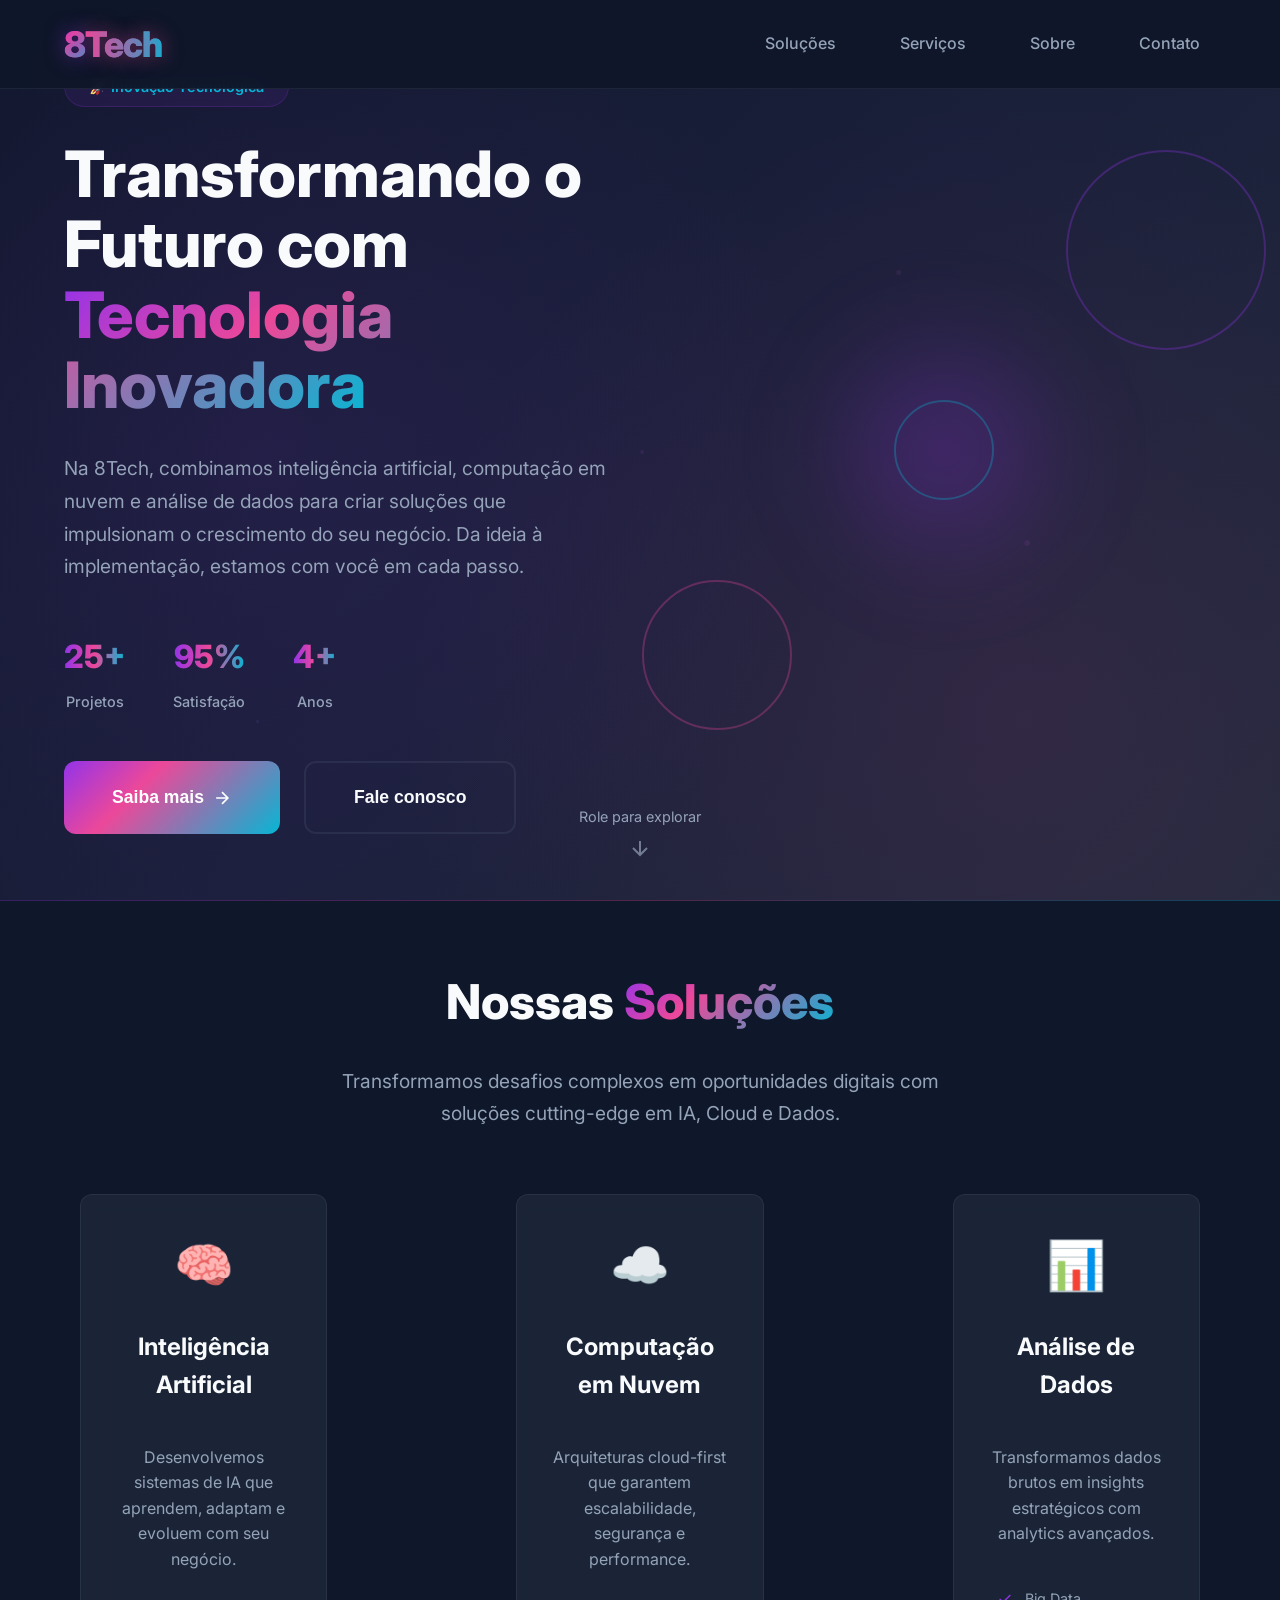
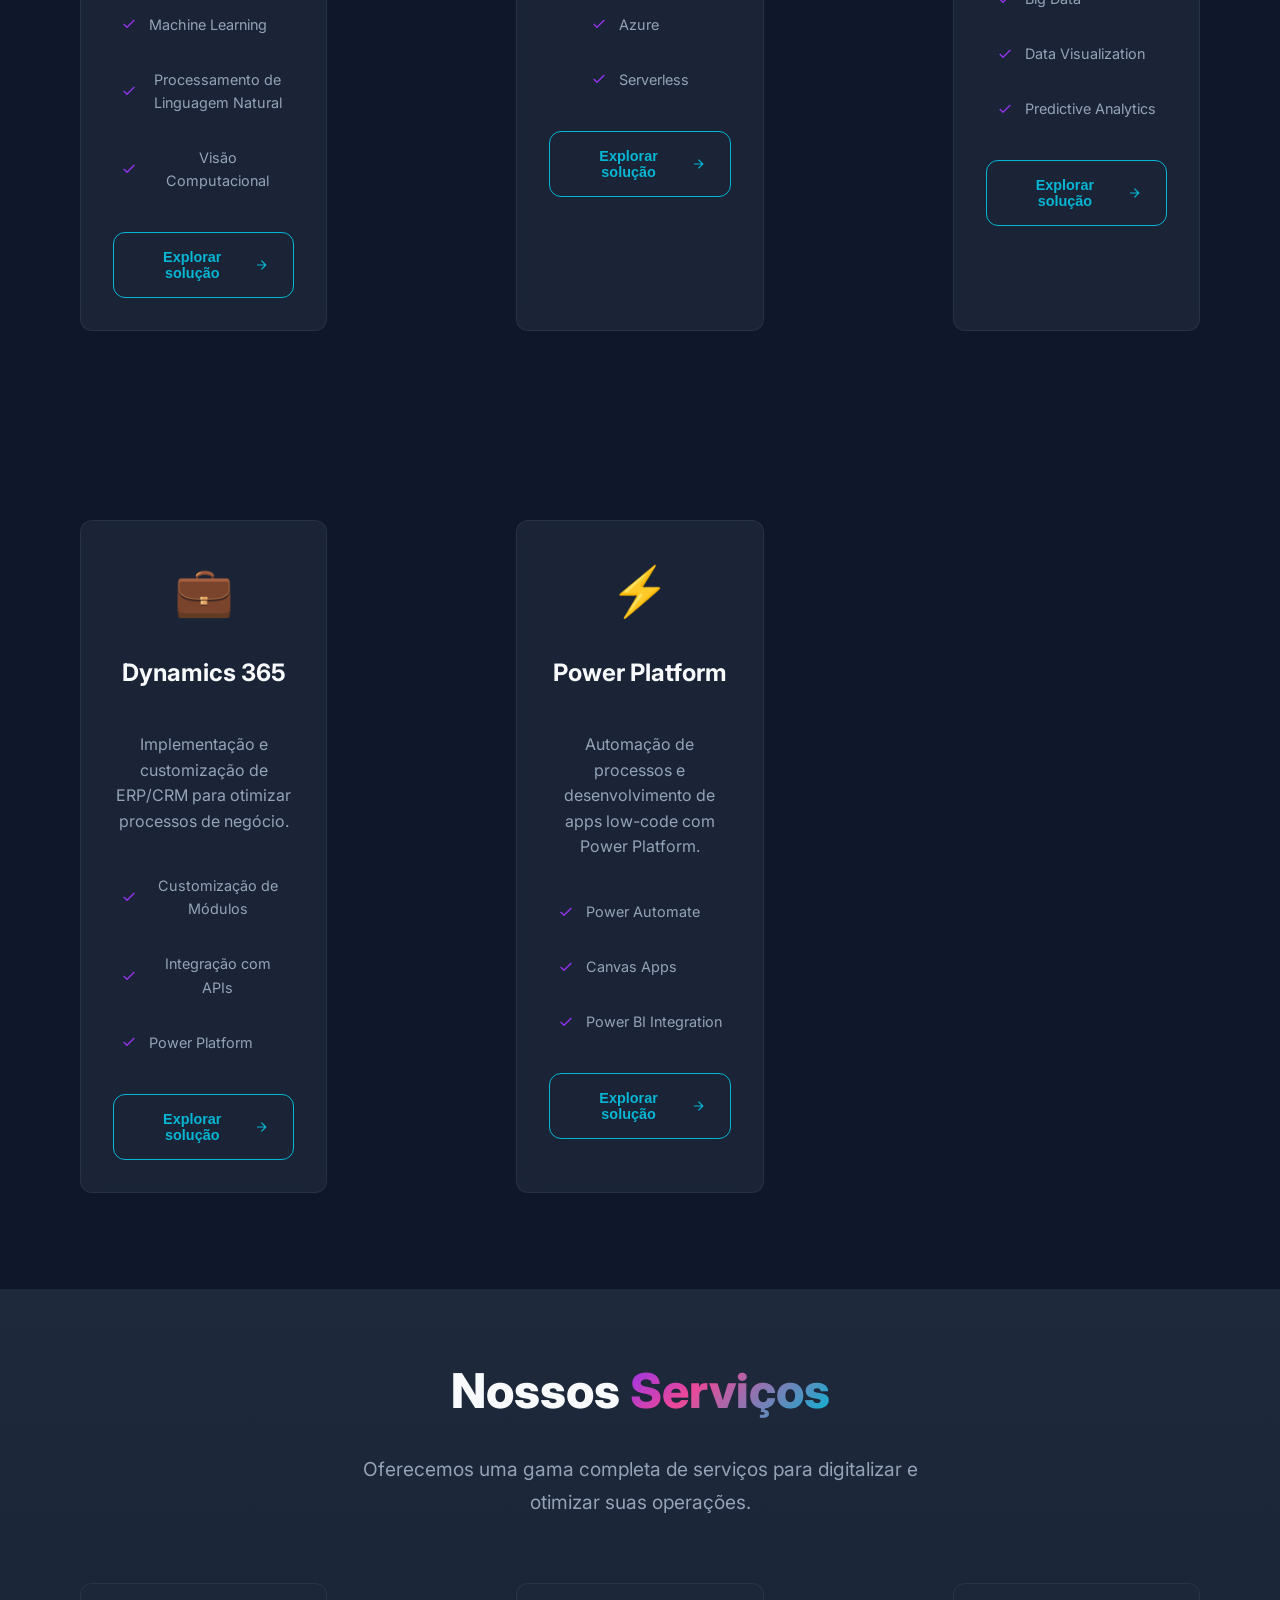
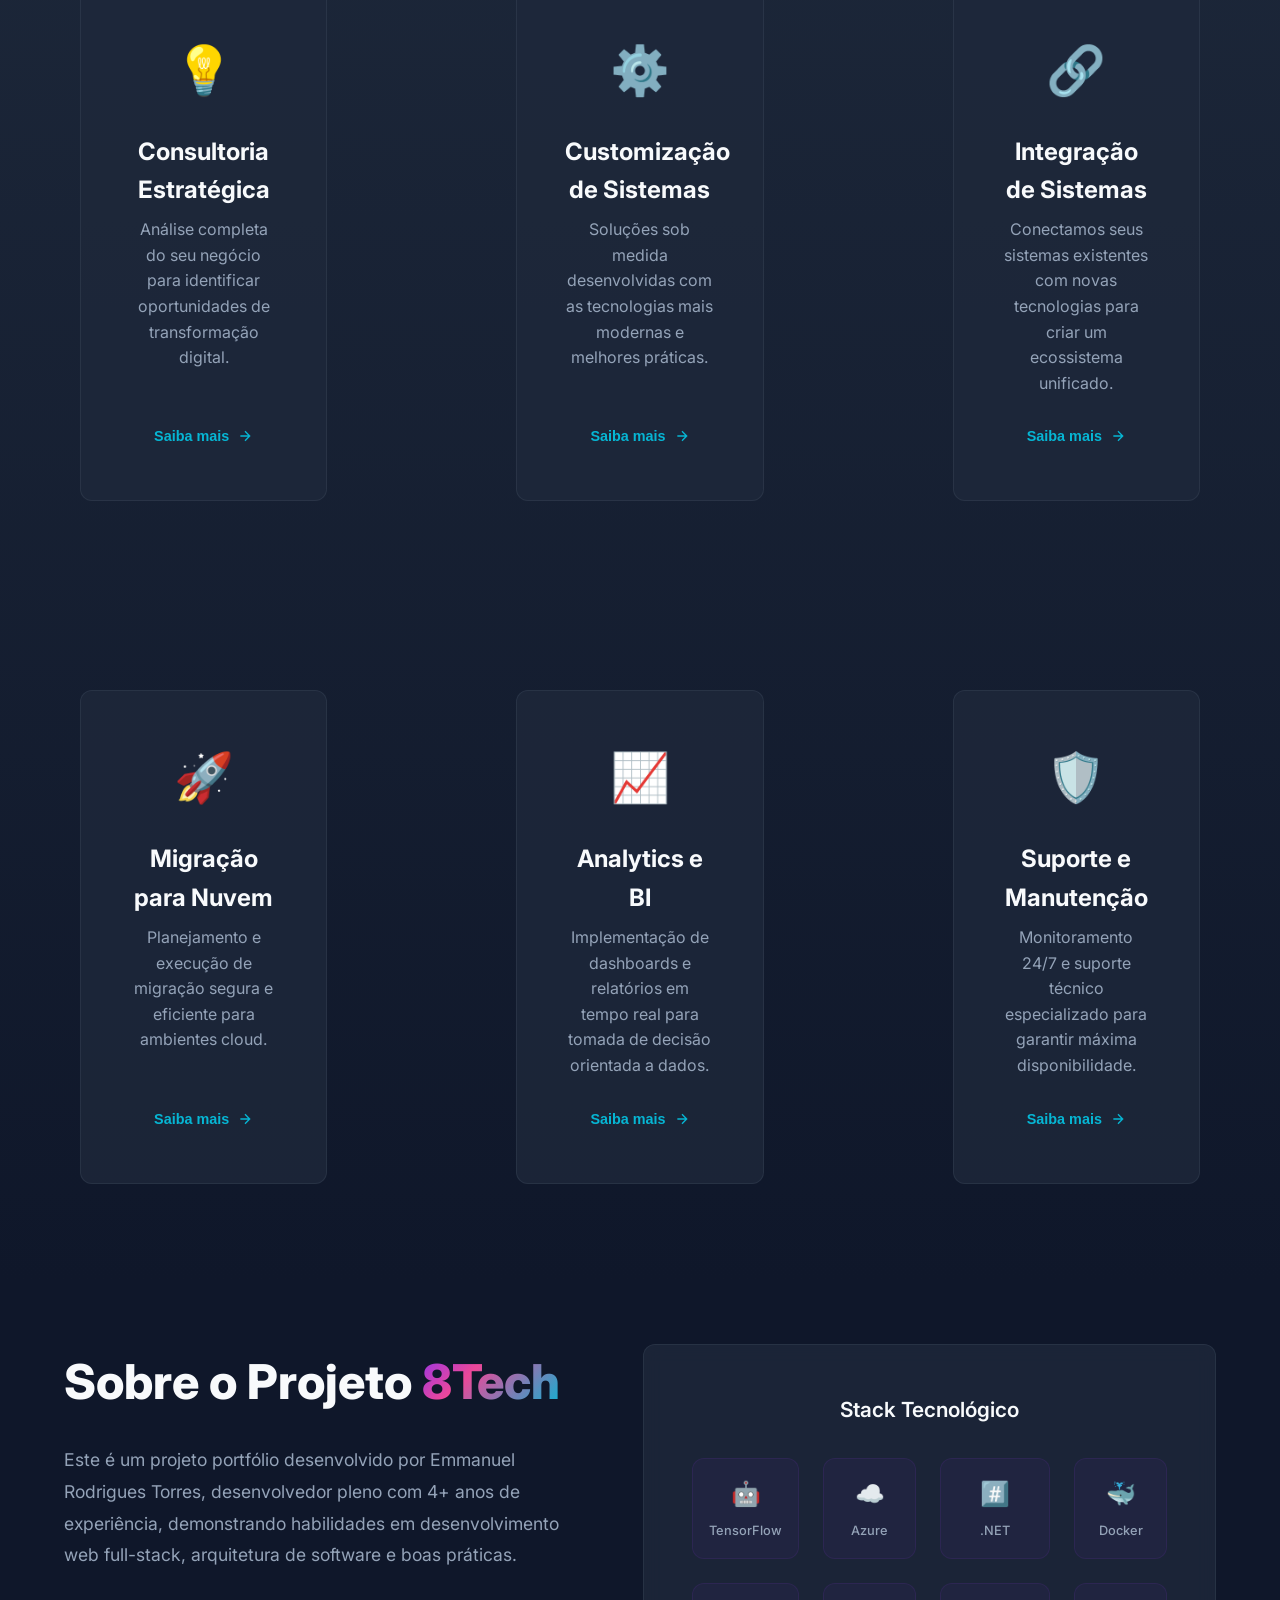
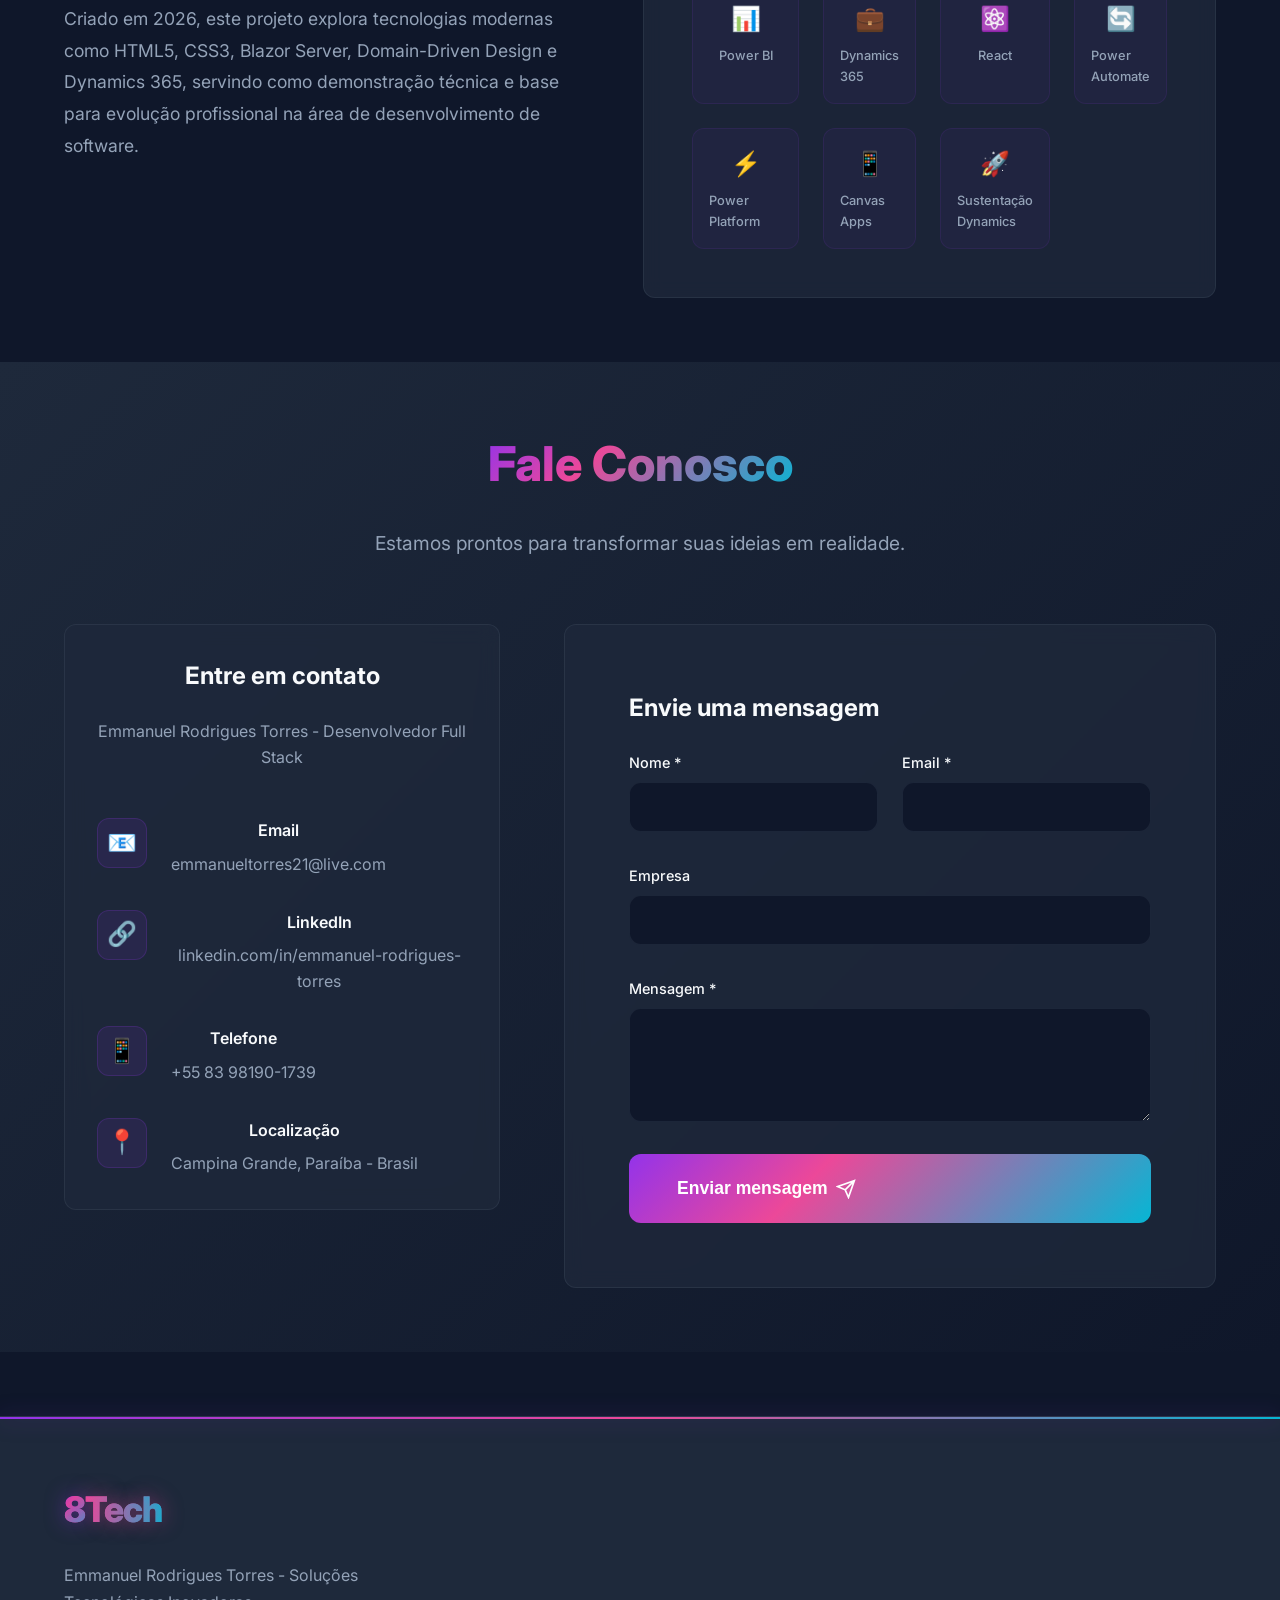
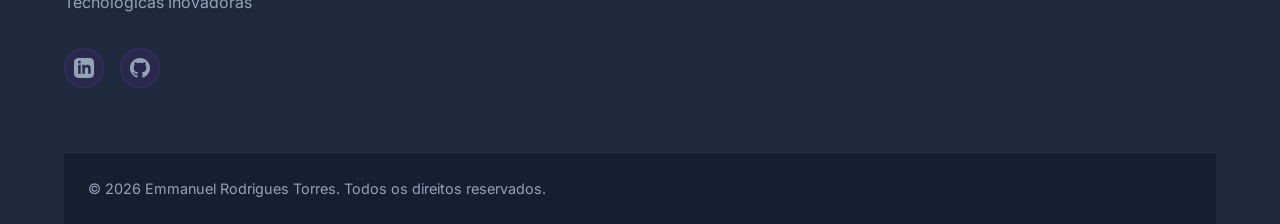
<file: index.html>
<!DOCTYPE html>
<html lang="pt-BR">
<head>
    <meta charset="utf-8" />
    <meta name="viewport" content="width=device-width, initial-scale=1.0" />
    <title>8Tech - Soluções Tecnológicas Inovadoras</title>
    
    <!-- Google Fonts - Inter -->
    <link rel="preconnect" href="https://fonts.googleapis.com">
    <link rel="preconnect" href="https://fonts.gstatic.com" crossorigin>
    <link href="https://fonts.googleapis.com/css2?family=Inter:wght@300;400;500;600;700;800&display=swap" rel="stylesheet">
    
    <!-- CSS Files -->
    <link rel="stylesheet" href="css/8tech-official.css?v=20260306-1720">
    <link rel="stylesheet" href="css/logo-integration.css?v=20260306-1720">
    <link rel="stylesheet" href="css/logo-official.css?v=20260306-1720">
    <link rel="stylesheet" href="css/cards-vertical.css?v=20260306-1720">
    
    <style>
        /* 8Tech - Cores Oficiais baseadas na logo */
        :root {
            /* Gradiente oficial da logo 8Tech - roxo, rosa e azul neon */
            --primary-gradient: linear-gradient(135deg, #9333EA 0%, #EC4899 35%, #06B6D4 100%);
            --primary-color: #9333EA;
            --secondary-color: #EC4899;
            --accent-color: #06B6D4;
            --neon-purple: #9333EA;
            --neon-pink: #EC4899;
            --neon-cyan: #06B6D4;
            
            /* Cores de fundo mantendo o dark theme */
            --dark-bg: #0F172A;
            --dark-surface: #1E293B;
            --light-text: #F8FAFC;
            --muted-text: #94A3B8;
            --card-bg: rgba(30, 41, 59, 0.8);
            --card-border: rgba(148, 163, 184, 0.1);
            
            /* Gradientes adicionais baseados na logo */
            --logo-gradient: linear-gradient(90deg, #9333EA 0%, #EC4899 50%, #06B6D4 100%);
            --neon-glow: 0 0 20px rgba(236, 72, 153, 0.5);
            --neon-glow-hover: 0 0 30px rgba(147, 51, 234, 0.8);
            
            /* Sombras com efeito neon */
            --shadow-neon-purple: 0 0 20px rgba(147, 51, 234, 0.6);
            --shadow-neon-pink: 0 0 20px rgba(236, 72, 153, 0.6);
            --shadow-neon-cyan: 0 0 20px rgba(6, 182, 212, 0.6);
            --shadow-neon-combo: 0 0 30px rgba(147, 51, 234, 0.4), 0 0 60px rgba(236, 72, 153, 0.3);
            
            /* Tipografia moderna */
            --font-family: 'Inter', -apple-system, BlinkMacSystemFont, 'Segoe UI', sans-serif;
            
            /* Espaçamentos */
            --spacing-xs: 0.5rem;
            --spacing-sm: 1rem;
            --spacing-md: 1.5rem;
            --spacing-lg: 2rem;
            --spacing-xl: 3rem;
            --spacing-2xl: 4rem;
            
            /* Sombras */
            --shadow-sm: 0 1px 2px 0 rgb(0 0 0 / 0.05);
            --shadow-md: 0 4px 6px -1px rgb(0 0 0 / 0.1);
            --shadow-lg: 0 10px 15px -3px rgb(0 0 0 / 0.1);
            --shadow-xl: 0 20px 25px -5px rgb(0 0 0 / 0.1);
            
            /* Bordas e transições */
            --border-radius: 0.75rem;
            --transition-fast: 150ms cubic-bezier(0.4, 0, 0.2, 1);
            --transition-normal: 300ms cubic-bezier(0.4, 0, 0.2, 1);
            --transition-slow: 500ms cubic-bezier(0.4, 0, 0.2, 1);
        }

        * {
            margin: 0;
            padding: 0;
            box-sizing: border-box;
        }

        html {
            scroll-behavior: smooth;
        }

        body {
            font-family: var(--font-family);
            background-color: var(--dark-bg);
            color: var(--light-text);
            line-height: 1.6;
            overflow-x: hidden;
        }

        .container {
            max-width: 1200px;
            margin: 0 auto;
            padding: 0 var(--spacing-md);
        }

        .gradient-text {
            background: var(--primary-gradient);
            -webkit-background-clip: text;
            -webkit-text-fill-color: transparent;
            background-clip: text;
        }

        .gradient-bg {
            background: var(--primary-gradient);
        }

        .card-hover {
            transition: all var(--transition-normal);
            cursor: pointer;
        }

        .card-hover:hover {
            transform: translateY(-4px);
            box-shadow: var(--shadow-xl), var(--shadow-neon-combo);
        }

        .btn-primary {
            background: var(--primary-gradient);
            color: white;
            border: none;
            padding: var(--spacing-sm) var(--spacing-lg);
            border-radius: var(--border-radius);
            font-weight: 600;
            font-size: 1rem;
            cursor: pointer;
            transition: all var(--transition-normal);
            position: relative;
            overflow: hidden;
            display: inline-flex;
            align-items: center;
            gap: var(--spacing-xs);
        }

        .btn-primary::before {
            content: '';
            position: absolute;
            top: 0;
            left: -100%;
            width: 100%;
            height: 100%;
            background: linear-gradient(90deg, transparent, rgba(255,255,255,0.2), transparent);
            transition: left var(--transition-slow);
        }

        .btn-primary:hover::before {
            left: 100%;
        }

        .btn-primary:hover {
            transform: translateY(-2px);
            box-shadow: var(--shadow-lg), var(--shadow-neon);
        }

        .btn-large {
            padding: var(--spacing-md) var(--spacing-xl);
            font-size: 1.1rem;
        }

        .btn-secondary {
            background: transparent;
            color: var(--light-text);
            border: 2px solid var(--card-border);
            padding: var(--spacing-md) var(--spacing-xl);
            border-radius: var(--border-radius);
            font-weight: 600;
            font-size: 1.1rem;
            cursor: pointer;
            transition: all var(--transition-normal);
            display: inline-flex;
            align-items: center;
            gap: var(--spacing-xs);
        }

        .btn-secondary:hover {
            background: var(--card-bg);
            border-color: var(--primary-color);
            transform: translateY(-2px);
        }

        .section-padding {
            padding: var(--spacing-2xl) 0;
        }

        /* Header */
        .header-fixed {
            position: fixed;
            top: 0;
            left: 0;
            right: 0;
            z-index: 1000;
            background: rgba(15, 23, 42, 0.95);
            backdrop-filter: blur(10px);
            border-bottom: 1px solid var(--card-border);
            transition: all var(--transition-normal);
        }

        .navbar {
            padding: var(--spacing-sm) 0;
        }

        .navbar .container {
            display: flex;
            justify-content: space-between;
            align-items: center;
        }

        .nav-brand .logo-link {
            text-decoration: none;
        }

        .logo-container {
            display: flex;
            align-items: center;
            gap: var(--spacing-sm);
        }

        .logo-image {
            height: 45px;
            width: auto;
            filter: drop-shadow(var(--shadow-neon-combo));
            transition: all var(--transition-normal);
            animation: logoNeonPulse 3s ease-in-out infinite;
        }

        .logo-image:hover {
            transform: scale(1.05);
            filter: drop-shadow(var(--shadow-neon-hover));
        }

        .logo-text-fallback {
            font-size: 2.2rem;
            font-weight: 800;
            letter-spacing: -0.02em;
            display: flex;
            align-items: center;
        }

        .logo-8 {
            background: var(--primary-gradient);
            -webkit-background-clip: text;
            -webkit-text-fill-color: transparent;
            background-clip: text;
            text-shadow: 0 0 20px rgba(147, 51, 234, 0.5);
        }

        .logo-tech {
            background: linear-gradient(90deg, #EC4899 0%, #06B6D4 100%);
            -webkit-background-clip: text;
            -webkit-text-fill-color: transparent;
            background-clip: text;
            text-shadow: 0 0 20px rgba(236, 72, 153, 0.5);
        }

        .nav-menu {
            display: flex;
            align-items: center;
        }

        .nav-list {
            display: flex;
            list-style: none;
            gap: var(--spacing-lg);
            margin: 0;
            padding: 0;
        }

        .nav-link {
            color: var(--muted-text);
            text-decoration: none;
            font-weight: 500;
            padding: var(--spacing-xs) var(--spacing-sm);
            border-radius: var(--border-radius);
            transition: all var(--transition-fast);
            position: relative;
        }

        .nav-link::before {
            content: '';
            position: absolute;
            bottom: -2px;
            left: 50%;
            width: 0;
            height: 2px;
            background: var(--logo-gradient);
            transform: translateX(-50%);
            transition: width var(--transition-normal);
        }

        .nav-link:hover {
            color: var(--light-text);
            text-shadow: 0 0 10px rgba(236, 72, 153, 0.5);
        }

        .nav-link:hover::before {
            width: 80%;
            box-shadow: 0 0 10px rgba(147, 51, 234, 0.5);
        }

        .mobile-menu-toggle {
            display: none;
            flex-direction: column;
            gap: 4px;
            background: none;
            border: none;
            cursor: pointer;
            padding: var(--spacing-xs);
        }

        .hamburger-line {
            width: 24px;
            height: 2px;
            background: var(--light-text);
            transition: all var(--transition-normal);
            box-shadow: 0 0 5px rgba(236, 72, 153, 0.5);
        }

        /* Hero Section */
        .hero {
            min-height: 100vh;
            background: linear-gradient(135deg, var(--dark-bg) 0%, #1a1f3a 50%, var(--dark-surface) 100%);
            display: flex;
            align-items: center;
            position: relative;
            overflow: hidden;
        }

        .hero::before {
            content: '';
            position: absolute;
            top: 0;
            left: 0;
            right: 0;
            bottom: 0;
            background: radial-gradient(circle at 20% 50%, rgba(147, 51, 234, 0.1) 0%, transparent 50%),
                        radial-gradient(circle at 80% 80%, rgba(236, 72, 153, 0.1) 0%, transparent 50%);
            pointer-events: none;
        }

        .hero-particles {
            position: absolute;
            top: 0;
            left: 0;
            width: 100%;
            height: 100%;
            pointer-events: none;
        }

        .particle {
            position: absolute;
            background: var(--logo-gradient);
            border-radius: 50%;
            opacity: 0.1;
            animation: float-particle 20s infinite linear;
        }

        .particle-1 {
            width: 4px;
            height: 4px;
            top: 20%;
            left: 10%;
            animation-delay: 0s;
        }

        .particle-2 {
            width: 6px;
            height: 6px;
            top: 60%;
            left: 80%;
            animation-delay: 3s;
        }

        .particle-3 {
            width: 3px;
            height: 3px;
            top: 80%;
            left: 20%;
            animation-delay: 6s;
        }

        .particle-4 {
            width: 5px;
            height: 5px;
            top: 30%;
            left: 70%;
            animation-delay: 9s;
        }

        .particle-5 {
            width: 4px;
            height: 4px;
            top: 50%;
            left: 50%;
            animation-delay: 12s;
        }

        .hero-badge {
            display: inline-flex;
            align-items: center;
            background: rgba(147, 51, 234, 0.1);
            border: 1px solid rgba(147, 51, 234, 0.2);
            border-radius: 50px;
            padding: var(--spacing-xs) var(--spacing-md);
            margin-bottom: var(--spacing-lg);
            backdrop-filter: blur(10px);
            animation: badge-glow 2s ease-in-out infinite;
        }

        .badge-text {
            font-size: 0.9rem;
            font-weight: 600;
            color: var(--accent-color);
        }

        .hero-stats {
            display: flex;
            gap: var(--spacing-xl);
            margin: var(--spacing-lg) 0 var(--spacing-xl) 0;
        }

        .hero-stats .stat-item {
            text-align: center;
        }

        .hero-stats .stat-number {
            font-size: 2rem;
            font-weight: 800;
            background: var(--logo-gradient);
            -webkit-background-clip: text;
            -webkit-text-fill-color: transparent;
            background-clip: text;
            margin-bottom: var(--spacing-xs);
        }

        .hero-stats .stat-label {
            color: var(--muted-text);
            font-size: 0.9rem;
            font-weight: 500;
        }

        .tech-circles {
            position: absolute;
            top: 0;
            left: 0;
            width: 100%;
            height: 100%;
            pointer-events: none;
        }

        .tech-circle {
            position: absolute;
            border: 2px solid;
            border-radius: 50%;
            opacity: 0.3;
        }

        .circle-1 {
            width: 200px;
            height: 200px;
            top: -50px;
            right: -50px;
            border-color: var(--neon-purple);
            animation: rotate-circle 20s linear infinite;
        }

        .circle-2 {
            width: 150px;
            height: 150px;
            bottom: -30px;
            left: -30px;
            border-color: var(--neon-pink);
            animation: rotate-circle 15s linear infinite reverse;
        }

        .circle-3 {
            width: 100px;
            height: 100px;
            top: 50%;
            left: 50%;
            transform: translate(-50%, -50%);
            border-color: var(--neon-cyan);
            animation: rotate-circle 10s linear infinite;
        }

        .scroll-indicator {
            position: absolute;
            bottom: var(--spacing-lg);
            left: 50%;
            transform: translateX(-50%);
            text-align: center;
            color: var(--muted-text);
            animation: float 2s ease-in-out infinite;
        }

        .scroll-text {
            font-size: 0.9rem;
            margin-bottom: var(--spacing-xs);
        }

        .scroll-arrow {
            opacity: 0.7;
        }

        .hero-content {
            display: grid;
            grid-template-columns: 1fr 1fr;
            gap: var(--spacing-2xl);
            align-items: center;
            position: relative;
            z-index: 1;
        }

        .hero-text {
            max-width: 600px;
        }

        .hero-title {
            font-size: clamp(2.5rem, 5vw, 4rem);
            font-weight: 800;
            line-height: 1.1;
            margin-bottom: var(--spacing-lg);
            color: var(--light-text);
        }

        .hero-description {
            font-size: 1.2rem;
            color: var(--muted-text);
            line-height: 1.7;
            margin-bottom: var(--spacing-xl);
        }

        .hero-actions {
            display: flex;
            gap: var(--spacing-md);
            flex-wrap: wrap;
        }

        .hero-visual {
            position: relative;
            height: 500px;
            display: flex;
            align-items: center;
            justify-content: center;
        }

        .floating-cards {
            position: relative;
            width: 100%;
            height: 100%;
        }

        .card-float {
            position: absolute;
            background: var(--card-bg);
            border: 1px solid var(--card-border);
            border-radius: var(--border-radius);
            padding: var(--spacing-lg);
            display: flex;
            flex-direction: column;
            align-items: center;
            gap: var(--spacing-sm);
            backdrop-filter: blur(10px);
            transition: all var(--transition-normal);
        }

        .card-float:hover {
            transform: translateY(-8px) scale(1.05);
            box-shadow: var(--shadow-xl), var(--shadow-neon-combo);
        }

        .card-1 {
            top: 20%;
            left: 10%;
        }

        .card-2 {
            top: 50%;
            right: 20%;
        }

        .card-3 {
            bottom: 20%;
            left: 30%;
        }

        .card-icon {
            font-size: 2.5rem;
            margin-bottom: var(--spacing-xs);
        }

        .card-title {
            font-weight: 600;
            color: var(--light-text);
            margin-bottom: var(--spacing-xs);
        }

        .card-subtitle {
            font-size: 0.8rem;
            color: var(--muted-text);
            font-weight: 500;
        }

        .glow-orb {
            position: absolute;
            top: 50%;
            left: 50%;
            transform: translate(-50%, -50%);
            width: 300px;
            height: 300px;
            background: radial-gradient(circle, rgba(147, 51, 234, 0.3) 0%, transparent 70%);
            border-radius: 50%;
            filter: blur(40px);
        }

        /* Solutions Section */
        .solutions-section {
            background: var(--dark-bg);
            position: relative;
        }

        .solutions-section::before {
            content: '';
            position: absolute;
            top: 0;
            left: 0;
            right: 0;
            height: 1px;
            background: var(--logo-gradient);
            opacity: 0.3;
        }

        .section-header {
            text-align: center;
            margin-bottom: var(--spacing-2xl);
        }

        .section-title {
            font-size: clamp(2rem, 4vw, 3rem);
            font-weight: 800;
            margin-bottom: var(--spacing-md);
            color: var(--light-text);
        }

        .section-description {
            font-size: 1.2rem;
            color: var(--muted-text);
            max-width: 600px;
            margin: 0 auto;
            line-height: 1.7;
        }

        .solutions-grid {
            display: grid;
            grid-template-columns: repeat(auto-fit, minmax(350px, 1fr));
            gap: var(--spacing-xl);
            margin-bottom: var(--spacing-2xl);
        }

        .solution-card {
            background: var(--card-bg);
            border: 1px solid var(--card-border);
            border-radius: var(--border-radius);
            padding: var(--spacing-xl);
            backdrop-filter: blur(10px);
            position: relative;
            overflow: hidden;
        }

        .solution-card::before {
            content: '';
            position: absolute;
            top: 0;
            left: 0;
            right: 0;
            height: 3px;
            background: var(--logo-gradient);
            opacity: 0;
            transition: opacity var(--transition-normal);
        }

        .solution-card:hover::before {
            opacity: 1;
        }

        .card-header {
            text-align: center;
            margin-bottom: var(--spacing-lg);
        }

        .card-icon-large {
            font-size: 3rem;
            margin-bottom: var(--spacing-md);
            display: inline-block;
            animation: float 3s ease-in-out infinite;
        }

        .card-title {
            font-size: 1.5rem;
            font-weight: 700;
            color: var(--light-text);
            margin: 0;
        }

        .card-content {
            margin-bottom: var(--spacing-lg);
        }

        .card-description {
            color: var(--muted-text);
            line-height: 1.6;
            margin-bottom: var(--spacing-lg);
            text-align: center;
        }

        .card-features {
            display: flex;
            flex-direction: column;
            gap: var(--spacing-sm);
        }

        .feature-item {
            display: flex;
            align-items: center;
            gap: var(--spacing-xs);
            color: var(--muted-text);
            font-size: 0.9rem;
        }

        .feature-item svg {
            color: var(--accent-color);
            flex-shrink: 0;
        }

        .card-footer {
            text-align: center;
        }

        .card-action {
            background: transparent;
            color: var(--accent-color);
            border: 1px solid var(--accent-color);
            padding: var(--spacing-sm) var(--spacing-md);
            border-radius: var(--border-radius);
            font-weight: 600;
            cursor: pointer;
            transition: all var(--transition-normal);
            display: inline-flex;
            align-items: center;
            gap: var(--spacing-xs);
            font-size: 0.9rem;
        }

        .card-action:hover {
            background: var(--accent-color);
            color: white;
            transform: translateY(-2px);
            box-shadow: 0 4px 12px rgba(6, 182, 212, 0.3);
        }

        /* Services Section */
        .services-section {
            background: linear-gradient(180deg, var(--dark-surface) 0%, var(--dark-bg) 100%);
        }

        .services-grid {
            display: grid;
            grid-template-columns: repeat(auto-fit, minmax(300px, 1fr));
            gap: var(--spacing-lg);
            margin-bottom: var(--spacing-2xl);
        }

        .services-metrics {
            background: var(--card-bg);
            border: 1px solid var(--card-border);
            border-radius: var(--border-radius);
            padding: var(--spacing-2xl);
            backdrop-filter: blur(10px);
        }

        .metrics-grid {
            display: grid;
            grid-template-columns: repeat(auto-fit, minmax(200px, 1fr));
            gap: var(--spacing-xl);
            text-align: center;
        }

        .metric-item {
            display: flex;
            flex-direction: column;
            align-items: center;
            gap: var(--spacing-xs);
        }

        .metric-number {
            font-size: 2.5rem;
            font-weight: 800;
            background: var(--logo-gradient);
            -webkit-background-clip: text;
            -webkit-text-fill-color: transparent;
            background-clip: text;
        }

        .metric-label {
            color: var(--muted-text);
            font-size: 1rem;
            font-weight: 500;
        }

        .service-item {
            background: var(--card-bg);
            border: 1px solid var(--card-border);
            border-radius: var(--border-radius);
            padding: var(--spacing-xl);
            text-align: center;
            transition: all var(--transition-normal);
            position: relative;
            overflow: hidden;
        }

        .service-item::before {
            content: '';
            position: absolute;
            top: -50%;
            left: -50%;
            width: 200%;
            height: 200%;
            background: radial-gradient(circle, rgba(147, 51, 234, 0.1) 0%, transparent 70%);
            opacity: 0;
            transition: opacity var(--transition-normal);
            pointer-events: none;
        }

        .service-item:hover::before {
            opacity: 1;
        }

        .service-icon {
            font-size: 3rem;
            margin-bottom: var(--spacing-md);
            display: inline-block;
            transition: transform var(--transition-normal);
        }

        .service-item:hover .service-icon {
            transform: scale(1.1);
        }

        .service-title {
            font-size: 1.3rem;
            font-weight: 700;
            color: var(--light-text);
            margin: 0 0 var(--spacing-md) 0;
        }

        .service-description {
            color: var(--muted-text);
            line-height: 1.6;
            margin-bottom: var(--spacing-lg);
            flex-grow: 1;
        }

        .learn-more-btn {
            background: transparent;
            color: var(--accent-color);
            border: none;
            padding: var(--spacing-xs) var(--spacing-sm);
            font-weight: 600;
            cursor: pointer;
            transition: all var(--transition-fast);
            display: inline-flex;
            align-items: center;
            gap: var(--spacing-xs);
            font-size: 0.9rem;
        }

        .learn-more-btn:hover {
            gap: var(--spacing-sm);
            color: var(--light-text);
        }

        /* About Section */
        .about-section {
            background: var(--dark-bg);
            position: relative;
        }

        .about-content {
            display: grid;
            grid-template-columns: 1fr 1fr;
            gap: var(--spacing-2xl);
            align-items: start;
        }

        .about-text {
            max-width: 600px;
        }

        .about-description {
            color: var(--muted-text);
            line-height: 1.8;
            margin-bottom: var(--spacing-lg);
            font-size: 1.1rem;
        }

        .tech-stack {
            background: var(--card-bg);
            border: 1px solid var(--card-border);
            border-radius: var(--border-radius);
            padding: var(--spacing-xl);
            backdrop-filter: blur(10px);
        }

        .stack-title {
            color: var(--light-text);
            font-size: 1.3rem;
            font-weight: 600;
            margin: 0 0 var(--spacing-lg) 0;
            text-align: center;
        }

        .tech-grid {
            display: grid;
            grid-template-columns: repeat(4, 1fr);
            gap: var(--spacing-md);
        }

        .tech-item {
            display: flex;
            flex-direction: column;
            align-items: center;
            gap: var(--spacing-xs);
            padding: var(--spacing-sm);
            background: rgba(147, 51, 234, 0.05);
            border: 1px solid rgba(147, 51, 234, 0.1);
            border-radius: var(--border-radius);
            transition: all var(--transition-normal);
        }

        .tech-item:hover {
            transform: translateY(-4px);
            background: rgba(147, 51, 234, 0.1);
            border-color: var(--primary-color);
        }

        .tech-logo {
            font-size: 1.5rem;
        }

        .tech-item span {
            color: var(--muted-text);
            font-size: 0.8rem;
            font-weight: 500;
        }

        /* Contact Section */
        .contact-section {
            background: linear-gradient(135deg, var(--dark-surface) 0%, var(--dark-bg) 100%);
        }

        .contact-content {
            display: grid;
            grid-template-columns: 1fr 1fr;
            gap: var(--spacing-2xl);
        }

        .contact-card, .form-card {
            background: var(--card-bg);
            border: 1px solid var(--card-border);
            border-radius: var(--border-radius);
            padding: var(--spacing-2xl);
            backdrop-filter: blur(10px);
            height: fit-content;
        }

        .contact-title, .form-title {
            font-size: 1.5rem;
            font-weight: 700;
            color: var(--light-text);
            margin: 0 0 var(--spacing-md) 0;
        }

        .contact-description {
            color: var(--muted-text);
            line-height: 1.6;
            margin-bottom: var(--spacing-xl);
        }

        .contact-items {
            display: flex;
            flex-direction: column;
            gap: var(--spacing-lg);
        }

        .contact-item {
            display: flex;
            gap: var(--spacing-md);
            align-items: start;
        }

        .contact-icon {
            font-size: 1.5rem;
            width: 50px;
            height: 50px;
            display: flex;
            align-items: center;
            justify-content: center;
            background: rgba(147, 51, 234, 0.1);
            border: 1px solid rgba(147, 51, 234, 0.2);
            border-radius: var(--border-radius);
            flex-shrink: 0;
        }

        .contact-details h4 {
            color: var(--light-text);
            font-size: 1rem;
            font-weight: 600;
            margin: 0 0 var(--spacing-xs) 0;
        }

        .contact-details a,
        .contact-details p {
            color: var(--muted-text);
            text-decoration: none;
            transition: color var(--transition-fast);
        }

        .contact-details a:hover {
            color: var(--accent-color);
        }

        .contact-form {
            display: flex;
            flex-direction: column;
            gap: var(--spacing-lg);
        }

        .form-row {
            display: grid;
            grid-template-columns: 1fr 1fr;
            gap: var(--spacing-md);
        }

        .form-group {
            display: flex;
            flex-direction: column;
            gap: var(--spacing-xs);
        }

        .form-group label {
            color: var(--light-text);
            font-weight: 500;
            font-size: 0.9rem;
        }

        .form-input {
            background: var(--dark-bg);
            border: 1px solid var(--card-border);
            border-radius: var(--border-radius);
            padding: var(--spacing-sm);
            color: var(--light-text);
            font-family: var(--font-family);
            transition: all var(--transition-fast);
        }

        .form-input:focus {
            outline: none;
            border-color: var(--primary-color);
            box-shadow: 0 0 0 3px rgba(147, 51, 234, 0.1);
        }

        /* Footer */
        .footer {
            background: var(--dark-surface);
            border-top: 1px solid var(--card-border);
            margin-top: var(--spacing-2xl);
            position: relative;
        }

        .footer::before {
            content: '';
            position: absolute;
            top: 0;
            left: 0;
            right: 0;
            height: 2px;
            background: var(--logo-gradient);
            box-shadow: 0 0 20px rgba(147, 51, 234, 0.5);
        }

        .footer-content {
            display: grid;
            grid-template-columns: 1fr 2fr;
            gap: var(--spacing-2xl);
            padding: var(--spacing-2xl) 0;
        }

        .footer-brand .logo-container {
            margin-bottom: var(--spacing-md);
        }

        .footer-brand .logo-image {
            height: 40px;
            filter: drop-shadow(0 0 15px rgba(147, 51, 234, 0.4));
        }

        .footer-description {
            color: var(--muted-text);
            max-width: 400px;
            margin-bottom: var(--spacing-lg);
            line-height: 1.7;
        }

        .social-links {
            display: flex;
            gap: var(--spacing-sm);
        }

        .social-link {
            display: flex;
            align-items: center;
            justify-content: center;
            width: 40px;
            height: 40px;
            background: rgba(147, 51, 234, 0.1);
            border: 1px solid rgba(147, 51, 234, 0.2);
            border-radius: 50%;
            color: var(--muted-text);
            text-decoration: none;
            transition: all var(--transition-normal);
        }

        .social-link:hover {
            background: var(--logo-gradient);
            border-color: transparent;
            color: white;
            transform: translateY(-2px);
            box-shadow: var(--shadow-neon-combo);
        }

        .footer-bottom {
            background: rgba(15, 23, 42, 0.5);
            border-top: 1px solid var(--card-border);
        }

        .footer-bottom-content {
            display: flex;
            justify-content: space-between;
            align-items: center;
            padding: var(--spacing-md) 0;
        }

        .copyright {
            color: var(--muted-text);
            font-size: 0.9rem;
        }

        /* Animações */
        @keyframes float {
            0%, 100% { transform: translateY(0px); }
            50% { transform: translateY(-10px); }
        }

        @keyframes float-particle {
            0% {
                transform: translateY(0px) translateX(0px);
                opacity: 0;
            }
            10% {
                opacity: 0.1;
            }
            90% {
                opacity: 0.1;
            }
            100% {
                transform: translateY(-100vh) translateX(100px);
                opacity: 0;
            }
        }

        @keyframes rotate-circle {
            from { transform: rotate(0deg); }
            to { transform: rotate(360deg); }
        }

        @keyframes badge-glow {
            0%, 100% {
                box-shadow: 0 0 10px rgba(147, 51, 234, 0.3);
            }
            50% {
                box-shadow: 0 0 20px rgba(236, 72, 153, 0.5);
            }
        }

        @keyframes pulse-glow {
            0%, 100% { box-shadow: 0 0 20px rgba(107, 70, 193, 0.5); }
            50% { box-shadow: 0 0 40px rgba(107, 70, 193, 0.8); }
        }

        @keyframes logoNeonPulse {
            0%, 100% {
                filter: drop-shadow(0 0 20px rgba(147, 51, 234, 0.6));
            }
            50% {
                filter: drop-shadow(0 0 30px rgba(236, 72, 153, 0.8));
            }
        }

        @keyframes logoNeonGlow {
            0%, 100% {
                filter: drop-shadow(0 0 25px rgba(147, 51, 234, 0.8));
            }
            50% {
                filter: drop-shadow(0 0 40px rgba(6, 182, 212, 1));
            }
        }

        @keyframes fadeInUp {
            from {
                opacity: 0;
                transform: translateY(30px);
            }
            to {
                opacity: 1;
                transform: translateY(0);
            }
        }

        .animate-float {
            animation: float 3s ease-in-out infinite;
        }

        .animate-pulse-glow {
            animation: pulse-glow 2s ease-in-out infinite;
        }

        .animate-fadeInUp {
            animation: fadeInUp 0.8s ease-out;
        }

        /* Mobile Responsivo */
        @media (max-width: 768px) {
            .container {
                padding: 0 var(--spacing-sm);
            }

            .mobile-menu-toggle {
                display: flex;
            }

            .nav-menu {
                position: fixed;
                top: 70px;
                left: 0;
                right: 0;
                background: var(--dark-surface);
                backdrop-filter: blur(10px);
                border-bottom: 1px solid var(--card-border);
                transform: translateY(-100%);
                opacity: 0;
                visibility: hidden;
                transition: all var(--transition-normal);
            }

            .nav-menu.active {
                transform: translateY(0);
                opacity: 1;
                visibility: visible;
            }

            .nav-list {
                flex-direction: column;
                padding: var(--spacing-lg);
                gap: var(--spacing-md);
            }

            .nav-link {
                display: block;
                text-align: center;
                padding: var(--spacing-sm);
            }

            .logo-image {
                height: 35px;
            }

            .hero-content {
                grid-template-columns: 1fr;
                gap: var(--spacing-xl);
                text-align: center;
            }

            .hero-text {
                max-width: 100%;
            }

            .hero-actions {
                justify-content: center;
            }

            .hero-visual {
                height: 400px;
            }

            .card-float {
                padding: var(--spacing-md);
            }

            .card-1 {
                top: 10%;
                left: 20%;
            }

            .card-2 {
                top: 40%;
                right: 10%;
            }

            .card-3 {
                bottom: 10%;
                left: 40%;
            }

            .glow-orb {
                width: 200px;
                height: 200px;
            }

            .solutions-grid {
                grid-template-columns: 1fr;
                gap: var(--spacing-lg);
            }

            .services-grid {
                grid-template-columns: 1fr;
                gap: var(--spacing-md);
            }

            .about-content {
                grid-template-columns: 1fr;
                gap: var(--spacing-xl);
            }

            .about-text {
                max-width: 100%;
            }

            .tech-grid {
                grid-template-columns: repeat(2, 1fr);
            }

            .contact-content {
                grid-template-columns: 1fr;
                gap: var(--spacing-xl);
            }

            .form-row {
                grid-template-columns: 1fr;
            }

            .contact-card, .form-card {
                padding: var(--spacing-xl);
            }

            .footer-content {
                grid-template-columns: 1fr;
                gap: var(--spacing-xl);
            }

            .footer-bottom-content {
                flex-direction: column;
                gap: var(--spacing-sm);
                text-align: center;
            }
        }
    </style>
</head>
<body>
    <!-- Header -->
    <header class="header-fixed">
        <nav class="navbar">
            <div class="container">
                <div class="nav-brand">
                    <a href="/" class="logo-link">
                        <div class="logo-container">
                            <!-- Placeholder para logo oficial -->
                            <div class="logo-text-fallback">
                                <span class="logo-8">8</span><span class="logo-tech">Tech</span>
                            </div>
                        </div>
                    </a>
                </div>
                
                <div class="nav-menu">
                    <ul class="nav-list">
                        <li class="nav-item">
                            <a href="#solucoes" class="nav-link">Soluções</a>
                        </li>
                        <li class="nav-item">
                            <a href="#servicos" class="nav-link">Serviços</a>
                        </li>
                        <li class="nav-item">
                            <a href="#sobre" class="nav-link">Sobre</a>
                        </li>
                        <li class="nav-item">
                            <a href="#contato" class="nav-link">Contato</a>
                        </li>
                    </ul>
                </div>
                
                <button class="mobile-menu-toggle" onclick="toggleMobileMenu()">
                    <span class="hamburger-line"></span>
                    <span class="hamburger-line"></span>
                    <span class="hamburger-line"></span>
                </button>
            </div>
        </nav>
    </header>

    <main>
        <!-- Hero Section -->
        <section class="hero" id="home">
            <div class="hero-particles">
                <div class="particle particle-1"></div>
                <div class="particle particle-2"></div>
                <div class="particle particle-3"></div>
                <div class="particle particle-4"></div>
                <div class="particle particle-5"></div>
            </div>
            
            <div class="container">
                <div class="hero-content">
                    <div class="hero-text">
                        <div class="hero-badge">
                            <span class="badge-text">🚀 Inovação Tecnológica</span>
                        </div>
                        <h1 class="hero-title">
                            Transformando o Futuro com
                            <span class="gradient-text">Tecnologia Inovadora</span>
                        </h1>
                        <p class="hero-description">
                            Na 8Tech, combinamos inteligência artificial, computação em nuvem e análise de dados 
                            para criar soluções que impulsionam o crescimento do seu negócio. 
                            Da ideia à implementação, estamos com você em cada passo.
                        </p>
                        <div class="hero-stats">
                            <div class="stat-item">
                                <div class="stat-number">25+</div>
                                <div class="stat-label">Projetos</div>
                            </div>
                            <div class="stat-item">
                                <div class="stat-number">95%</div>
                                <div class="stat-label">Satisfação</div>
                            </div>
                            <div class="stat-item">
                                <div class="stat-number">4+</div>
                                <div class="stat-label">Anos</div>
                            </div>
                        </div>
                        <div class="hero-actions">
                            <button class="btn-primary btn-large" onclick="scrollToSection('solucoes')">
                                Saiba mais
                                <svg width="20" height="20" viewBox="0 0 24 24" fill="none" stroke="currentColor" stroke-width="2">
                                    <path d="M5 12h14M12 5l7 7-7 7"/>
                                </svg>
                            </button>
                            <button class="btn-secondary btn-large" onclick="scrollToSection('contato')">
                                Fale conosco
                            </button>
                        </div>
                    </div>
                    
                    <div class="hero-visual">
                        <div class="floating-cards">
                            <!-- Cards flutuantes removidos -->
                        </div>
                        <div class="glow-orb animate-pulse-glow"></div>
                        <div class="tech-circles">
                            <div class="tech-circle circle-1"></div>
                            <div class="tech-circle circle-2"></div>
                            <div class="tech-circle circle-3"></div>
                        </div>
                    </div>
                </div>
            </div>
            
            <div class="scroll-indicator">
                <div class="scroll-text">Role para explorar</div>
                <div class="scroll-arrow">
                    <svg width="24" height="24" viewBox="0 0 24 24" fill="none" stroke="currentColor" stroke-width="2">
                        <path d="M12 5v14M19 12l-7 7-7-7"/>
                    </svg>
                </div>
            </div>
        </section>

        <!-- Solutions Section -->
        <section class="solutions-section section-padding" id="solucoes">
            <div class="container">
                <div class="section-header">
                    <h2 class="section-title">
                        Nossas <span class="gradient-text">Soluções</span>
                    </h2>
                    <p class="section-description">
                        Transformamos desafios complexos em oportunidades digitais com soluções 
                        cutting-edge em IA, Cloud e Dados.
                    </p>
                </div>

                <div class="solutions-grid">
                    <div class="solution-card card-hover">
                        <div class="card-header">
                            <div class="card-icon-large">🧠</div>
                            <h3 class="card-title">Inteligência Artificial</h3>
                        </div>
                        <div class="card-content">
                            <p class="card-description">
                                Desenvolvemos sistemas de IA que aprendem, adaptam e evoluem com seu negócio.
                            </p>
                            <div class="card-features">
                                <div class="feature-item">
                                    <svg width="16" height="16" viewBox="0 0 24 24" fill="none" stroke="currentColor" stroke-width="2">
                                        <path d="M20 6L9 17l-5-5"/>
                                    </svg>
                                    <span>Machine Learning</span>
                                </div>
                                <div class="feature-item">
                                    <svg width="16" height="16" viewBox="0 0 24 24" fill="none" stroke="currentColor" stroke-width="2">
                                        <path d="M20 6L9 17l-5-5"/>
                                    </svg>
                                    <span>Processamento de Linguagem Natural</span>
                                </div>
                                <div class="feature-item">
                                    <svg width="16" height="16" viewBox="0 0 24 24" fill="none" stroke="currentColor" stroke-width="2">
                                        <path d="M20 6L9 17l-5-5"/>
                                    </svg>
                                    <span>Visão Computacional</span>
                                </div>
                            </div>
                        </div>
                        <div class="card-footer">
                            <button class="card-action" onclick="scrollToSection('contato')">
                                Explorar solução
                                <svg width="16" height="16" viewBox="0 0 24 24" fill="none" stroke="currentColor" stroke-width="2">
                                    <path d="M5 12h14M12 5l7 7-7 7"/>
                                </svg>
                            </button>
                        </div>
                    </div>
                    
                    <div class="solution-card card-hover">
                        <div class="card-header">
                            <div class="card-icon-large">☁️</div>
                            <h3 class="card-title">Computação em Nuvem</h3>
                        </div>
                        <div class="card-content">
                            <p class="card-description">
                                Arquiteturas cloud-first que garantem escalabilidade, segurança e performance.
                            </p>
                            <div class="card-features">
                                <div class="feature-item">
                                    <svg width="16" height="16" viewBox="0 0 24 24" fill="none" stroke="currentColor" stroke-width="2">
                                        <path d="M20 6L9 17l-5-5"/>
                                    </svg>
                                    <span>Azure</span>
                                </div>
                                <div class="feature-item">
                                    <svg width="16" height="16" viewBox="0 0 24 24" fill="none" stroke="currentColor" stroke-width="2">
                                        <path d="M20 6L9 17l-5-5"/>
                                    </svg>
                                    <span>Serverless</span>
                                </div>
                            </div>
                        </div>
                        <div class="card-footer">
                            <button class="card-action" onclick="scrollToSection('contato')">
                                Explorar solução
                                <svg width="16" height="16" viewBox="0 0 24 24" fill="none" stroke="currentColor" stroke-width="2">
                                    <path d="M5 12h14M12 5l7 7-7 7"/>
                                </svg>
                            </button>
                        </div>
                    </div>
                    
                    <div class="solution-card card-hover">
                        <div class="card-header">
                            <div class="card-icon-large">📊</div>
                            <h3 class="card-title">Análise de Dados</h3>
                        </div>
                        <div class="card-content">
                            <p class="card-description">
                                Transformamos dados brutos em insights estratégicos com analytics avançados.
                            </p>
                            <div class="card-features">
                                <div class="feature-item">
                                    <svg width="16" height="16" viewBox="0 0 24 24" fill="none" stroke="currentColor" stroke-width="2">
                                        <path d="M20 6L9 17l-5-5"/>
                                    </svg>
                                    <span>Big Data</span>
                                </div>
                                <div class="feature-item">
                                    <svg width="16" height="16" viewBox="0 0 24 24" fill="none" stroke="currentColor" stroke-width="2">
                                        <path d="M20 6L9 17l-5-5"/>
                                    </svg>
                                    <span>Data Visualization</span>
                                </div>
                                <div class="feature-item">
                                    <svg width="16" height="16" viewBox="0 0 24 24" fill="none" stroke="currentColor" stroke-width="2">
                                        <path d="M20 6L9 17l-5-5"/>
                                    </svg>
                                    <span>Predictive Analytics</span>
                                </div>
                            </div>
                        </div>
                        <div class="card-footer">
                            <button class="card-action" onclick="scrollToSection('contato')">
                                Explorar solução
                                <svg width="16" height="16" viewBox="0 0 24 24" fill="none" stroke="currentColor" stroke-width="2">
                                    <path d="M5 12h14M12 5l7 7-7 7"/>
                                </svg>
                            </button>
                        </div>
                    </div>
                    
                    <div class="solution-card card-hover">
                        <div class="card-header">
                            <div class="card-icon-large">💼</div>
                            <h3 class="card-title">Dynamics 365</h3>
                        </div>
                        <div class="card-content">
                            <p class="card-description">
                                Implementação e customização de ERP/CRM para otimizar processos de negócio.
                            </p>
                            <div class="card-features">
                                <div class="feature-item">
                                    <svg width="16" height="16" viewBox="0 0 24 24" fill="none" stroke="currentColor" stroke-width="2">
                                        <path d="M20 6L9 17l-5-5"/>
                                    </svg>
                                    <span>Customização de Módulos</span>
                                </div>
                                <div class="feature-item">
                                    <svg width="16" height="16" viewBox="0 0 24 24" fill="none" stroke="currentColor" stroke-width="2">
                                        <path d="M20 6L9 17l-5-5"/>
                                    </svg>
                                    <span>Integração com APIs</span>
                                </div>
                                <div class="feature-item">
                                    <svg width="16" height="16" viewBox="0 0 24 24" fill="none" stroke="currentColor" stroke-width="2">
                                        <path d="M20 6L9 17l-5-5"/>
                                    </svg>
                                    <span>Power Platform</span>
                                </div>
                            </div>
                        </div>
                        <div class="card-footer">
                            <button class="card-action" onclick="scrollToSection('contato')">
                                Explorar solução
                                <svg width="16" height="16" viewBox="0 0 24 24" fill="none" stroke="currentColor" stroke-width="2">
                                    <path d="M5 12h14M12 5l7 7-7 7"/>
                                </svg>
                            </button>
                        </div>
                    </div>
                    
                    <div class="solution-card card-hover">
                        <div class="card-header">
                            <div class="card-icon-large">⚡</div>
                            <h3 class="card-title">Power Platform</h3>
                        </div>
                        <div class="card-content">
                            <p class="card-description">
                                Automação de processos e desenvolvimento de apps low-code com Power Platform.
                            </p>
                            <div class="card-features">
                                <div class="feature-item">
                                    <svg width="16" height="16" viewBox="0 0 24 24" fill="none" stroke="currentColor" stroke-width="2">
                                        <path d="M20 6L9 17l-5-5"/>
                                    </svg>
                                    <span>Power Automate</span>
                                </div>
                                <div class="feature-item">
                                    <svg width="16" height="16" viewBox="0 0 24 24" fill="none" stroke="currentColor" stroke-width="2">
                                        <path d="M20 6L9 17l-5-5"/>
                                    </svg>
                                    <span>Canvas Apps</span>
                                </div>
                                <div class="feature-item">
                                    <svg width="16" height="16" viewBox="0 0 24 24" fill="none" stroke="currentColor" stroke-width="2">
                                        <path d="M20 6L9 17l-5-5"/>
                                    </svg>
                                    <span>Power BI Integration</span>
                                </div>
                            </div>
                        </div>
                        <div class="card-footer">
                            <button class="card-action" onclick="scrollToSection('contato')">
                                Explorar solução
                                <svg width="16" height="16" viewBox="0 0 24 24" fill="none" stroke="currentColor" stroke-width="2">
                                    <path d="M5 12h14M12 5l7 7-7 7"/>
                                </svg>
                            </button>
                        </div>
                    </div>
                </div>
            </div>
        </section>

        <!-- Services Section -->
        <section class="services-section section-padding" id="servicos">
            <div class="container">
                <div class="section-header">
                    <h2 class="section-title">
                        Nossos <span class="gradient-text">Serviços</span>
                    </h2>
                    <p class="section-description">
                        Oferecemos uma gama completa de serviços para digitalizar e otimizar suas operações.
                    </p>
                </div>

                <div class="services-grid">
                    <div class="service-item card-hover">
                        <div class="service-icon">💡</div>
                        <h3 class="service-title">Consultoria Estratégica</h3>
                        <p class="service-description">
                            Análise completa do seu negócio para identificar oportunidades de transformação digital.
                        </p>
                        <button class="learn-more-btn" onclick="scrollToSection('contato')">
                            Saiba mais
                            <svg width="16" height="16" viewBox="0 0 24 24" fill="none" stroke="currentColor" stroke-width="2">
                                <path d="M5 12h14M12 5l7 7-7 7"/>
                            </svg>
                        </button>
                    </div>
                    
                    <div class="service-item card-hover">
                        <div class="service-icon">⚙️</div>
                        <h3 class="service-title">Customização de Sistemas</h3>
                        <p class="service-description">
                            Soluções sob medida desenvolvidas com as tecnologias mais modernas e melhores práticas.
                        </p>
                        <button class="learn-more-btn" onclick="scrollToSection('contato')">
                            Saiba mais
                            <svg width="16" height="16" viewBox="0 0 24 24" fill="none" stroke="currentColor" stroke-width="2">
                                <path d="M5 12h14M12 5l7 7-7 7"/>
                            </svg>
                        </button>
                    </div>
                    
                    <div class="service-item card-hover">
                        <div class="service-icon">🔗</div>
                        <h3 class="service-title">Integração de Sistemas</h3>
                        <p class="service-description">
                            Conectamos seus sistemas existentes com novas tecnologias para criar um ecossistema unificado.
                        </p>
                        <button class="learn-more-btn" onclick="scrollToSection('contato')">
                            Saiba mais
                            <svg width="16" height="16" viewBox="0 0 24 24" fill="none" stroke="currentColor" stroke-width="2">
                                <path d="M5 12h14M12 5l7 7-7 7"/>
                            </svg>
                        </button>
                    </div>
                    
                    <div class="service-item card-hover">
                        <div class="service-icon">🚀</div>
                        <h3 class="service-title">Migração para Nuvem</h3>
                        <p class="service-description">
                            Planejamento e execução de migração segura e eficiente para ambientes cloud.
                        </p>
                        <button class="learn-more-btn" onclick="scrollToSection('contato')">
                            Saiba mais
                            <svg width="16" height="16" viewBox="0 0 24 24" fill="none" stroke="currentColor" stroke-width="2">
                                <path d="M5 12h14M12 5l7 7-7 7"/>
                            </svg>
                        </button>
                    </div>
                    
                    <div class="service-item card-hover">
                        <div class="service-icon">📈</div>
                        <h3 class="service-title">Analytics e BI</h3>
                        <p class="service-description">
                            Implementação de dashboards e relatórios em tempo real para tomada de decisão orientada a dados.
                        </p>
                        <button class="learn-more-btn" onclick="scrollToSection('contato')">
                            Saiba mais
                            <svg width="16" height="16" viewBox="0 0 24 24" fill="none" stroke="currentColor" stroke-width="2">
                                <path d="M5 12h14M12 5l7 7-7 7"/>
                            </svg>
                        </button>
                    </div>
                    
                    <div class="service-item card-hover">
                        <div class="service-icon">🛡️</div>
                        <h3 class="service-title">Suporte e Manutenção</h3>
                        <p class="service-description">
                            Monitoramento 24/7 e suporte técnico especializado para garantir máxima disponibilidade.
                        </p>
                        <button class="learn-more-btn" onclick="scrollToSection('contato')">
                            Saiba mais
                            <svg width="16" height="16" viewBox="0 0 24 24" fill="none" stroke="currentColor" stroke-width="2">
                                <path d="M5 12h14M12 5l7 7-7 7"/>
                            </svg>
                        </button>
                    </div>
                </div>

                </div>
        </section>

        <!-- About Section -->
        <section class="about-section section-padding" id="sobre">
            <div class="container">
                <div class="about-content">
                    <div class="about-text">
                        <h2 class="section-title">
                            Sobre o Projeto <span class="gradient-text">8Tech</span>
                        </h2>
                        <p class="about-description">
                            Este é um projeto portfólio desenvolvido por Emmanuel Rodrigues Torres, 
                            desenvolvedor pleno com 4+ anos de experiência, demonstrando habilidades 
                            em desenvolvimento web full-stack, arquitetura de software e boas práticas.
                        </p>
                        <p class="about-description">
                            Criado em 2026, este projeto explora tecnologias modernas como HTML5, CSS3, 
                            Blazor Server, Domain-Driven Design e Dynamics 365, servindo como demonstração técnica 
                            e base para evolução profissional na área de desenvolvimento de software.
                        </p>
                    </div>
                    
                    <div class="about-visual">
                        <div class="tech-stack">
                            <h3 class="stack-title">Stack Tecnológico</h3>
                            <div class="tech-grid">
                                <div class="tech-item">
                                    <div class="tech-logo">🤖</div>
                                    <span>TensorFlow</span>
                                </div>
                                <div class="tech-item">
                                    <div class="tech-logo">☁️</div>
                                    <span>Azure</span>
                                </div>
                                <div class="tech-item">
                                    <div class="tech-logo">#️⃣</div>
                                    <span>.NET</span>
                                </div>
                                <div class="tech-item">
                                    <div class="tech-logo">🐳</div>
                                    <span>Docker</span>
                                </div>
                                <div class="tech-item">
                                    <div class="tech-logo">📊</div>
                                    <span>Power BI</span>
                                </div>
                                <div class="tech-item">
                                    <div class="tech-logo">💼</div>
                                    <span>Dynamics 365</span>
                                </div>
                                <div class="tech-item">
                                    <div class="tech-logo">⚛️</div>
                                    <span>React</span>
                                </div>
                                <div class="tech-item">
                                    <div class="tech-logo">🔄</div>
                                    <span>Power Automate</span>
                                </div>
                                <div class="tech-item">
                                    <div class="tech-logo">⚡</div>
                                    <span>Power Platform</span>
                                </div>
                                <div class="tech-item">
                                    <div class="tech-logo">📱</div>
                                    <span>Canvas Apps</span>
                                </div>
                                <div class="tech-item">
                                    <div class="tech-logo">🚀</div>
                                    <span>Sustentação Dynamics</span>
                                </div>
                            </div>
                        </div>
                    </div>
                </div>
            </div>
        </section>

        <!-- Contact Section -->
        <section class="contact-section section-padding" id="contato">
            <div class="container">
                <div class="section-header">
                    <h2 class="section-title">
                        <span class="gradient-text">Fale Conosco</span>
                    </h2>
                    <p class="section-description">
                        Estamos prontos para transformar suas ideias em realidade.
                    </p>
                </div>

                <div class="contact-content">
                    <div class="contact-info">
                        <div class="contact-card">
                            <h3 class="contact-title">Entre em contato</h3>
                            <p class="contact-description">
                                Emmanuel Rodrigues Torres - Desenvolvedor Full Stack
                            </p>
                            
                            <div class="contact-items">
                                <div class="contact-item">
                                    <div class="contact-icon">📧</div>
                                    <div class="contact-details">
                                        <h4>Email</h4>
                                        <a href="mailto:emmanueltorres21@live.com">emmanueltorres21@live.com</a>
                                    </div>
                                </div>
                                
                                <div class="contact-item">
                                    <div class="contact-icon">🔗</div>
                                    <div class="contact-details">
                                        <h4>LinkedIn</h4>
                                        <a href="https://www.linkedin.com/in/emmanuel-rodrigues-torres/" target="_blank">linkedin.com/in/emmanuel-rodrigues-torres</a>
                                    </div>
                                </div>
                                
                                <div class="contact-item">
                                    <div class="contact-icon">📱</div>
                                    <div class="contact-details">
                                        <h4>Telefone</h4>
                                        <a href="tel:+5583981901739">+55 83 98190-1739</a>
                                    </div>
                                </div>
                                
                                <div class="contact-item">
                                    <div class="contact-icon">📍</div>
                                    <div class="contact-details">
                                        <h4>Localização</h4>
                                        <p>Campina Grande, Paraíba - Brasil</p>
                                    </div>
                                </div>
                            </div>
                        </div>
                    </div>

                    <div class="contact-form">
                        <div class="form-card">
                            <h3 class="form-title">Envie uma mensagem</h3>
                            
                            <form class="contact-form" onsubmit="handleSubmit(event)">
                                <div class="form-row">
                                    <div class="form-group">
                                        <label for="name">Nome *</label>
                                        <input type="text" id="name" class="form-input" required />
                                    </div>
                                    
                                    <div class="form-group">
                                        <label for="email">Email *</label>
                                        <input type="email" id="email" class="form-input" required />
                                    </div>
                                </div>
                                
                                <div class="form-group">
                                    <label for="company">Empresa</label>
                                    <input type="text" id="company" class="form-input" />
                                </div>
                                
                                <div class="form-group">
                                    <label for="message">Mensagem *</label>
                                    <textarea id="message" class="form-input" rows="5" required></textarea>
                                </div>
                                
                                <button type="submit" class="btn-primary btn-large">
                                    Enviar mensagem
                                    <svg width="20" height="20" viewBox="0 0 24 24" fill="none" stroke="currentColor" stroke-width="2">
                                        <path d="M22 2L11 13M22 2l-7 20-4-9-9-4 20-7z"/>
                                    </svg>
                                </button>
                            </form>
                        </div>
                    </div>
                </div>
            </div>
        </section>
    </main>

    <!-- Footer -->
    <footer class="footer">
        <div class="container">
            <div class="footer-content">
                <div class="footer-brand">
                    <div class="logo-container">
                        <div class="logo-text-fallback">
                            <span class="logo-8">8</span><span class="logo-tech">Tech</span>
                        </div>
                    </div>
                    <p class="footer-description">
                        Emmanuel Rodrigues Torres - Soluções Tecnológicas Inovadoras
                    </p>
                    <div class="social-links">
                        <a href="https://linkedin.com/in/emmanueltorres" class="social-link" aria-label="LinkedIn">
                            <svg width="20" height="20" viewBox="0 0 24 24" fill="currentColor">
                                <path d="M19 0h-14c-2.761 0-5 2.239-5 5v14c0 2.761 2.239 5 5 5h14c2.762 0 5-2.239 5-5v-14c0-2.761-2.238-5-5-5zm-11 19h-3v-11h3v11zm-1.5-12.268c-.966 0-1.75-.79-1.75-1.764s.784-1.764 1.75-1.764 1.75.79 1.75 1.764-.783 1.764-1.75 1.764zm13.5 12.268h-3v-5.604c0-3.368-4-3.113-4 0v5.604h-3v-11h3v1.765c1.396-2.586 7-2.777 7 2.476v6.759z"/>
                            </svg>
                        </a>
                        <a href="https://github.com/emmanueltorresbackend" class="social-link" aria-label="GitHub">
                            <svg width="20" height="20" viewBox="0 0 24 24" fill="currentColor">
                                <path d="M12 0c-6.626 0-12 5.373-12 12 0 5.302 3.438 9.8 8.207 11.387.599.111.793-.261.793-.577v-2.234c-3.338.726-4.033-1.416-4.033-1.416-.546-1.387-1.333-1.756-1.333-1.756-1.089-.745.083-.729.083-.729 1.205.084 1.839 1.237 1.839 1.237 1.07 1.834 2.807 1.304 3.492.997.107-.775.418-1.305.762-1.604-2.665-.305-5.467-1.334-5.467-5.931 0-1.311.469-2.381 1.236-3.221-.124-.303-.535-1.524.117-3.176 0 0 1.008-.322 3.301 1.23.957-.266 1.983-.399 3.003-.404 1.02.005 2.047.138 3.006.404 2.291-1.552 3.297-1.23 3.297-1.23.653 1.653.242 2.874.118 3.176.77.84 1.235 1.911 1.235 3.221 0 4.609-2.807 5.624-5.479 5.921.43.372.823 1.102.823 2.222v3.293c0 .319.192.694.801.576 4.765-1.589 8.199-6.086 8.199-11.386 0-6.627-5.373-12-12-12z"/>
                            </svg>
                        </a>
                    </div>
                </div>
            </div>
            
            <div class="footer-bottom">
                <div class="container">
                    <div class="footer-bottom-content">
                        <p class="copyright">
                            © 2026 Emmanuel Rodrigues Torres. Todos os direitos reservados.
                        </p>
                    </div>
                </div>
            </div>
        </div>
    </footer>

    <script>
        // Smooth scroll
        function scrollToSection(sectionId) {
            const element = document.querySelector(`#${sectionId}`);
            if (element) {
                element.scrollIntoView({ behavior: 'smooth', block: 'start' });
            }
        }

        // Mobile menu toggle
        function toggleMobileMenu() {
            const nav = document.querySelector('.nav-menu');
            nav.classList.toggle('active');
        }

        // Form submit
        function handleSubmit(event) {
            event.preventDefault();
            alert('Mensagem enviada com sucesso! Entraremos em contato em breve.');
            event.target.reset();
        }

        // Scroll animations
        const observerOptions = {
            threshold: 0.1,
            rootMargin: '0px 0px -50px 0px'
        };

        const observer = new IntersectionObserver((entries) => {
            entries.forEach(entry => {
                if (entry.isIntersecting) {
                    entry.target.classList.add('animate-fadeInUp');
                }
            });
        }, observerOptions);

        document.addEventListener('DOMContentLoaded', () => {
            const animateElements = document.querySelectorAll('.card-hover, .section-header');
            animateElements.forEach(el => observer.observe(el));
        });

        // Header scroll effect
        let lastScrollTop = 0;
        window.addEventListener('scroll', () => {
            const header = document.querySelector('.header-fixed');
            const scrollTop = window.pageYOffset || document.documentElement.scrollTop;
            
            if (scrollTop > lastScrollTop && scrollTop > 100) {
                header.style.transform = 'translateY(-100%)';
            } else {
                header.style.transform = 'translateY(0)';
            }
            
            lastScrollTop = scrollTop <= 0 ? 0 : scrollTop;
        });
    </script>
</body>
</html>
</file>
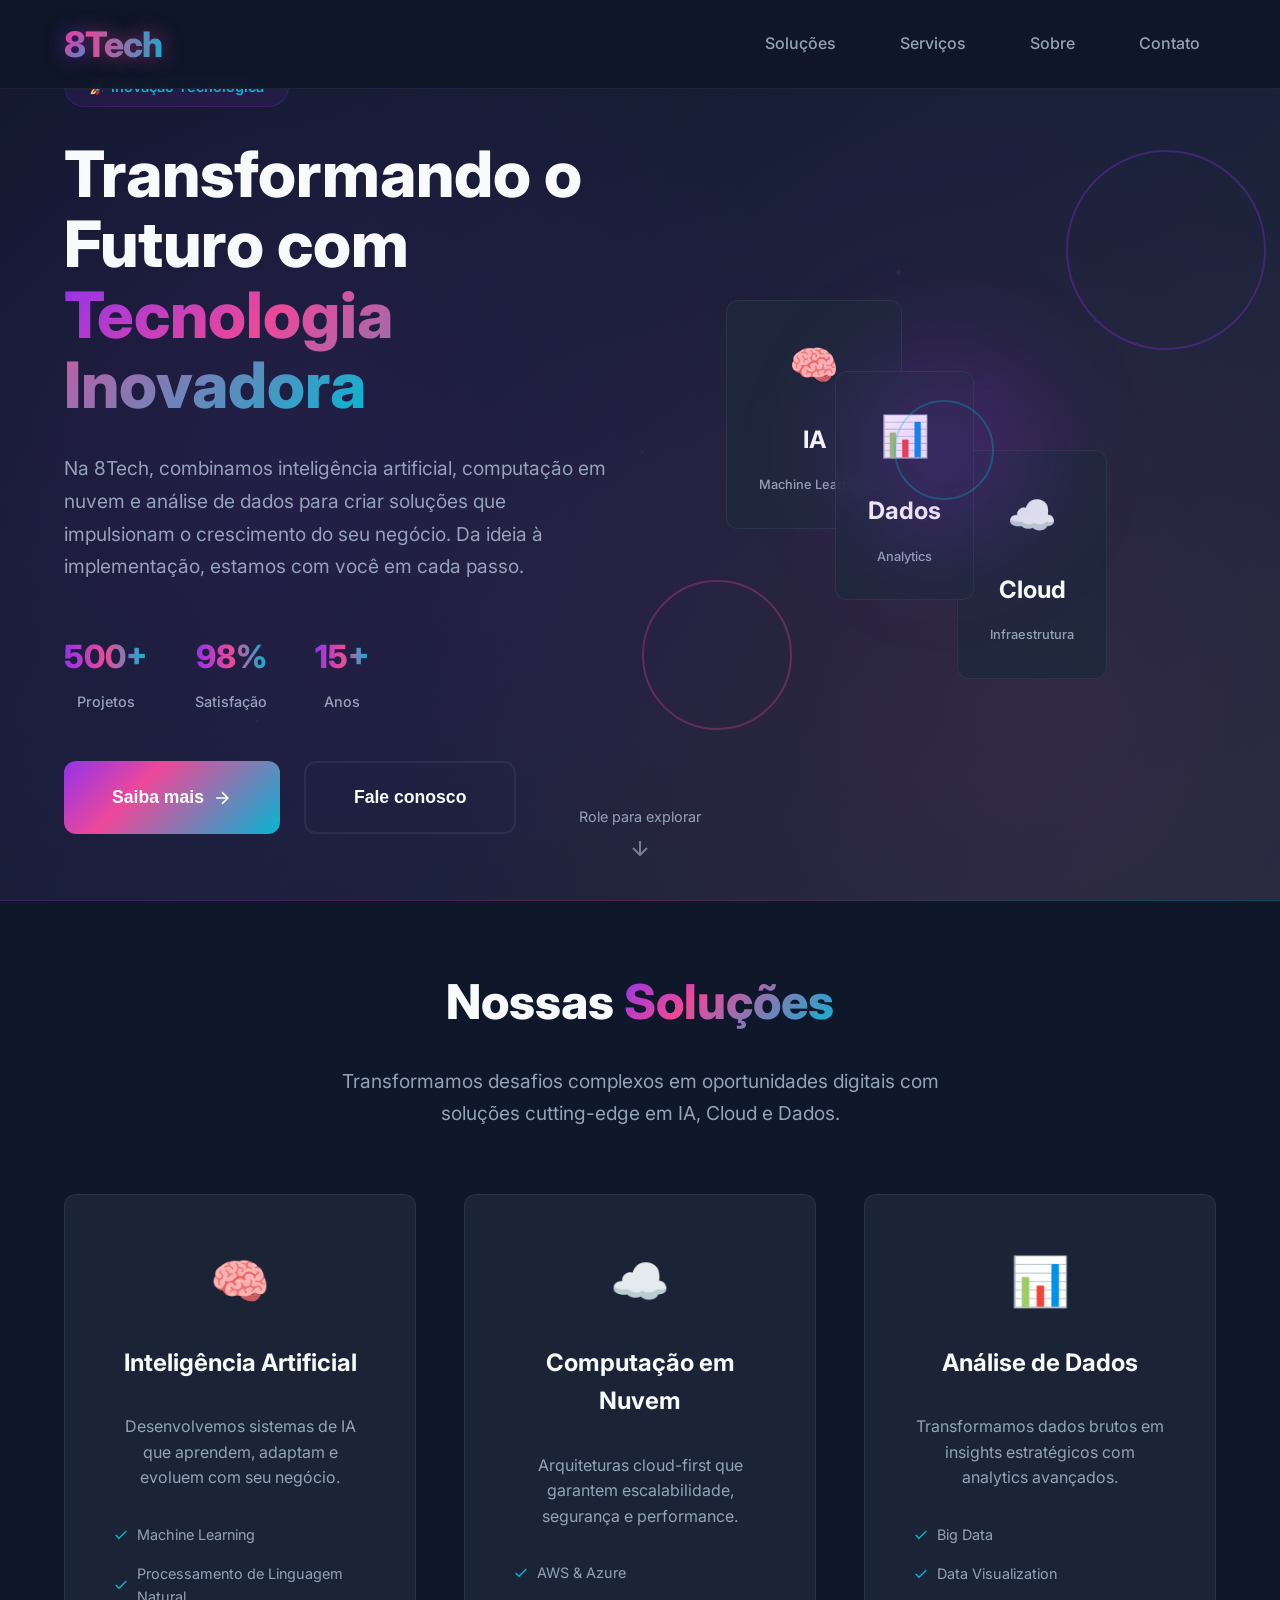
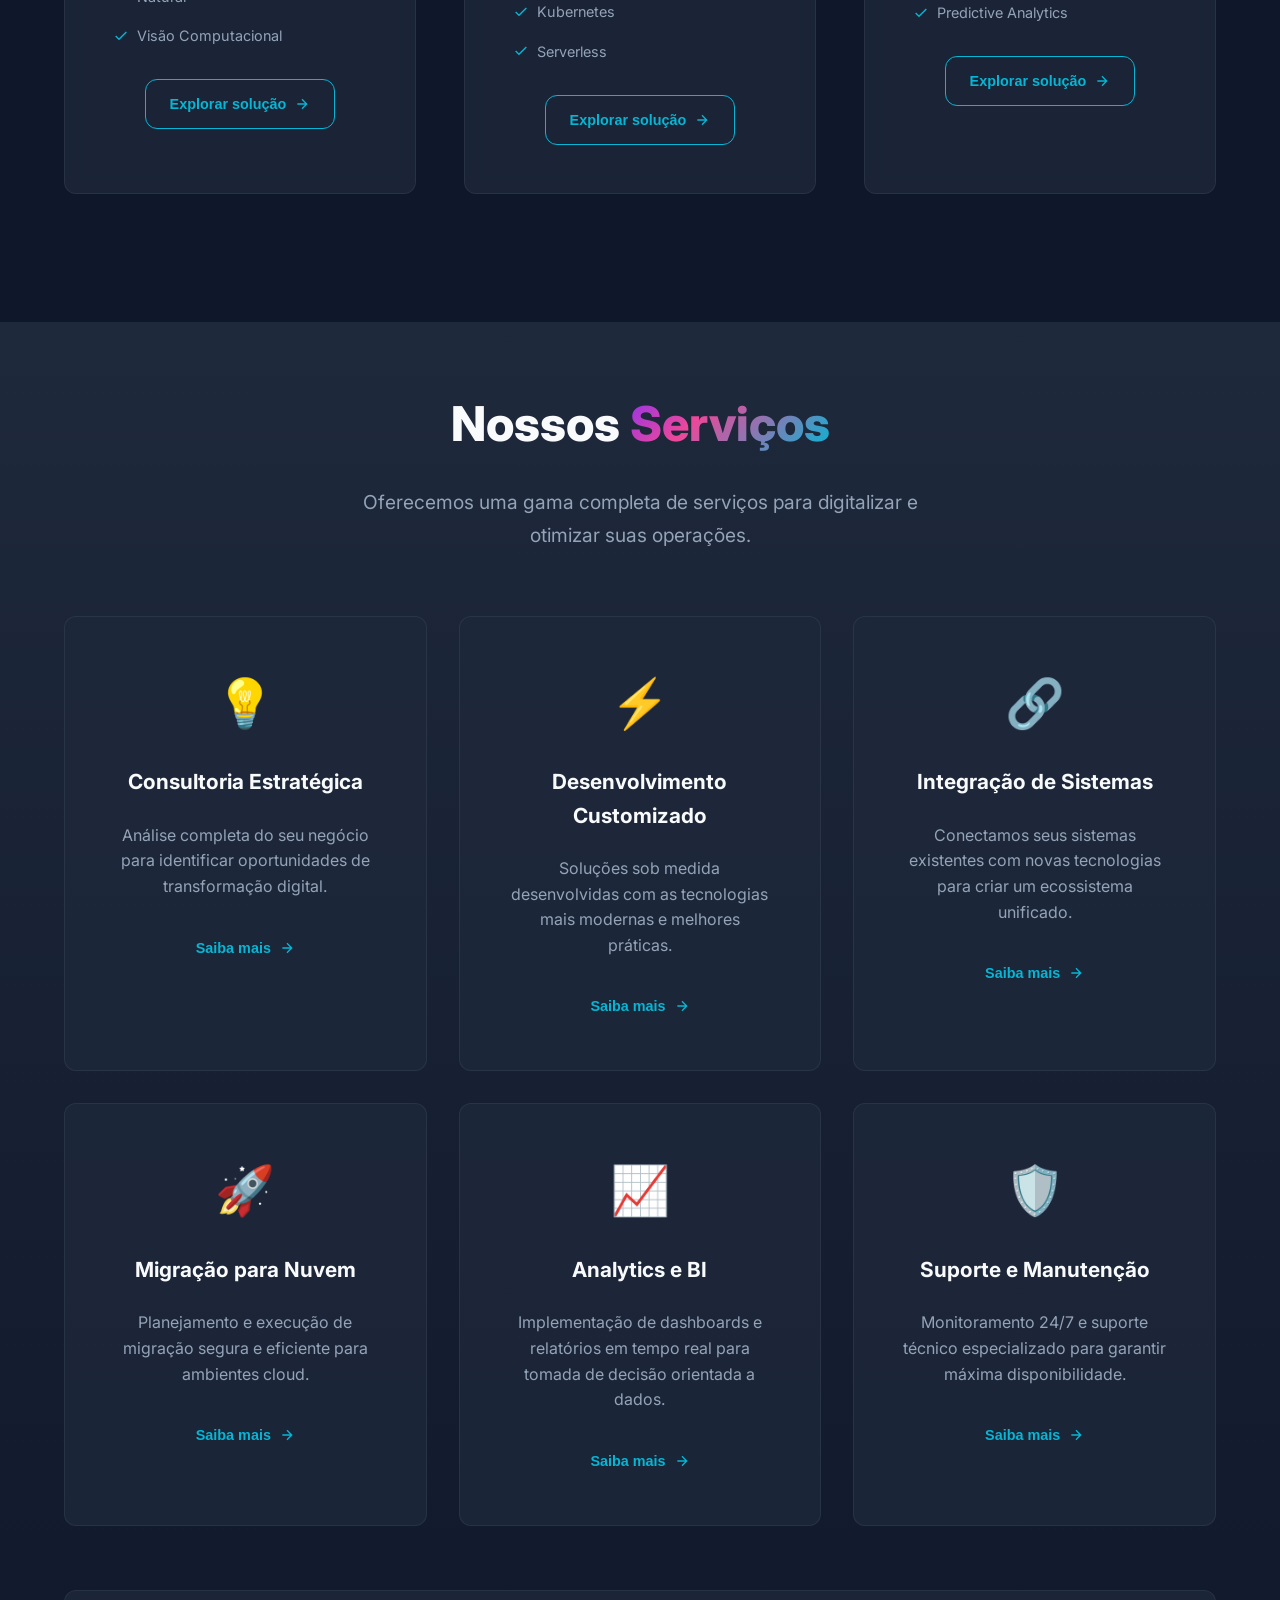
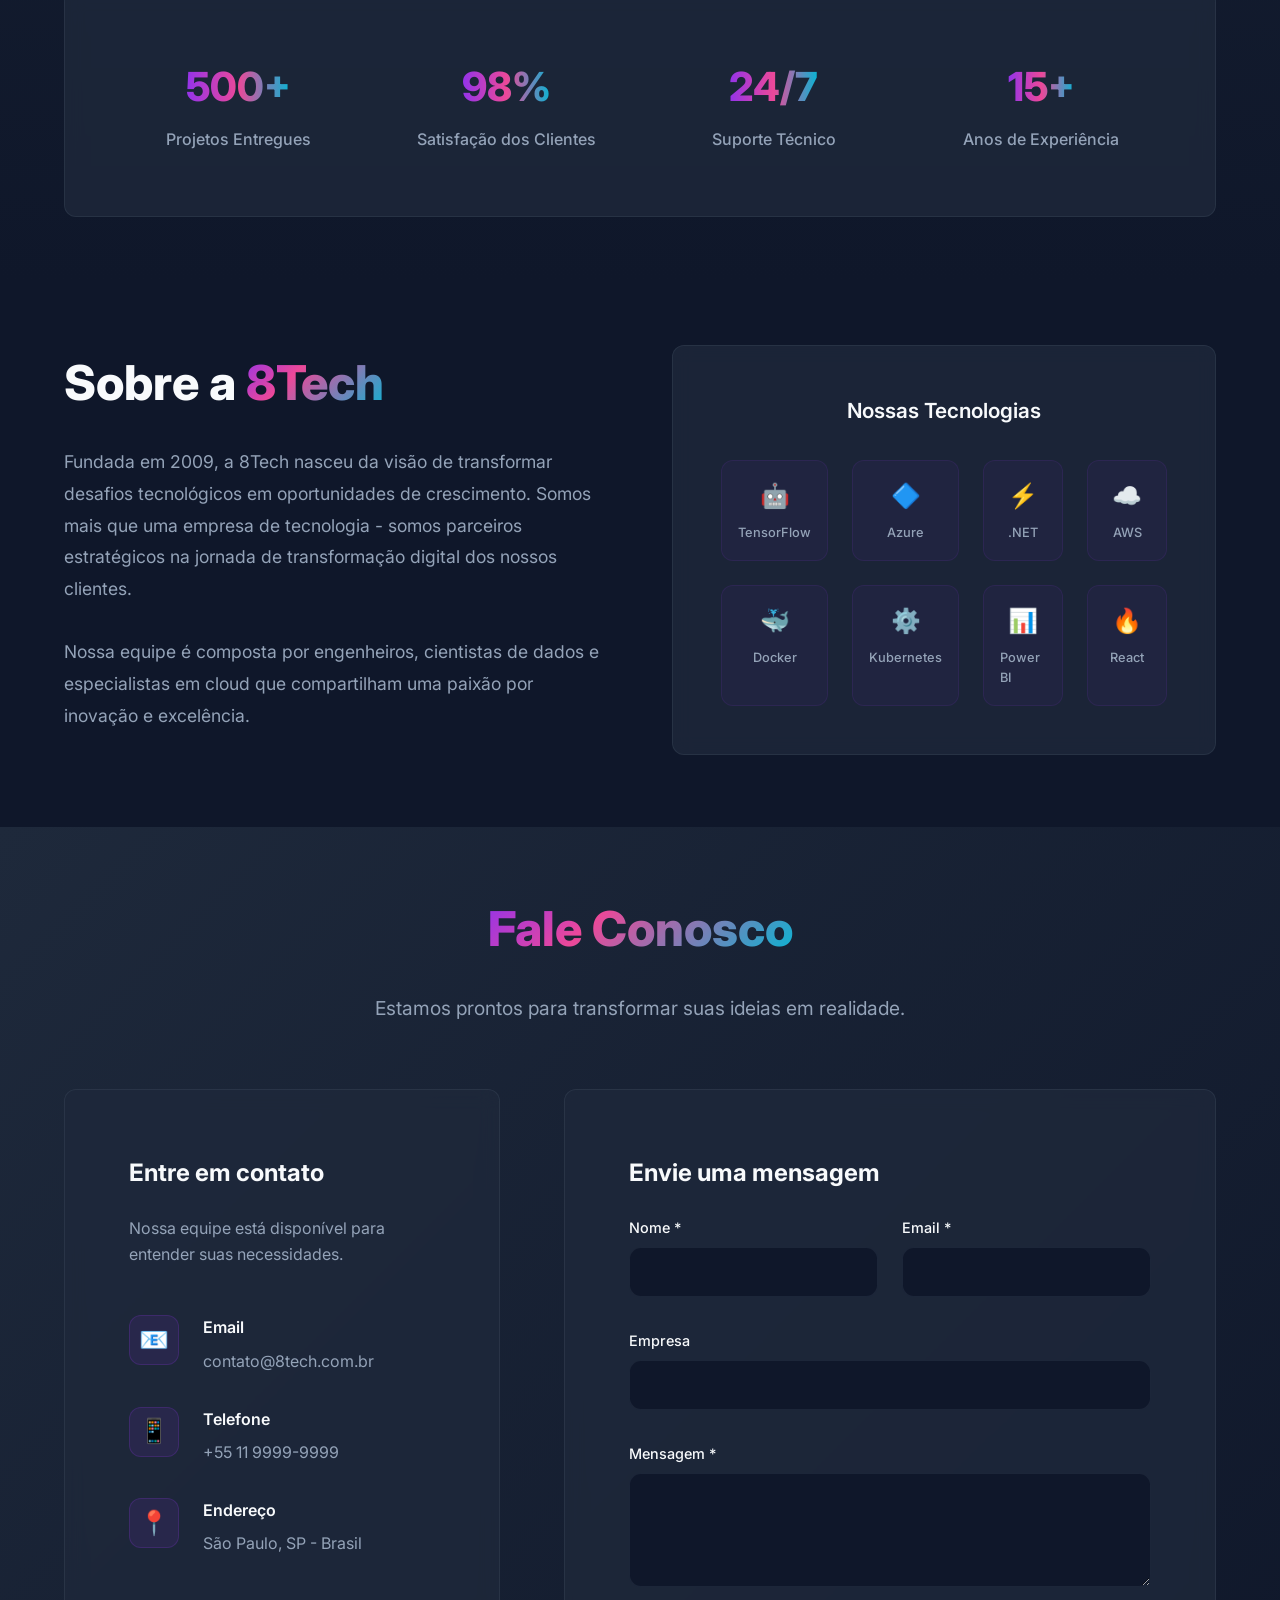
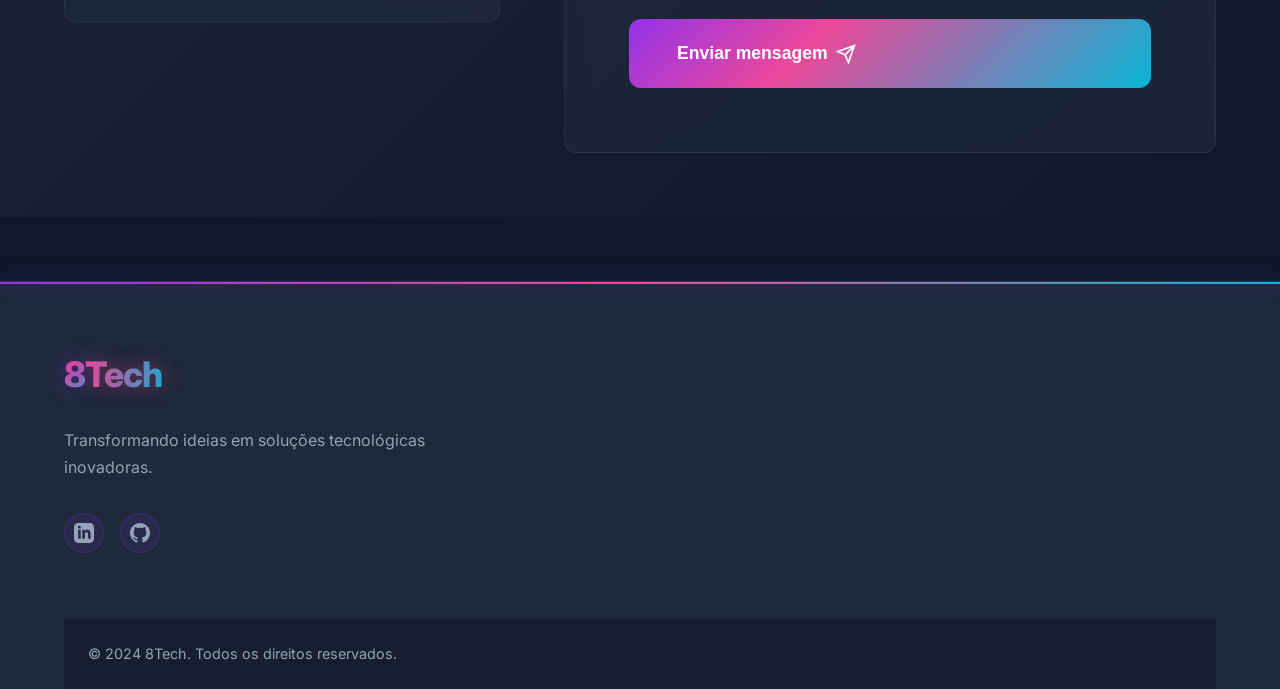
<file: 8TechWebsite/wwwroot/index.html>
<!DOCTYPE html>
<html lang="pt-BR">
<head>
    <meta charset="utf-8" />
    <meta name="viewport" content="width=device-width, initial-scale=1.0" />
    <title>8Tech - Soluções Tecnológicas Inovadoras</title>
    
    <!-- Google Fonts - Inter -->
    <link rel="preconnect" href="https://fonts.googleapis.com">
    <link rel="preconnect" href="https://fonts.gstatic.com" crossorigin>
    <link href="https://fonts.googleapis.com/css2?family=Inter:wght@300;400;500;600;700;800&display=swap" rel="stylesheet">
    
    <style>
        /* 8Tech - Cores Oficiais baseadas na logo */
        :root {
            /* Gradiente oficial da logo 8Tech - roxo, rosa e azul neon */
            --primary-gradient: linear-gradient(135deg, #9333EA 0%, #EC4899 35%, #06B6D4 100%);
            --primary-color: #9333EA;
            --secondary-color: #EC4899;
            --accent-color: #06B6D4;
            --neon-purple: #9333EA;
            --neon-pink: #EC4899;
            --neon-cyan: #06B6D4;
            
            /* Cores de fundo mantendo o dark theme */
            --dark-bg: #0F172A;
            --dark-surface: #1E293B;
            --light-text: #F8FAFC;
            --muted-text: #94A3B8;
            --card-bg: rgba(30, 41, 59, 0.8);
            --card-border: rgba(148, 163, 184, 0.1);
            
            /* Gradientes adicionais baseados na logo */
            --logo-gradient: linear-gradient(90deg, #9333EA 0%, #EC4899 50%, #06B6D4 100%);
            --neon-glow: 0 0 20px rgba(236, 72, 153, 0.5);
            --neon-glow-hover: 0 0 30px rgba(147, 51, 234, 0.8);
            
            /* Sombras com efeito neon */
            --shadow-neon-purple: 0 0 20px rgba(147, 51, 234, 0.6);
            --shadow-neon-pink: 0 0 20px rgba(236, 72, 153, 0.6);
            --shadow-neon-cyan: 0 0 20px rgba(6, 182, 212, 0.6);
            --shadow-neon-combo: 0 0 30px rgba(147, 51, 234, 0.4), 0 0 60px rgba(236, 72, 153, 0.3);
            
            /* Tipografia moderna */
            --font-family: 'Inter', -apple-system, BlinkMacSystemFont, 'Segoe UI', sans-serif;
            
            /* Espaçamentos */
            --spacing-xs: 0.5rem;
            --spacing-sm: 1rem;
            --spacing-md: 1.5rem;
            --spacing-lg: 2rem;
            --spacing-xl: 3rem;
            --spacing-2xl: 4rem;
            
            /* Sombras */
            --shadow-sm: 0 1px 2px 0 rgb(0 0 0 / 0.05);
            --shadow-md: 0 4px 6px -1px rgb(0 0 0 / 0.1);
            --shadow-lg: 0 10px 15px -3px rgb(0 0 0 / 0.1);
            --shadow-xl: 0 20px 25px -5px rgb(0 0 0 / 0.1);
            
            /* Bordas e transições */
            --border-radius: 0.75rem;
            --transition-fast: 150ms cubic-bezier(0.4, 0, 0.2, 1);
            --transition-normal: 300ms cubic-bezier(0.4, 0, 0.2, 1);
            --transition-slow: 500ms cubic-bezier(0.4, 0, 0.2, 1);
        }

        * {
            margin: 0;
            padding: 0;
            box-sizing: border-box;
        }

        html {
            scroll-behavior: smooth;
        }

        body {
            font-family: var(--font-family);
            background-color: var(--dark-bg);
            color: var(--light-text);
            line-height: 1.6;
            overflow-x: hidden;
        }

        .container {
            max-width: 1200px;
            margin: 0 auto;
            padding: 0 var(--spacing-md);
        }

        .gradient-text {
            background: var(--primary-gradient);
            -webkit-background-clip: text;
            -webkit-text-fill-color: transparent;
            background-clip: text;
        }

        .gradient-bg {
            background: var(--primary-gradient);
        }

        .card-hover {
            transition: all var(--transition-normal);
            cursor: pointer;
        }

        .card-hover:hover {
            transform: translateY(-4px);
            box-shadow: var(--shadow-xl), var(--shadow-neon-combo);
        }

        .btn-primary {
            background: var(--primary-gradient);
            color: white;
            border: none;
            padding: var(--spacing-sm) var(--spacing-lg);
            border-radius: var(--border-radius);
            font-weight: 600;
            font-size: 1rem;
            cursor: pointer;
            transition: all var(--transition-normal);
            position: relative;
            overflow: hidden;
            display: inline-flex;
            align-items: center;
            gap: var(--spacing-xs);
        }

        .btn-primary::before {
            content: '';
            position: absolute;
            top: 0;
            left: -100%;
            width: 100%;
            height: 100%;
            background: linear-gradient(90deg, transparent, rgba(255,255,255,0.2), transparent);
            transition: left var(--transition-slow);
        }

        .btn-primary:hover::before {
            left: 100%;
        }

        .btn-primary:hover {
            transform: translateY(-2px);
            box-shadow: var(--shadow-lg), var(--shadow-neon);
        }

        .btn-large {
            padding: var(--spacing-md) var(--spacing-xl);
            font-size: 1.1rem;
        }

        .btn-secondary {
            background: transparent;
            color: var(--light-text);
            border: 2px solid var(--card-border);
            padding: var(--spacing-md) var(--spacing-xl);
            border-radius: var(--border-radius);
            font-weight: 600;
            font-size: 1.1rem;
            cursor: pointer;
            transition: all var(--transition-normal);
            display: inline-flex;
            align-items: center;
            gap: var(--spacing-xs);
        }

        .btn-secondary:hover {
            background: var(--card-bg);
            border-color: var(--primary-color);
            transform: translateY(-2px);
        }

        .section-padding {
            padding: var(--spacing-2xl) 0;
        }

        /* Header */
        .header-fixed {
            position: fixed;
            top: 0;
            left: 0;
            right: 0;
            z-index: 1000;
            background: rgba(15, 23, 42, 0.95);
            backdrop-filter: blur(10px);
            border-bottom: 1px solid var(--card-border);
            transition: all var(--transition-normal);
        }

        .navbar {
            padding: var(--spacing-sm) 0;
        }

        .navbar .container {
            display: flex;
            justify-content: space-between;
            align-items: center;
        }

        .nav-brand .logo-link {
            text-decoration: none;
        }

        .logo-container {
            display: flex;
            align-items: center;
            gap: var(--spacing-sm);
        }

        .logo-image {
            height: 45px;
            width: auto;
            filter: drop-shadow(var(--shadow-neon-combo));
            transition: all var(--transition-normal);
            animation: logoNeonPulse 3s ease-in-out infinite;
        }

        .logo-image:hover {
            transform: scale(1.05);
            filter: drop-shadow(var(--shadow-neon-hover));
        }

        .logo-text-fallback {
            font-size: 2.2rem;
            font-weight: 800;
            letter-spacing: -0.02em;
            display: flex;
            align-items: center;
        }

        .logo-8 {
            background: var(--primary-gradient);
            -webkit-background-clip: text;
            -webkit-text-fill-color: transparent;
            background-clip: text;
            text-shadow: 0 0 20px rgba(147, 51, 234, 0.5);
        }

        .logo-tech {
            background: linear-gradient(90deg, #EC4899 0%, #06B6D4 100%);
            -webkit-background-clip: text;
            -webkit-text-fill-color: transparent;
            background-clip: text;
            text-shadow: 0 0 20px rgba(236, 72, 153, 0.5);
        }

        .nav-menu {
            display: flex;
            align-items: center;
        }

        .nav-list {
            display: flex;
            list-style: none;
            gap: var(--spacing-lg);
            margin: 0;
            padding: 0;
        }

        .nav-link {
            color: var(--muted-text);
            text-decoration: none;
            font-weight: 500;
            padding: var(--spacing-xs) var(--spacing-sm);
            border-radius: var(--border-radius);
            transition: all var(--transition-fast);
            position: relative;
        }

        .nav-link::before {
            content: '';
            position: absolute;
            bottom: -2px;
            left: 50%;
            width: 0;
            height: 2px;
            background: var(--logo-gradient);
            transform: translateX(-50%);
            transition: width var(--transition-normal);
        }

        .nav-link:hover {
            color: var(--light-text);
            text-shadow: 0 0 10px rgba(236, 72, 153, 0.5);
        }

        .nav-link:hover::before {
            width: 80%;
            box-shadow: 0 0 10px rgba(147, 51, 234, 0.5);
        }

        .mobile-menu-toggle {
            display: none;
            flex-direction: column;
            gap: 4px;
            background: none;
            border: none;
            cursor: pointer;
            padding: var(--spacing-xs);
        }

        .hamburger-line {
            width: 24px;
            height: 2px;
            background: var(--light-text);
            transition: all var(--transition-normal);
            box-shadow: 0 0 5px rgba(236, 72, 153, 0.5);
        }

        /* Hero Section */
        .hero {
            min-height: 100vh;
            background: linear-gradient(135deg, var(--dark-bg) 0%, #1a1f3a 50%, var(--dark-surface) 100%);
            display: flex;
            align-items: center;
            position: relative;
            overflow: hidden;
        }

        .hero::before {
            content: '';
            position: absolute;
            top: 0;
            left: 0;
            right: 0;
            bottom: 0;
            background: radial-gradient(circle at 20% 50%, rgba(147, 51, 234, 0.1) 0%, transparent 50%),
                        radial-gradient(circle at 80% 80%, rgba(236, 72, 153, 0.1) 0%, transparent 50%);
            pointer-events: none;
        }

        .hero-particles {
            position: absolute;
            top: 0;
            left: 0;
            width: 100%;
            height: 100%;
            pointer-events: none;
        }

        .particle {
            position: absolute;
            background: var(--logo-gradient);
            border-radius: 50%;
            opacity: 0.1;
            animation: float-particle 20s infinite linear;
        }

        .particle-1 {
            width: 4px;
            height: 4px;
            top: 20%;
            left: 10%;
            animation-delay: 0s;
        }

        .particle-2 {
            width: 6px;
            height: 6px;
            top: 60%;
            left: 80%;
            animation-delay: 3s;
        }

        .particle-3 {
            width: 3px;
            height: 3px;
            top: 80%;
            left: 20%;
            animation-delay: 6s;
        }

        .particle-4 {
            width: 5px;
            height: 5px;
            top: 30%;
            left: 70%;
            animation-delay: 9s;
        }

        .particle-5 {
            width: 4px;
            height: 4px;
            top: 50%;
            left: 50%;
            animation-delay: 12s;
        }

        .hero-badge {
            display: inline-flex;
            align-items: center;
            background: rgba(147, 51, 234, 0.1);
            border: 1px solid rgba(147, 51, 234, 0.2);
            border-radius: 50px;
            padding: var(--spacing-xs) var(--spacing-md);
            margin-bottom: var(--spacing-lg);
            backdrop-filter: blur(10px);
            animation: badge-glow 2s ease-in-out infinite;
        }

        .badge-text {
            font-size: 0.9rem;
            font-weight: 600;
            color: var(--accent-color);
        }

        .hero-stats {
            display: flex;
            gap: var(--spacing-xl);
            margin: var(--spacing-lg) 0 var(--spacing-xl) 0;
        }

        .hero-stats .stat-item {
            text-align: center;
        }

        .hero-stats .stat-number {
            font-size: 2rem;
            font-weight: 800;
            background: var(--logo-gradient);
            -webkit-background-clip: text;
            -webkit-text-fill-color: transparent;
            background-clip: text;
            margin-bottom: var(--spacing-xs);
        }

        .hero-stats .stat-label {
            color: var(--muted-text);
            font-size: 0.9rem;
            font-weight: 500;
        }

        .tech-circles {
            position: absolute;
            top: 0;
            left: 0;
            width: 100%;
            height: 100%;
            pointer-events: none;
        }

        .tech-circle {
            position: absolute;
            border: 2px solid;
            border-radius: 50%;
            opacity: 0.3;
        }

        .circle-1 {
            width: 200px;
            height: 200px;
            top: -50px;
            right: -50px;
            border-color: var(--neon-purple);
            animation: rotate-circle 20s linear infinite;
        }

        .circle-2 {
            width: 150px;
            height: 150px;
            bottom: -30px;
            left: -30px;
            border-color: var(--neon-pink);
            animation: rotate-circle 15s linear infinite reverse;
        }

        .circle-3 {
            width: 100px;
            height: 100px;
            top: 50%;
            left: 50%;
            transform: translate(-50%, -50%);
            border-color: var(--neon-cyan);
            animation: rotate-circle 10s linear infinite;
        }

        .scroll-indicator {
            position: absolute;
            bottom: var(--spacing-lg);
            left: 50%;
            transform: translateX(-50%);
            text-align: center;
            color: var(--muted-text);
            animation: float 2s ease-in-out infinite;
        }

        .scroll-text {
            font-size: 0.9rem;
            margin-bottom: var(--spacing-xs);
        }

        .scroll-arrow {
            opacity: 0.7;
        }

        .hero-content {
            display: grid;
            grid-template-columns: 1fr 1fr;
            gap: var(--spacing-2xl);
            align-items: center;
            position: relative;
            z-index: 1;
        }

        .hero-text {
            max-width: 600px;
        }

        .hero-title {
            font-size: clamp(2.5rem, 5vw, 4rem);
            font-weight: 800;
            line-height: 1.1;
            margin-bottom: var(--spacing-lg);
            color: var(--light-text);
        }

        .hero-description {
            font-size: 1.2rem;
            color: var(--muted-text);
            line-height: 1.7;
            margin-bottom: var(--spacing-xl);
        }

        .hero-actions {
            display: flex;
            gap: var(--spacing-md);
            flex-wrap: wrap;
        }

        .hero-visual {
            position: relative;
            height: 500px;
            display: flex;
            align-items: center;
            justify-content: center;
        }

        .floating-cards {
            position: relative;
            width: 100%;
            height: 100%;
        }

        .card-float {
            position: absolute;
            background: var(--card-bg);
            border: 1px solid var(--card-border);
            border-radius: var(--border-radius);
            padding: var(--spacing-lg);
            display: flex;
            flex-direction: column;
            align-items: center;
            gap: var(--spacing-sm);
            backdrop-filter: blur(10px);
            transition: all var(--transition-normal);
        }

        .card-float:hover {
            transform: translateY(-8px) scale(1.05);
            box-shadow: var(--shadow-xl), var(--shadow-neon-combo);
        }

        .card-1 {
            top: 20%;
            left: 10%;
        }

        .card-2 {
            top: 50%;
            right: 20%;
        }

        .card-3 {
            bottom: 20%;
            left: 30%;
        }

        .card-icon {
            font-size: 2.5rem;
            margin-bottom: var(--spacing-xs);
        }

        .card-title {
            font-weight: 600;
            color: var(--light-text);
            margin-bottom: var(--spacing-xs);
        }

        .card-subtitle {
            font-size: 0.8rem;
            color: var(--muted-text);
            font-weight: 500;
        }

        .glow-orb {
            position: absolute;
            top: 50%;
            left: 50%;
            transform: translate(-50%, -50%);
            width: 300px;
            height: 300px;
            background: radial-gradient(circle, rgba(147, 51, 234, 0.3) 0%, transparent 70%);
            border-radius: 50%;
            filter: blur(40px);
        }

        /* Solutions Section */
        .solutions-section {
            background: var(--dark-bg);
            position: relative;
        }

        .solutions-section::before {
            content: '';
            position: absolute;
            top: 0;
            left: 0;
            right: 0;
            height: 1px;
            background: var(--logo-gradient);
            opacity: 0.3;
        }

        .section-header {
            text-align: center;
            margin-bottom: var(--spacing-2xl);
        }

        .section-title {
            font-size: clamp(2rem, 4vw, 3rem);
            font-weight: 800;
            margin-bottom: var(--spacing-md);
            color: var(--light-text);
        }

        .section-description {
            font-size: 1.2rem;
            color: var(--muted-text);
            max-width: 600px;
            margin: 0 auto;
            line-height: 1.7;
        }

        .solutions-grid {
            display: grid;
            grid-template-columns: repeat(auto-fit, minmax(350px, 1fr));
            gap: var(--spacing-xl);
            margin-bottom: var(--spacing-2xl);
        }

        .solution-card {
            background: var(--card-bg);
            border: 1px solid var(--card-border);
            border-radius: var(--border-radius);
            padding: var(--spacing-xl);
            backdrop-filter: blur(10px);
            position: relative;
            overflow: hidden;
        }

        .solution-card::before {
            content: '';
            position: absolute;
            top: 0;
            left: 0;
            right: 0;
            height: 3px;
            background: var(--logo-gradient);
            opacity: 0;
            transition: opacity var(--transition-normal);
        }

        .solution-card:hover::before {
            opacity: 1;
        }

        .card-header {
            text-align: center;
            margin-bottom: var(--spacing-lg);
        }

        .card-icon-large {
            font-size: 3rem;
            margin-bottom: var(--spacing-md);
            display: inline-block;
            animation: float 3s ease-in-out infinite;
        }

        .card-title {
            font-size: 1.5rem;
            font-weight: 700;
            color: var(--light-text);
            margin: 0;
        }

        .card-content {
            margin-bottom: var(--spacing-lg);
        }

        .card-description {
            color: var(--muted-text);
            line-height: 1.6;
            margin-bottom: var(--spacing-lg);
            text-align: center;
        }

        .card-features {
            display: flex;
            flex-direction: column;
            gap: var(--spacing-sm);
        }

        .feature-item {
            display: flex;
            align-items: center;
            gap: var(--spacing-xs);
            color: var(--muted-text);
            font-size: 0.9rem;
        }

        .feature-item svg {
            color: var(--accent-color);
            flex-shrink: 0;
        }

        .card-footer {
            text-align: center;
        }

        .card-action {
            background: transparent;
            color: var(--accent-color);
            border: 1px solid var(--accent-color);
            padding: var(--spacing-sm) var(--spacing-md);
            border-radius: var(--border-radius);
            font-weight: 600;
            cursor: pointer;
            transition: all var(--transition-normal);
            display: inline-flex;
            align-items: center;
            gap: var(--spacing-xs);
            font-size: 0.9rem;
        }

        .card-action:hover {
            background: var(--accent-color);
            color: white;
            transform: translateY(-2px);
            box-shadow: 0 4px 12px rgba(6, 182, 212, 0.3);
        }

        /* Services Section */
        .services-section {
            background: linear-gradient(180deg, var(--dark-surface) 0%, var(--dark-bg) 100%);
        }

        .services-grid {
            display: grid;
            grid-template-columns: repeat(auto-fit, minmax(300px, 1fr));
            gap: var(--spacing-lg);
            margin-bottom: var(--spacing-2xl);
        }

        .services-metrics {
            background: var(--card-bg);
            border: 1px solid var(--card-border);
            border-radius: var(--border-radius);
            padding: var(--spacing-2xl);
            backdrop-filter: blur(10px);
        }

        .metrics-grid {
            display: grid;
            grid-template-columns: repeat(auto-fit, minmax(200px, 1fr));
            gap: var(--spacing-xl);
            text-align: center;
        }

        .metric-item {
            display: flex;
            flex-direction: column;
            align-items: center;
            gap: var(--spacing-xs);
        }

        .metric-number {
            font-size: 2.5rem;
            font-weight: 800;
            background: var(--logo-gradient);
            -webkit-background-clip: text;
            -webkit-text-fill-color: transparent;
            background-clip: text;
        }

        .metric-label {
            color: var(--muted-text);
            font-size: 1rem;
            font-weight: 500;
        }

        .service-item {
            background: var(--card-bg);
            border: 1px solid var(--card-border);
            border-radius: var(--border-radius);
            padding: var(--spacing-xl);
            text-align: center;
            transition: all var(--transition-normal);
            position: relative;
            overflow: hidden;
        }

        .service-item::before {
            content: '';
            position: absolute;
            top: -50%;
            left: -50%;
            width: 200%;
            height: 200%;
            background: radial-gradient(circle, rgba(147, 51, 234, 0.1) 0%, transparent 70%);
            opacity: 0;
            transition: opacity var(--transition-normal);
            pointer-events: none;
        }

        .service-item:hover::before {
            opacity: 1;
        }

        .service-icon {
            font-size: 3rem;
            margin-bottom: var(--spacing-md);
            display: inline-block;
            transition: transform var(--transition-normal);
        }

        .service-item:hover .service-icon {
            transform: scale(1.1);
        }

        .service-title {
            font-size: 1.3rem;
            font-weight: 700;
            color: var(--light-text);
            margin: 0 0 var(--spacing-md) 0;
        }

        .service-description {
            color: var(--muted-text);
            line-height: 1.6;
            margin-bottom: var(--spacing-lg);
            flex-grow: 1;
        }

        .learn-more-btn {
            background: transparent;
            color: var(--accent-color);
            border: none;
            padding: var(--spacing-xs) var(--spacing-sm);
            font-weight: 600;
            cursor: pointer;
            transition: all var(--transition-fast);
            display: inline-flex;
            align-items: center;
            gap: var(--spacing-xs);
            font-size: 0.9rem;
        }

        .learn-more-btn:hover {
            gap: var(--spacing-sm);
            color: var(--light-text);
        }

        /* About Section */
        .about-section {
            background: var(--dark-bg);
            position: relative;
        }

        .about-content {
            display: grid;
            grid-template-columns: 1fr 1fr;
            gap: var(--spacing-2xl);
            align-items: start;
        }

        .about-text {
            max-width: 600px;
        }

        .about-description {
            color: var(--muted-text);
            line-height: 1.8;
            margin-bottom: var(--spacing-lg);
            font-size: 1.1rem;
        }

        .tech-stack {
            background: var(--card-bg);
            border: 1px solid var(--card-border);
            border-radius: var(--border-radius);
            padding: var(--spacing-xl);
            backdrop-filter: blur(10px);
        }

        .stack-title {
            color: var(--light-text);
            font-size: 1.3rem;
            font-weight: 600;
            margin: 0 0 var(--spacing-lg) 0;
            text-align: center;
        }

        .tech-grid {
            display: grid;
            grid-template-columns: repeat(4, 1fr);
            gap: var(--spacing-md);
        }

        .tech-item {
            display: flex;
            flex-direction: column;
            align-items: center;
            gap: var(--spacing-xs);
            padding: var(--spacing-sm);
            background: rgba(147, 51, 234, 0.05);
            border: 1px solid rgba(147, 51, 234, 0.1);
            border-radius: var(--border-radius);
            transition: all var(--transition-normal);
        }

        .tech-item:hover {
            transform: translateY(-4px);
            background: rgba(147, 51, 234, 0.1);
            border-color: var(--primary-color);
        }

        .tech-logo {
            font-size: 1.5rem;
        }

        .tech-item span {
            color: var(--muted-text);
            font-size: 0.8rem;
            font-weight: 500;
        }

        /* Contact Section */
        .contact-section {
            background: linear-gradient(135deg, var(--dark-surface) 0%, var(--dark-bg) 100%);
        }

        .contact-content {
            display: grid;
            grid-template-columns: 1fr 1fr;
            gap: var(--spacing-2xl);
        }

        .contact-card, .form-card {
            background: var(--card-bg);
            border: 1px solid var(--card-border);
            border-radius: var(--border-radius);
            padding: var(--spacing-2xl);
            backdrop-filter: blur(10px);
            height: fit-content;
        }

        .contact-title, .form-title {
            font-size: 1.5rem;
            font-weight: 700;
            color: var(--light-text);
            margin: 0 0 var(--spacing-md) 0;
        }

        .contact-description {
            color: var(--muted-text);
            line-height: 1.6;
            margin-bottom: var(--spacing-xl);
        }

        .contact-items {
            display: flex;
            flex-direction: column;
            gap: var(--spacing-lg);
        }

        .contact-item {
            display: flex;
            gap: var(--spacing-md);
            align-items: start;
        }

        .contact-icon {
            font-size: 1.5rem;
            width: 50px;
            height: 50px;
            display: flex;
            align-items: center;
            justify-content: center;
            background: rgba(147, 51, 234, 0.1);
            border: 1px solid rgba(147, 51, 234, 0.2);
            border-radius: var(--border-radius);
            flex-shrink: 0;
        }

        .contact-details h4 {
            color: var(--light-text);
            font-size: 1rem;
            font-weight: 600;
            margin: 0 0 var(--spacing-xs) 0;
        }

        .contact-details a,
        .contact-details p {
            color: var(--muted-text);
            text-decoration: none;
            transition: color var(--transition-fast);
        }

        .contact-details a:hover {
            color: var(--accent-color);
        }

        .contact-form {
            display: flex;
            flex-direction: column;
            gap: var(--spacing-lg);
        }

        .form-row {
            display: grid;
            grid-template-columns: 1fr 1fr;
            gap: var(--spacing-md);
        }

        .form-group {
            display: flex;
            flex-direction: column;
            gap: var(--spacing-xs);
        }

        .form-group label {
            color: var(--light-text);
            font-weight: 500;
            font-size: 0.9rem;
        }

        .form-input {
            background: var(--dark-bg);
            border: 1px solid var(--card-border);
            border-radius: var(--border-radius);
            padding: var(--spacing-sm);
            color: var(--light-text);
            font-family: var(--font-family);
            transition: all var(--transition-fast);
        }

        .form-input:focus {
            outline: none;
            border-color: var(--primary-color);
            box-shadow: 0 0 0 3px rgba(147, 51, 234, 0.1);
        }

        /* Footer */
        .footer {
            background: var(--dark-surface);
            border-top: 1px solid var(--card-border);
            margin-top: var(--spacing-2xl);
            position: relative;
        }

        .footer::before {
            content: '';
            position: absolute;
            top: 0;
            left: 0;
            right: 0;
            height: 2px;
            background: var(--logo-gradient);
            box-shadow: 0 0 20px rgba(147, 51, 234, 0.5);
        }

        .footer-content {
            display: grid;
            grid-template-columns: 1fr 2fr;
            gap: var(--spacing-2xl);
            padding: var(--spacing-2xl) 0;
        }

        .footer-brand .logo-container {
            margin-bottom: var(--spacing-md);
        }

        .footer-brand .logo-image {
            height: 40px;
            filter: drop-shadow(0 0 15px rgba(147, 51, 234, 0.4));
        }

        .footer-description {
            color: var(--muted-text);
            max-width: 400px;
            margin-bottom: var(--spacing-lg);
            line-height: 1.7;
        }

        .social-links {
            display: flex;
            gap: var(--spacing-sm);
        }

        .social-link {
            display: flex;
            align-items: center;
            justify-content: center;
            width: 40px;
            height: 40px;
            background: rgba(147, 51, 234, 0.1);
            border: 1px solid rgba(147, 51, 234, 0.2);
            border-radius: 50%;
            color: var(--muted-text);
            text-decoration: none;
            transition: all var(--transition-normal);
        }

        .social-link:hover {
            background: var(--logo-gradient);
            border-color: transparent;
            color: white;
            transform: translateY(-2px);
            box-shadow: var(--shadow-neon-combo);
        }

        .footer-bottom {
            background: rgba(15, 23, 42, 0.5);
            border-top: 1px solid var(--card-border);
        }

        .footer-bottom-content {
            display: flex;
            justify-content: space-between;
            align-items: center;
            padding: var(--spacing-md) 0;
        }

        .copyright {
            color: var(--muted-text);
            font-size: 0.9rem;
        }

        /* Animações */
        @keyframes float {
            0%, 100% { transform: translateY(0px); }
            50% { transform: translateY(-10px); }
        }

        @keyframes float-particle {
            0% {
                transform: translateY(0px) translateX(0px);
                opacity: 0;
            }
            10% {
                opacity: 0.1;
            }
            90% {
                opacity: 0.1;
            }
            100% {
                transform: translateY(-100vh) translateX(100px);
                opacity: 0;
            }
        }

        @keyframes rotate-circle {
            from { transform: rotate(0deg); }
            to { transform: rotate(360deg); }
        }

        @keyframes badge-glow {
            0%, 100% {
                box-shadow: 0 0 10px rgba(147, 51, 234, 0.3);
            }
            50% {
                box-shadow: 0 0 20px rgba(236, 72, 153, 0.5);
            }
        }

        @keyframes pulse-glow {
            0%, 100% { box-shadow: 0 0 20px rgba(107, 70, 193, 0.5); }
            50% { box-shadow: 0 0 40px rgba(107, 70, 193, 0.8); }
        }

        @keyframes logoNeonPulse {
            0%, 100% {
                filter: drop-shadow(0 0 20px rgba(147, 51, 234, 0.6));
            }
            50% {
                filter: drop-shadow(0 0 30px rgba(236, 72, 153, 0.8));
            }
        }

        @keyframes logoNeonGlow {
            0%, 100% {
                filter: drop-shadow(0 0 25px rgba(147, 51, 234, 0.8));
            }
            50% {
                filter: drop-shadow(0 0 40px rgba(6, 182, 212, 1));
            }
        }

        @keyframes fadeInUp {
            from {
                opacity: 0;
                transform: translateY(30px);
            }
            to {
                opacity: 1;
                transform: translateY(0);
            }
        }

        .animate-float {
            animation: float 3s ease-in-out infinite;
        }

        .animate-pulse-glow {
            animation: pulse-glow 2s ease-in-out infinite;
        }

        .animate-fadeInUp {
            animation: fadeInUp 0.8s ease-out;
        }

        /* Mobile Responsivo */
        @media (max-width: 768px) {
            .container {
                padding: 0 var(--spacing-sm);
            }

            .mobile-menu-toggle {
                display: flex;
            }

            .nav-menu {
                position: fixed;
                top: 70px;
                left: 0;
                right: 0;
                background: var(--dark-surface);
                backdrop-filter: blur(10px);
                border-bottom: 1px solid var(--card-border);
                transform: translateY(-100%);
                opacity: 0;
                visibility: hidden;
                transition: all var(--transition-normal);
            }

            .nav-menu.active {
                transform: translateY(0);
                opacity: 1;
                visibility: visible;
            }

            .nav-list {
                flex-direction: column;
                padding: var(--spacing-lg);
                gap: var(--spacing-md);
            }

            .nav-link {
                display: block;
                text-align: center;
                padding: var(--spacing-sm);
            }

            .logo-image {
                height: 35px;
            }

            .hero-content {
                grid-template-columns: 1fr;
                gap: var(--spacing-xl);
                text-align: center;
            }

            .hero-text {
                max-width: 100%;
            }

            .hero-actions {
                justify-content: center;
            }

            .hero-visual {
                height: 400px;
            }

            .card-float {
                padding: var(--spacing-md);
            }

            .card-1 {
                top: 10%;
                left: 20%;
            }

            .card-2 {
                top: 40%;
                right: 10%;
            }

            .card-3 {
                bottom: 10%;
                left: 40%;
            }

            .glow-orb {
                width: 200px;
                height: 200px;
            }

            .solutions-grid {
                grid-template-columns: 1fr;
                gap: var(--spacing-lg);
            }

            .services-grid {
                grid-template-columns: 1fr;
                gap: var(--spacing-md);
            }

            .about-content {
                grid-template-columns: 1fr;
                gap: var(--spacing-xl);
            }

            .about-text {
                max-width: 100%;
            }

            .tech-grid {
                grid-template-columns: repeat(2, 1fr);
            }

            .contact-content {
                grid-template-columns: 1fr;
                gap: var(--spacing-xl);
            }

            .form-row {
                grid-template-columns: 1fr;
            }

            .contact-card, .form-card {
                padding: var(--spacing-xl);
            }

            .footer-content {
                grid-template-columns: 1fr;
                gap: var(--spacing-xl);
            }

            .footer-bottom-content {
                flex-direction: column;
                gap: var(--spacing-sm);
                text-align: center;
            }
        }
    </style>
</head>
<body>
    <!-- Header -->
    <header class="header-fixed">
        <nav class="navbar">
            <div class="container">
                <div class="nav-brand">
                    <a href="/" class="logo-link">
                        <div class="logo-container">
                            <!-- Placeholder para logo oficial -->
                            <div class="logo-text-fallback">
                                <span class="logo-8">8</span><span class="logo-tech">Tech</span>
                            </div>
                        </div>
                    </a>
                </div>
                
                <div class="nav-menu">
                    <ul class="nav-list">
                        <li class="nav-item">
                            <a href="#solucoes" class="nav-link">Soluções</a>
                        </li>
                        <li class="nav-item">
                            <a href="#servicos" class="nav-link">Serviços</a>
                        </li>
                        <li class="nav-item">
                            <a href="#sobre" class="nav-link">Sobre</a>
                        </li>
                        <li class="nav-item">
                            <a href="#contato" class="nav-link">Contato</a>
                        </li>
                    </ul>
                </div>
                
                <button class="mobile-menu-toggle" onclick="toggleMobileMenu()">
                    <span class="hamburger-line"></span>
                    <span class="hamburger-line"></span>
                    <span class="hamburger-line"></span>
                </button>
            </div>
        </nav>
    </header>

    <main>
        <!-- Hero Section -->
        <section class="hero" id="home">
            <div class="hero-particles">
                <div class="particle particle-1"></div>
                <div class="particle particle-2"></div>
                <div class="particle particle-3"></div>
                <div class="particle particle-4"></div>
                <div class="particle particle-5"></div>
            </div>
            
            <div class="container">
                <div class="hero-content">
                    <div class="hero-text">
                        <div class="hero-badge">
                            <span class="badge-text">🚀 Inovação Tecnológica</span>
                        </div>
                        <h1 class="hero-title">
                            Transformando o Futuro com
                            <span class="gradient-text">Tecnologia Inovadora</span>
                        </h1>
                        <p class="hero-description">
                            Na 8Tech, combinamos inteligência artificial, computação em nuvem e análise de dados 
                            para criar soluções que impulsionam o crescimento do seu negócio. 
                            Da ideia à implementação, estamos com você em cada passo.
                        </p>
                        <div class="hero-stats">
                            <div class="stat-item">
                                <div class="stat-number">500+</div>
                                <div class="stat-label">Projetos</div>
                            </div>
                            <div class="stat-item">
                                <div class="stat-number">98%</div>
                                <div class="stat-label">Satisfação</div>
                            </div>
                            <div class="stat-item">
                                <div class="stat-number">15+</div>
                                <div class="stat-label">Anos</div>
                            </div>
                        </div>
                        <div class="hero-actions">
                            <button class="btn-primary btn-large" onclick="scrollToSection('solucoes')">
                                Saiba mais
                                <svg width="20" height="20" viewBox="0 0 24 24" fill="none" stroke="currentColor" stroke-width="2">
                                    <path d="M5 12h14M12 5l7 7-7 7"/>
                                </svg>
                            </button>
                            <button class="btn-secondary btn-large" onclick="scrollToSection('contato')">
                                Fale conosco
                            </button>
                        </div>
                    </div>
                    
                    <div class="hero-visual">
                        <div class="floating-cards">
                            <div class="card-float card-1 animate-float">
                                <div class="card-icon">🧠</div>
                                <div class="card-title">IA</div>
                                <div class="card-subtitle">Machine Learning</div>
                            </div>
                            <div class="card-float card-2 animate-float" style="animation-delay: 0.5s;">
                                <div class="card-icon">☁️</div>
                                <div class="card-title">Cloud</div>
                                <div class="card-subtitle">Infraestrutura</div>
                            </div>
                            <div class="card-float card-3 animate-float" style="animation-delay: 1s;">
                                <div class="card-icon">📊</div>
                                <div class="card-title">Dados</div>
                                <div class="card-subtitle">Analytics</div>
                            </div>
                        </div>
                        <div class="glow-orb animate-pulse-glow"></div>
                        <div class="tech-circles">
                            <div class="tech-circle circle-1"></div>
                            <div class="tech-circle circle-2"></div>
                            <div class="tech-circle circle-3"></div>
                        </div>
                    </div>
                </div>
            </div>
            
            <div class="scroll-indicator">
                <div class="scroll-text">Role para explorar</div>
                <div class="scroll-arrow">
                    <svg width="24" height="24" viewBox="0 0 24 24" fill="none" stroke="currentColor" stroke-width="2">
                        <path d="M12 5v14M19 12l-7 7-7-7"/>
                    </svg>
                </div>
            </div>
        </section>

        <!-- Solutions Section -->
        <section class="solutions-section section-padding" id="solucoes">
            <div class="container">
                <div class="section-header">
                    <h2 class="section-title">
                        Nossas <span class="gradient-text">Soluções</span>
                    </h2>
                    <p class="section-description">
                        Transformamos desafios complexos em oportunidades digitais com soluções 
                        cutting-edge em IA, Cloud e Dados.
                    </p>
                </div>

                <div class="solutions-grid">
                    <div class="solution-card card-hover">
                        <div class="card-header">
                            <div class="card-icon-large">🧠</div>
                            <h3 class="card-title">Inteligência Artificial</h3>
                        </div>
                        <div class="card-content">
                            <p class="card-description">
                                Desenvolvemos sistemas de IA que aprendem, adaptam e evoluem com seu negócio.
                            </p>
                            <div class="card-features">
                                <div class="feature-item">
                                    <svg width="16" height="16" viewBox="0 0 24 24" fill="none" stroke="currentColor" stroke-width="2">
                                        <path d="M20 6L9 17l-5-5"/>
                                    </svg>
                                    <span>Machine Learning</span>
                                </div>
                                <div class="feature-item">
                                    <svg width="16" height="16" viewBox="0 0 24 24" fill="none" stroke="currentColor" stroke-width="2">
                                        <path d="M20 6L9 17l-5-5"/>
                                    </svg>
                                    <span>Processamento de Linguagem Natural</span>
                                </div>
                                <div class="feature-item">
                                    <svg width="16" height="16" viewBox="0 0 24 24" fill="none" stroke="currentColor" stroke-width="2">
                                        <path d="M20 6L9 17l-5-5"/>
                                    </svg>
                                    <span>Visão Computacional</span>
                                </div>
                            </div>
                        </div>
                        <div class="card-footer">
                            <button class="card-action" onclick="scrollToSection('contato')">
                                Explorar solução
                                <svg width="16" height="16" viewBox="0 0 24 24" fill="none" stroke="currentColor" stroke-width="2">
                                    <path d="M5 12h14M12 5l7 7-7 7"/>
                                </svg>
                            </button>
                        </div>
                    </div>
                    
                    <div class="solution-card card-hover">
                        <div class="card-header">
                            <div class="card-icon-large">☁️</div>
                            <h3 class="card-title">Computação em Nuvem</h3>
                        </div>
                        <div class="card-content">
                            <p class="card-description">
                                Arquiteturas cloud-first que garantem escalabilidade, segurança e performance.
                            </p>
                            <div class="card-features">
                                <div class="feature-item">
                                    <svg width="16" height="16" viewBox="0 0 24 24" fill="none" stroke="currentColor" stroke-width="2">
                                        <path d="M20 6L9 17l-5-5"/>
                                    </svg>
                                    <span>AWS & Azure</span>
                                </div>
                                <div class="feature-item">
                                    <svg width="16" height="16" viewBox="0 0 24 24" fill="none" stroke="currentColor" stroke-width="2">
                                        <path d="M20 6L9 17l-5-5"/>
                                    </svg>
                                    <span>Kubernetes</span>
                                </div>
                                <div class="feature-item">
                                    <svg width="16" height="16" viewBox="0 0 24 24" fill="none" stroke="currentColor" stroke-width="2">
                                        <path d="M20 6L9 17l-5-5"/>
                                    </svg>
                                    <span>Serverless</span>
                                </div>
                            </div>
                        </div>
                        <div class="card-footer">
                            <button class="card-action" onclick="scrollToSection('contato')">
                                Explorar solução
                                <svg width="16" height="16" viewBox="0 0 24 24" fill="none" stroke="currentColor" stroke-width="2">
                                    <path d="M5 12h14M12 5l7 7-7 7"/>
                                </svg>
                            </button>
                        </div>
                    </div>
                    
                    <div class="solution-card card-hover">
                        <div class="card-header">
                            <div class="card-icon-large">📊</div>
                            <h3 class="card-title">Análise de Dados</h3>
                        </div>
                        <div class="card-content">
                            <p class="card-description">
                                Transformamos dados brutos em insights estratégicos com analytics avançados.
                            </p>
                            <div class="card-features">
                                <div class="feature-item">
                                    <svg width="16" height="16" viewBox="0 0 24 24" fill="none" stroke="currentColor" stroke-width="2">
                                        <path d="M20 6L9 17l-5-5"/>
                                    </svg>
                                    <span>Big Data</span>
                                </div>
                                <div class="feature-item">
                                    <svg width="16" height="16" viewBox="0 0 24 24" fill="none" stroke="currentColor" stroke-width="2">
                                        <path d="M20 6L9 17l-5-5"/>
                                    </svg>
                                    <span>Data Visualization</span>
                                </div>
                                <div class="feature-item">
                                    <svg width="16" height="16" viewBox="0 0 24 24" fill="none" stroke="currentColor" stroke-width="2">
                                        <path d="M20 6L9 17l-5-5"/>
                                    </svg>
                                    <span>Predictive Analytics</span>
                                </div>
                            </div>
                        </div>
                        <div class="card-footer">
                            <button class="card-action" onclick="scrollToSection('contato')">
                                Explorar solução
                                <svg width="16" height="16" viewBox="0 0 24 24" fill="none" stroke="currentColor" stroke-width="2">
                                    <path d="M5 12h14M12 5l7 7-7 7"/>
                                </svg>
                            </button>
                        </div>
                    </div>
                </div>
            </div>
        </section>

        <!-- Services Section -->
        <section class="services-section section-padding" id="servicos">
            <div class="container">
                <div class="section-header">
                    <h2 class="section-title">
                        Nossos <span class="gradient-text">Serviços</span>
                    </h2>
                    <p class="section-description">
                        Oferecemos uma gama completa de serviços para digitalizar e otimizar suas operações.
                    </p>
                </div>

                <div class="services-grid">
                    <div class="service-item card-hover">
                        <div class="service-icon">💡</div>
                        <h3 class="service-title">Consultoria Estratégica</h3>
                        <p class="service-description">
                            Análise completa do seu negócio para identificar oportunidades de transformação digital.
                        </p>
                        <button class="learn-more-btn" onclick="scrollToSection('contato')">
                            Saiba mais
                            <svg width="16" height="16" viewBox="0 0 24 24" fill="none" stroke="currentColor" stroke-width="2">
                                <path d="M5 12h14M12 5l7 7-7 7"/>
                            </svg>
                        </button>
                    </div>
                    
                    <div class="service-item card-hover">
                        <div class="service-icon">⚡</div>
                        <h3 class="service-title">Desenvolvimento Customizado</h3>
                        <p class="service-description">
                            Soluções sob medida desenvolvidas com as tecnologias mais modernas e melhores práticas.
                        </p>
                        <button class="learn-more-btn" onclick="scrollToSection('contato')">
                            Saiba mais
                            <svg width="16" height="16" viewBox="0 0 24 24" fill="none" stroke="currentColor" stroke-width="2">
                                <path d="M5 12h14M12 5l7 7-7 7"/>
                            </svg>
                        </button>
                    </div>
                    
                    <div class="service-item card-hover">
                        <div class="service-icon">🔗</div>
                        <h3 class="service-title">Integração de Sistemas</h3>
                        <p class="service-description">
                            Conectamos seus sistemas existentes com novas tecnologias para criar um ecossistema unificado.
                        </p>
                        <button class="learn-more-btn" onclick="scrollToSection('contato')">
                            Saiba mais
                            <svg width="16" height="16" viewBox="0 0 24 24" fill="none" stroke="currentColor" stroke-width="2">
                                <path d="M5 12h14M12 5l7 7-7 7"/>
                            </svg>
                        </button>
                    </div>
                    
                    <div class="service-item card-hover">
                        <div class="service-icon">🚀</div>
                        <h3 class="service-title">Migração para Nuvem</h3>
                        <p class="service-description">
                            Planejamento e execução de migração segura e eficiente para ambientes cloud.
                        </p>
                        <button class="learn-more-btn" onclick="scrollToSection('contato')">
                            Saiba mais
                            <svg width="16" height="16" viewBox="0 0 24 24" fill="none" stroke="currentColor" stroke-width="2">
                                <path d="M5 12h14M12 5l7 7-7 7"/>
                            </svg>
                        </button>
                    </div>
                    
                    <div class="service-item card-hover">
                        <div class="service-icon">📈</div>
                        <h3 class="service-title">Analytics e BI</h3>
                        <p class="service-description">
                            Implementação de dashboards e relatórios em tempo real para tomada de decisão orientada a dados.
                        </p>
                        <button class="learn-more-btn" onclick="scrollToSection('contato')">
                            Saiba mais
                            <svg width="16" height="16" viewBox="0 0 24 24" fill="none" stroke="currentColor" stroke-width="2">
                                <path d="M5 12h14M12 5l7 7-7 7"/>
                            </svg>
                        </button>
                    </div>
                    
                    <div class="service-item card-hover">
                        <div class="service-icon">🛡️</div>
                        <h3 class="service-title">Suporte e Manutenção</h3>
                        <p class="service-description">
                            Monitoramento 24/7 e suporte técnico especializado para garantir máxima disponibilidade.
                        </p>
                        <button class="learn-more-btn" onclick="scrollToSection('contato')">
                            Saiba mais
                            <svg width="16" height="16" viewBox="0 0 24 24" fill="none" stroke="currentColor" stroke-width="2">
                                <path d="M5 12h14M12 5l7 7-7 7"/>
                            </svg>
                        </button>
                    </div>
                </div>

                <div class="services-metrics">
                    <div class="metrics-grid">
                        <div class="metric-item">
                            <div class="metric-number">500+</div>
                            <div class="metric-label">Projetos Entregues</div>
                        </div>
                        <div class="metric-item">
                            <div class="metric-number">98%</div>
                            <div class="metric-label">Satisfação dos Clientes</div>
                        </div>
                        <div class="metric-item">
                            <div class="metric-number">24/7</div>
                            <div class="metric-label">Suporte Técnico</div>
                        </div>
                        <div class="metric-item">
                            <div class="metric-number">15+</div>
                            <div class="metric-label">Anos de Experiência</div>
                        </div>
                    </div>
                </div>
            </div>
        </section>

        <!-- About Section -->
        <section class="about-section section-padding" id="sobre">
            <div class="container">
                <div class="about-content">
                    <div class="about-text">
                        <h2 class="section-title">
                            Sobre a <span class="gradient-text">8Tech</span>
                        </h2>
                        <p class="about-description">
                            Fundada em 2009, a 8Tech nasceu da visão de transformar desafios tecnológicos 
                            em oportunidades de crescimento. Somos mais que uma empresa de tecnologia - 
                            somos parceiros estratégicos na jornada de transformação digital dos nossos clientes.
                        </p>
                        <p class="about-description">
                            Nossa equipe é composta por engenheiros, cientistas de dados e especialistas em cloud 
                            que compartilham uma paixão por inovação e excelência.
                        </p>
                    </div>
                    
                    <div class="about-visual">
                        <div class="tech-stack">
                            <h3 class="stack-title">Nossas Tecnologias</h3>
                            <div class="tech-grid">
                                <div class="tech-item">
                                    <div class="tech-logo">🤖</div>
                                    <span>TensorFlow</span>
                                </div>
                                <div class="tech-item">
                                    <div class="tech-logo">🔷</div>
                                    <span>Azure</span>
                                </div>
                                <div class="tech-item">
                                    <div class="tech-logo">⚡</div>
                                    <span>.NET</span>
                                </div>
                                <div class="tech-item">
                                    <div class="tech-logo">☁️</div>
                                    <span>AWS</span>
                                </div>
                                <div class="tech-item">
                                    <div class="tech-logo">🐳</div>
                                    <span>Docker</span>
                                </div>
                                <div class="tech-item">
                                    <div class="tech-logo">⚙️</div>
                                    <span>Kubernetes</span>
                                </div>
                                <div class="tech-item">
                                    <div class="tech-logo">📊</div>
                                    <span>Power BI</span>
                                </div>
                                <div class="tech-item">
                                    <div class="tech-logo">🔥</div>
                                    <span>React</span>
                                </div>
                            </div>
                        </div>
                    </div>
                </div>
            </div>
        </section>

        <!-- Contact Section -->
        <section class="contact-section section-padding" id="contato">
            <div class="container">
                <div class="section-header">
                    <h2 class="section-title">
                        <span class="gradient-text">Fale Conosco</span>
                    </h2>
                    <p class="section-description">
                        Estamos prontos para transformar suas ideias em realidade.
                    </p>
                </div>

                <div class="contact-content">
                    <div class="contact-info">
                        <div class="contact-card">
                            <h3 class="contact-title">Entre em contato</h3>
                            <p class="contact-description">
                                Nossa equipe está disponível para entender suas necessidades.
                            </p>
                            
                            <div class="contact-items">
                                <div class="contact-item">
                                    <div class="contact-icon">📧</div>
                                    <div class="contact-details">
                                        <h4>Email</h4>
                                        <a href="mailto:contato@8tech.com.br">contato@8tech.com.br</a>
                                    </div>
                                </div>
                                
                                <div class="contact-item">
                                    <div class="contact-icon">📱</div>
                                    <div class="contact-details">
                                        <h4>Telefone</h4>
                                        <a href="tel:+5511999999999">+55 11 9999-9999</a>
                                    </div>
                                </div>
                                
                                <div class="contact-item">
                                    <div class="contact-icon">📍</div>
                                    <div class="contact-details">
                                        <h4>Endereço</h4>
                                        <p>São Paulo, SP - Brasil</p>
                                    </div>
                                </div>
                            </div>
                        </div>
                    </div>

                    <div class="contact-form">
                        <div class="form-card">
                            <h3 class="form-title">Envie uma mensagem</h3>
                            
                            <form class="contact-form" onsubmit="handleSubmit(event)">
                                <div class="form-row">
                                    <div class="form-group">
                                        <label for="name">Nome *</label>
                                        <input type="text" id="name" class="form-input" required />
                                    </div>
                                    
                                    <div class="form-group">
                                        <label for="email">Email *</label>
                                        <input type="email" id="email" class="form-input" required />
                                    </div>
                                </div>
                                
                                <div class="form-group">
                                    <label for="company">Empresa</label>
                                    <input type="text" id="company" class="form-input" />
                                </div>
                                
                                <div class="form-group">
                                    <label for="message">Mensagem *</label>
                                    <textarea id="message" class="form-input" rows="5" required></textarea>
                                </div>
                                
                                <button type="submit" class="btn-primary btn-large">
                                    Enviar mensagem
                                    <svg width="20" height="20" viewBox="0 0 24 24" fill="none" stroke="currentColor" stroke-width="2">
                                        <path d="M22 2L11 13M22 2l-7 20-4-9-9-4 20-7z"/>
                                    </svg>
                                </button>
                            </form>
                        </div>
                    </div>
                </div>
            </div>
        </section>
    </main>

    <!-- Footer -->
    <footer class="footer">
        <div class="container">
            <div class="footer-content">
                <div class="footer-brand">
                    <div class="logo-container">
                        <div class="logo-text-fallback">
                            <span class="logo-8">8</span><span class="logo-tech">Tech</span>
                        </div>
                    </div>
                    <p class="footer-description">
                        Transformando ideias em soluções tecnológicas inovadoras.
                    </p>
                    <div class="social-links">
                        <a href="#" class="social-link" aria-label="LinkedIn">
                            <svg width="20" height="20" viewBox="0 0 24 24" fill="currentColor">
                                <path d="M19 0h-14c-2.761 0-5 2.239-5 5v14c0 2.761 2.239 5 5 5h14c2.762 0 5-2.239 5-5v-14c0-2.761-2.238-5-5-5zm-11 19h-3v-11h3v11zm-1.5-12.268c-.966 0-1.75-.79-1.75-1.764s.784-1.764 1.75-1.764 1.75.79 1.75 1.764-.783 1.764-1.75 1.764zm13.5 12.268h-3v-5.604c0-3.368-4-3.113-4 0v5.604h-3v-11h3v1.765c1.396-2.586 7-2.777 7 2.476v6.759z"/>
                            </svg>
                        </a>
                        <a href="#" class="social-link" aria-label="GitHub">
                            <svg width="20" height="20" viewBox="0 0 24 24" fill="currentColor">
                                <path d="M12 0c-6.626 0-12 5.373-12 12 0 5.302 3.438 9.8 8.207 11.387.599.111.793-.261.793-.577v-2.234c-3.338.726-4.033-1.416-4.033-1.416-.546-1.387-1.333-1.756-1.333-1.756-1.089-.745.083-.729.083-.729 1.205.084 1.839 1.237 1.839 1.237 1.07 1.834 2.807 1.304 3.492.997.107-.775.418-1.305.762-1.604-2.665-.305-5.467-1.334-5.467-5.931 0-1.311.469-2.381 1.236-3.221-.124-.303-.535-1.524.117-3.176 0 0 1.008-.322 3.301 1.23.957-.266 1.983-.399 3.003-.404 1.02.005 2.047.138 3.006.404 2.291-1.552 3.297-1.23 3.297-1.23.653 1.653.242 2.874.118 3.176.77.84 1.235 1.911 1.235 3.221 0 4.609-2.807 5.624-5.479 5.921.43.372.823 1.102.823 2.222v3.293c0 .319.192.694.801.576 4.765-1.589 8.199-6.086 8.199-11.386 0-6.627-5.373-12-12-12z"/>
                            </svg>
                        </a>
                    </div>
                </div>
            </div>
            
            <div class="footer-bottom">
                <div class="container">
                    <div class="footer-bottom-content">
                        <p class="copyright">
                            © 2024 8Tech. Todos os direitos reservados.
                        </p>
                    </div>
                </div>
            </div>
        </div>
    </footer>

    <script>
        // Smooth scroll
        function scrollToSection(sectionId) {
            const element = document.querySelector(`#${sectionId}`);
            if (element) {
                element.scrollIntoView({ behavior: 'smooth', block: 'start' });
            }
        }

        // Mobile menu toggle
        function toggleMobileMenu() {
            const nav = document.querySelector('.nav-menu');
            nav.classList.toggle('active');
        }

        // Form submit
        function handleSubmit(event) {
            event.preventDefault();
            alert('Mensagem enviada com sucesso! Entraremos em contato em breve.');
            event.target.reset();
        }

        // Scroll animations
        const observerOptions = {
            threshold: 0.1,
            rootMargin: '0px 0px -50px 0px'
        };

        const observer = new IntersectionObserver((entries) => {
            entries.forEach(entry => {
                if (entry.isIntersecting) {
                    entry.target.classList.add('animate-fadeInUp');
                }
            });
        }, observerOptions);

        document.addEventListener('DOMContentLoaded', () => {
            const animateElements = document.querySelectorAll('.card-hover, .section-header');
            animateElements.forEach(el => observer.observe(el));
        });

        // Header scroll effect
        let lastScrollTop = 0;
        window.addEventListener('scroll', () => {
            const header = document.querySelector('.header-fixed');
            const scrollTop = window.pageYOffset || document.documentElement.scrollTop;
            
            if (scrollTop > lastScrollTop && scrollTop > 100) {
                header.style.transform = 'translateY(-100%)';
            } else {
                header.style.transform = 'translateY(0)';
            }
            
            lastScrollTop = scrollTop <= 0 ? 0 : scrollTop;
        });
    </script>
</body>
</html>
</file>
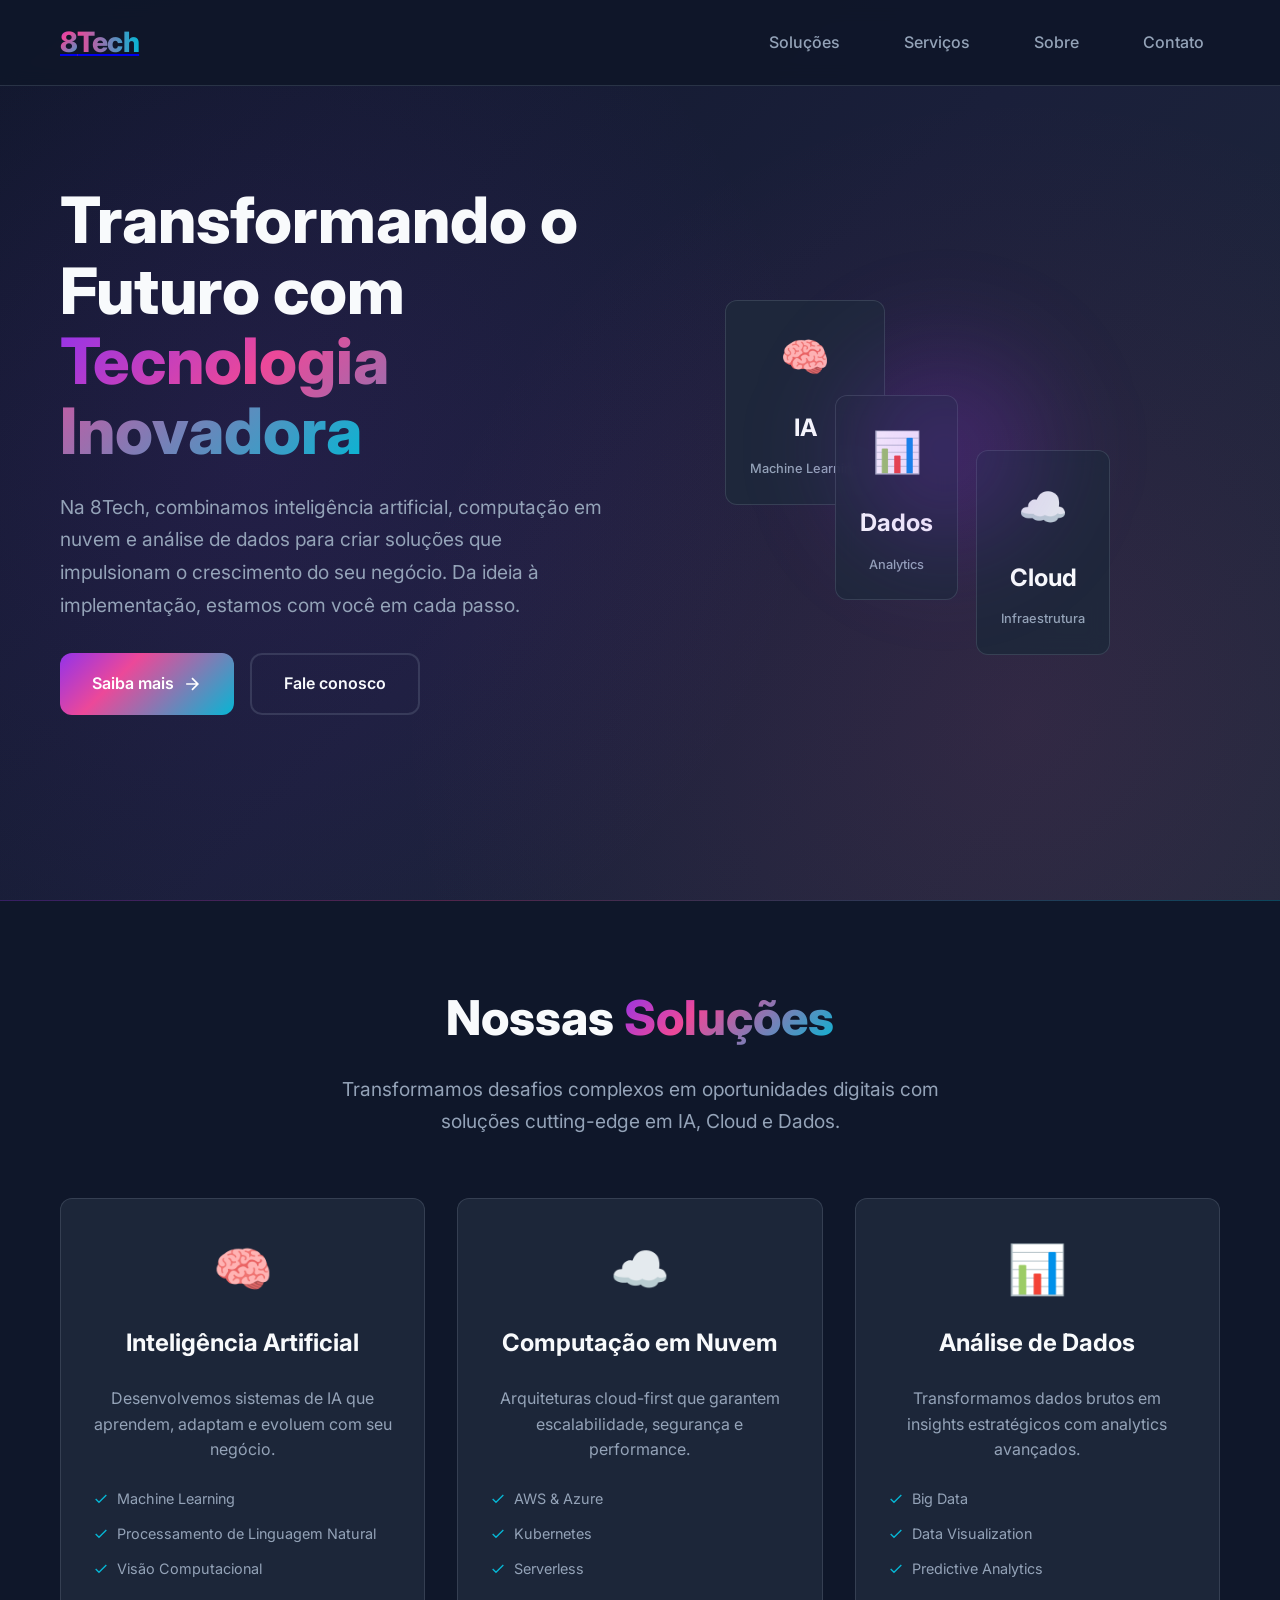
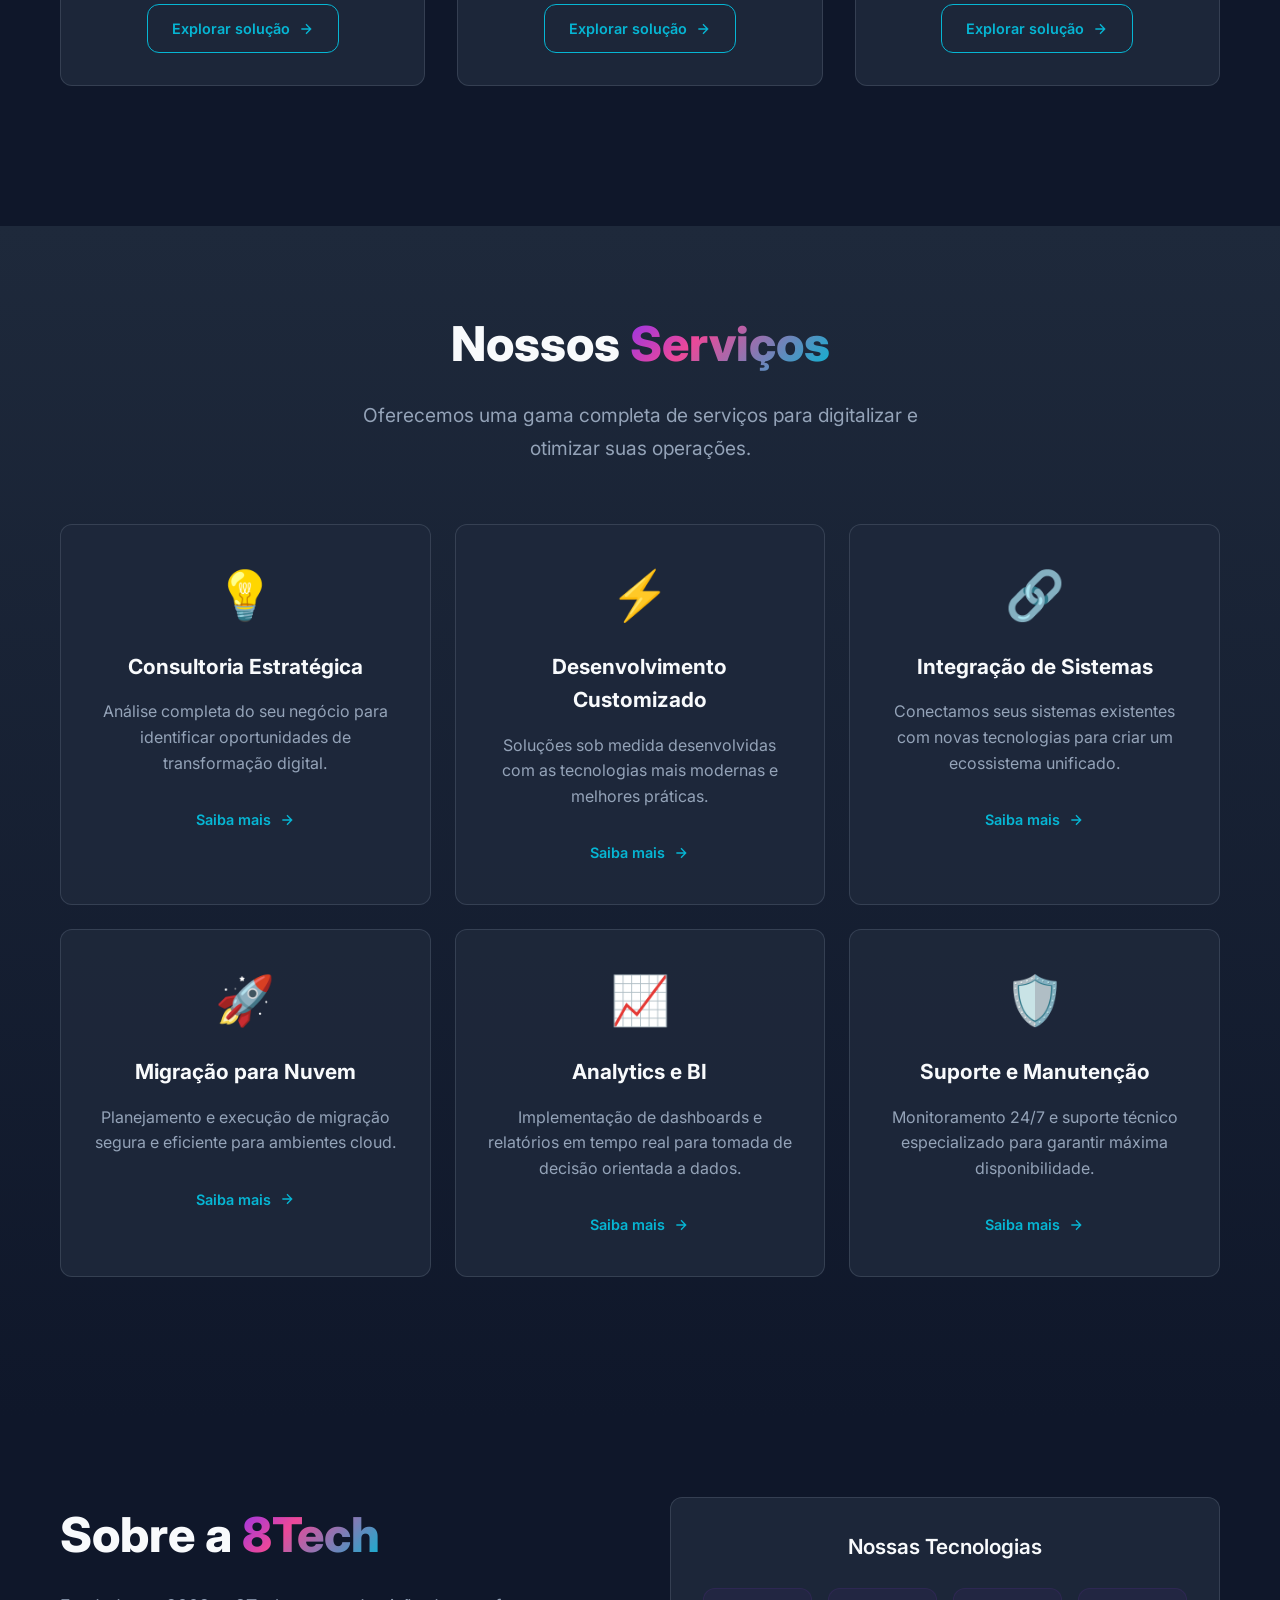
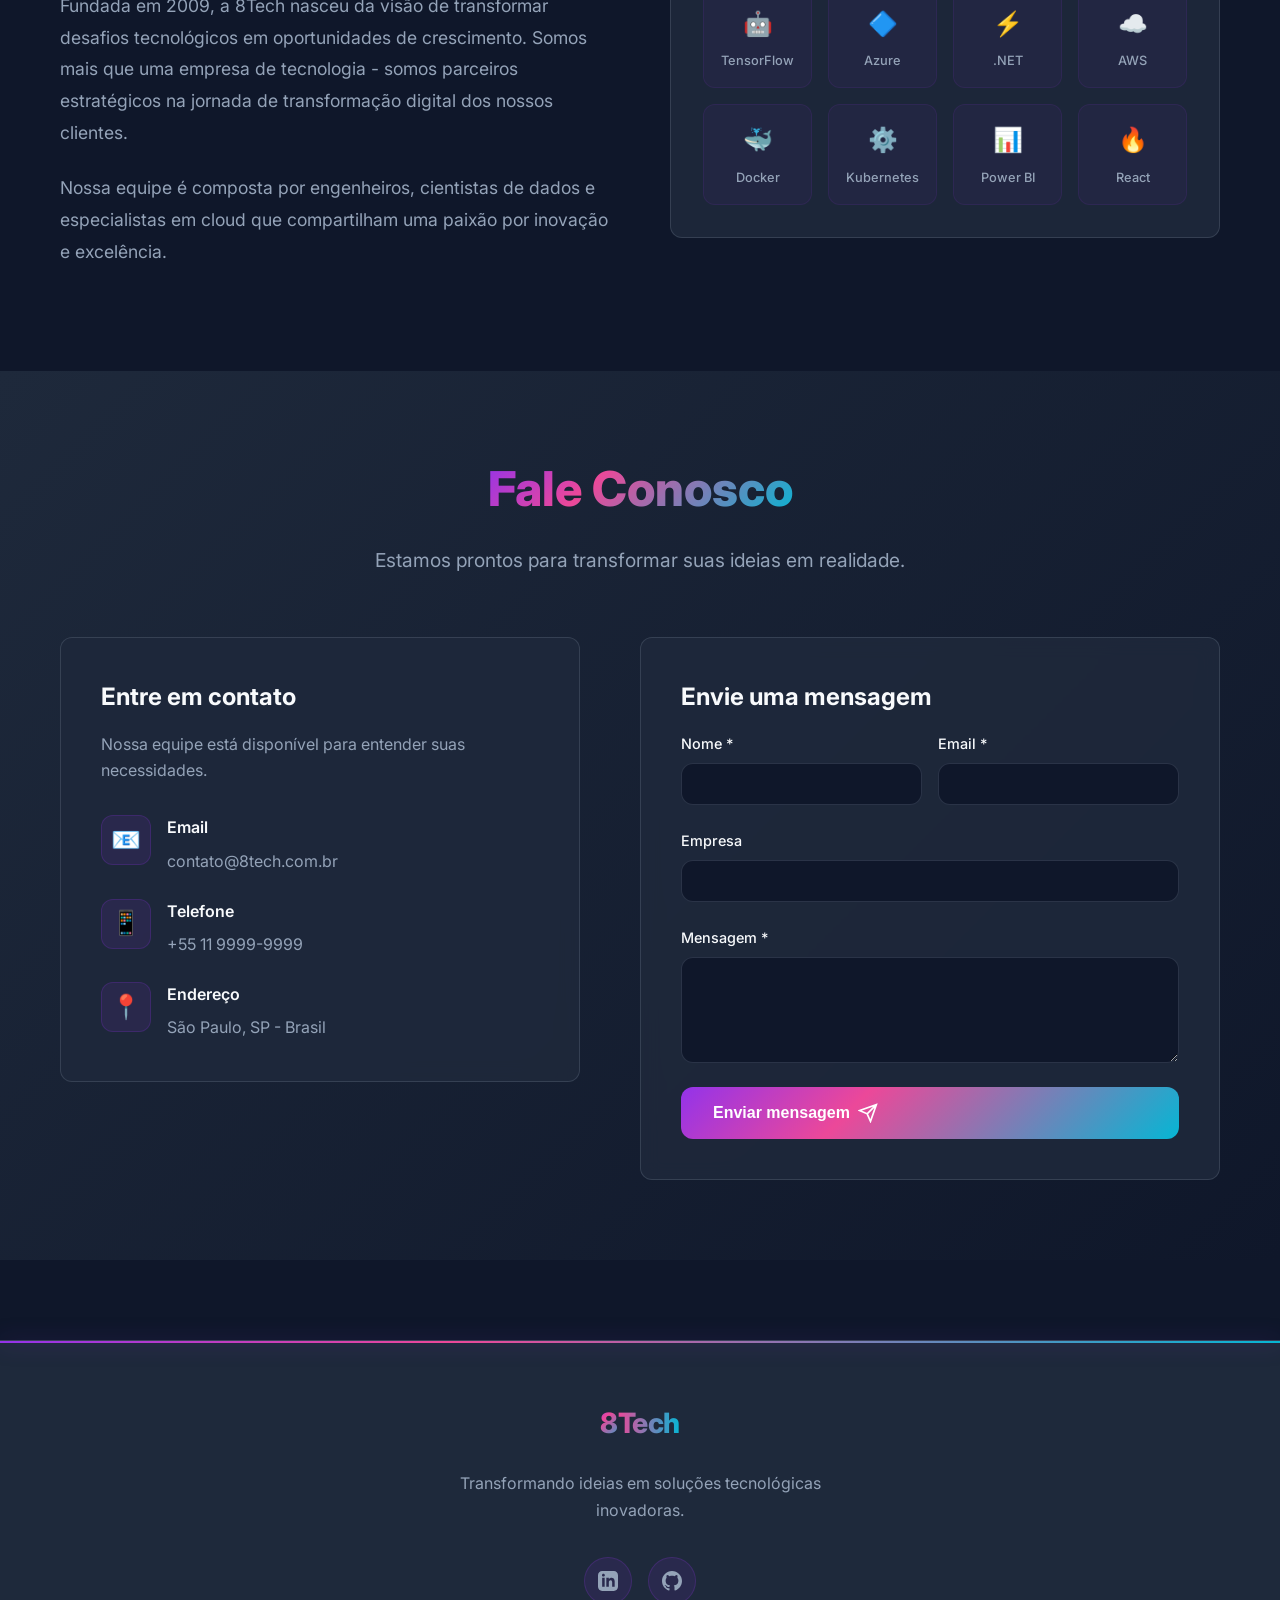
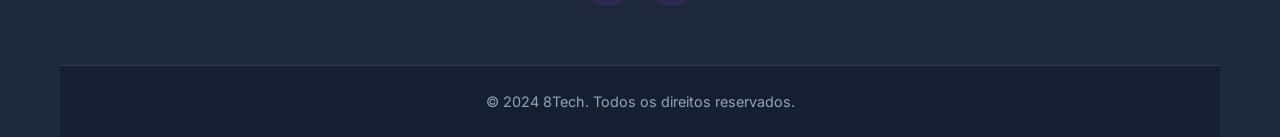
<file: 8TechWebsite/wwwroot/8tech-clean.html>
<!DOCTYPE html>
<html lang="pt-BR">
<head>
    <meta charset="utf-8">
    <meta name="viewport" content="width=device-width, initial-scale=1.0">
    <title>8Tech - Soluções Tecnológicas Inovadoras</title>
    
    <!-- Google Fonts -->
    <link rel="preconnect" href="https://fonts.googleapis.com">
    <link rel="preconnect" href="https://fonts.gstatic.com" crossorigin>
    <link href="https://fonts.googleapis.com/css2?family=Inter:wght@300;400;500;600;700;800&display=swap" rel="stylesheet">
    
    <style>
        /* ===== CORES OFICIAIS 8TECH (BASEADAS NA LOGO) ===== */
        :root {
            --primary-gradient: linear-gradient(135deg, #9333EA 0%, #EC4899 35%, #06B6D4 100%);
            --neon-purple: #9333EA;
            --neon-pink: #EC4899;
            --neon-cyan: #06B6D4;
            --dark-bg: #0F172A;
            --dark-surface: #1E293B;
            --light-text: #F8FAFC;
            --muted-text: #94A3B8;
            --card-bg: rgba(30, 41, 59, 0.9);
            --card-border: rgba(148, 163, 184, 0.2);
            --font-family: 'Inter', sans-serif;
            --border-radius: 12px;
            --transition: all 0.3s cubic-bezier(0.4, 0, 0.2, 1);
        }

        /* ===== RESET E BASE ===== */
        * {
            margin: 0;
            padding: 0;
            box-sizing: border-box;
        }

        html {
            scroll-behavior: smooth;
        }

        body {
            font-family: var(--font-family);
            background: var(--dark-bg);
            color: var(--light-text);
            line-height: 1.6;
            overflow-x: hidden;
        }

        .container {
            max-width: 1200px;
            margin: 0 auto;
            padding: 0 20px;
        }

        /* ===== UTILITÁRIOS ===== */
        .gradient-text {
            background: var(--primary-gradient);
            -webkit-background-clip: text;
            -webkit-text-fill-color: transparent;
            background-clip: text;
        }

        .btn-primary {
            background: var(--primary-gradient);
            color: white;
            border: none;
            padding: 16px 32px;
            border-radius: var(--border-radius);
            font-weight: 600;
            font-size: 16px;
            cursor: pointer;
            transition: var(--transition);
            display: inline-flex;
            align-items: center;
            gap: 8px;
            text-decoration: none;
        }

        .btn-primary:hover {
            transform: translateY(-2px);
            box-shadow: 0 10px 30px rgba(147, 51, 234, 0.4);
        }

        .btn-secondary {
            background: transparent;
            color: var(--light-text);
            border: 2px solid var(--card-border);
            padding: 16px 32px;
            border-radius: var(--border-radius);
            font-weight: 600;
            font-size: 16px;
            cursor: pointer;
            transition: var(--transition);
            display: inline-flex;
            align-items: center;
            gap: 8px;
            text-decoration: none;
        }

        .btn-secondary:hover {
            border-color: var(--neon-purple);
            color: var(--light-text);
            transform: translateY(-2px);
        }

        .section-padding {
            padding: 80px 0;
        }

        /* ===== HEADER ===== */
        .header-fixed {
            position: fixed;
            top: 0;
            left: 0;
            right: 0;
            z-index: 1000;
            background: rgba(15, 23, 42, 0.95);
            backdrop-filter: blur(10px);
            border-bottom: 1px solid var(--card-border);
            transition: var(--transition);
        }

        .navbar {
            padding: 20px 0;
        }

        .navbar .container {
            display: flex;
            justify-content: space-between;
            align-items: center;
        }

        .logo-container {
            display: flex;
            align-items: center;
            gap: 12px;
        }

        .logo-image {
            height: 40px;
            width: auto;
            filter: drop-shadow(0 0 20px rgba(147, 51, 234, 0.6));
            transition: var(--transition);
        }

        .logo-image:hover {
            transform: scale(1.05);
            filter: drop-shadow(0 0 30px rgba(236, 72, 153, 0.8));
        }

        .logo-text-fallback {
            font-size: 28px;
            font-weight: 800;
            letter-spacing: -0.02em;
            display: flex;
            align-items: center;
        }

        .logo-8 {
            background: var(--primary-gradient);
            -webkit-background-clip: text;
            -webkit-text-fill-color: transparent;
            background-clip: text;
        }

        .logo-tech {
            background: linear-gradient(90deg, #EC4899 0%, #06B6D4 100%);
            -webkit-background-clip: text;
            -webkit-text-fill-color: transparent;
            background-clip: text;
        }

        .nav-menu {
            display: flex;
            align-items: center;
        }

        .nav-list {
            display: flex;
            list-style: none;
            gap: 32px;
            margin: 0;
            padding: 0;
        }

        .nav-link {
            color: var(--muted-text);
            text-decoration: none;
            font-weight: 500;
            padding: 8px 16px;
            border-radius: 8px;
            transition: var(--transition);
            position: relative;
        }

        .nav-link:hover {
            color: var(--light-text);
            background: rgba(147, 51, 234, 0.1);
        }

        .mobile-menu-toggle {
            display: none;
            flex-direction: column;
            gap: 4px;
            background: none;
            border: none;
            cursor: pointer;
            padding: 8px;
        }

        .hamburger-line {
            width: 24px;
            height: 2px;
            background: var(--light-text);
            transition: var(--transition);
        }

        /* ===== HERO SECTION ===== */
        .hero {
            min-height: 100vh;
            background: linear-gradient(135deg, var(--dark-bg) 0%, #1a1f3a 50%, var(--dark-surface) 100%);
            display: flex;
            align-items: center;
            position: relative;
            overflow: hidden;
        }

        .hero::before {
            content: '';
            position: absolute;
            top: 0;
            left: 0;
            right: 0;
            bottom: 0;
            background: radial-gradient(circle at 20% 50%, rgba(147, 51, 234, 0.1) 0%, transparent 50%),
                        radial-gradient(circle at 80% 80%, rgba(236, 72, 153, 0.1) 0%, transparent 50%);
            pointer-events: none;
        }

        .hero-content {
            display: grid;
            grid-template-columns: 1fr 1fr;
            gap: 60px;
            align-items: center;
            position: relative;
            z-index: 1;
        }

        .hero-text {
            max-width: 600px;
        }

        .hero-title {
            font-size: clamp(2.5rem, 5vw, 4rem);
            font-weight: 800;
            line-height: 1.1;
            margin-bottom: 24px;
            color: var(--light-text);
        }

        .hero-description {
            font-size: 1.2rem;
            color: var(--muted-text);
            line-height: 1.7;
            margin-bottom: 32px;
        }

        .hero-actions {
            display: flex;
            gap: 16px;
            flex-wrap: wrap;
        }

        .hero-visual {
            position: relative;
            height: 500px;
            display: flex;
            align-items: center;
            justify-content: center;
        }

        .floating-cards {
            position: relative;
            width: 100%;
            height: 100%;
        }

        .card-float {
            position: absolute;
            background: var(--card-bg);
            border: 1px solid var(--card-border);
            border-radius: var(--border-radius);
            padding: 24px;
            display: flex;
            flex-direction: column;
            align-items: center;
            gap: 12px;
            backdrop-filter: blur(10px);
            transition: var(--transition);
        }

        .card-float:hover {
            transform: translateY(-8px) scale(1.05);
            box-shadow: 0 20px 40px rgba(147, 51, 234, 0.3);
        }

        .card-1 {
            top: 20%;
            left: 10%;
        }

        .card-2 {
            top: 50%;
            right: 20%;
        }

        .card-3 {
            bottom: 20%;
            left: 30%;
        }

        .card-icon {
            font-size: 2.5rem;
            margin-bottom: 8px;
        }

        .card-title {
            font-weight: 600;
            color: var(--light-text);
        }

        .card-subtitle {
            font-size: 0.8rem;
            color: var(--muted-text);
            font-weight: 500;
        }

        .glow-orb {
            position: absolute;
            top: 50%;
            left: 50%;
            transform: translate(-50%, -50%);
            width: 300px;
            height: 300px;
            background: radial-gradient(circle, rgba(147, 51, 234, 0.3) 0%, transparent 70%);
            border-radius: 50%;
            filter: blur(40px);
            animation: pulse 3s ease-in-out infinite;
        }

        /* ===== SECTIONS GERAIS ===== */
        .section-header {
            text-align: center;
            margin-bottom: 60px;
        }

        .section-title {
            font-size: clamp(2rem, 4vw, 3rem);
            font-weight: 800;
            margin-bottom: 16px;
            color: var(--light-text);
        }

        .section-description {
            font-size: 1.2rem;
            color: var(--muted-text);
            max-width: 600px;
            margin: 0 auto;
            line-height: 1.7;
        }

        /* ===== SOLUTIONS SECTION ===== */
        .solutions-section {
            background: var(--dark-bg);
            position: relative;
        }

        .solutions-section::before {
            content: '';
            position: absolute;
            top: 0;
            left: 0;
            right: 0;
            height: 1px;
            background: var(--primary-gradient);
            opacity: 0.3;
        }

        .solutions-grid {
            display: grid;
            grid-template-columns: repeat(auto-fit, minmax(350px, 1fr));
            gap: 32px;
            margin-bottom: 60px;
        }

        .solution-card {
            background: var(--card-bg);
            border: 1px solid var(--card-border);
            border-radius: var(--border-radius);
            padding: 32px;
            backdrop-filter: blur(10px);
            position: relative;
            overflow: hidden;
            transition: var(--transition);
        }

        .solution-card:hover {
            transform: translateY(-4px);
            box-shadow: 0 20px 40px rgba(147, 51, 234, 0.3);
        }

        .solution-card::before {
            content: '';
            position: absolute;
            top: 0;
            left: 0;
            right: 0;
            height: 3px;
            background: var(--primary-gradient);
            opacity: 0;
            transition: opacity var(--transition);
        }

        .solution-card:hover::before {
            opacity: 1;
        }

        .card-header {
            text-align: center;
            margin-bottom: 24px;
        }

        .card-icon-large {
            font-size: 3rem;
            margin-bottom: 16px;
            display: inline-block;
            animation: float 3s ease-in-out infinite;
        }

        .card-title {
            font-size: 1.5rem;
            font-weight: 700;
            color: var(--light-text);
            margin: 0;
        }

        .card-content {
            margin-bottom: 24px;
        }

        .card-description {
            color: var(--muted-text);
            line-height: 1.6;
            margin-bottom: 24px;
            text-align: center;
        }

        .card-features {
            display: flex;
            flex-direction: column;
            gap: 12px;
        }

        .feature-item {
            display: flex;
            align-items: center;
            gap: 8px;
            color: var(--muted-text);
            font-size: 0.9rem;
        }

        .feature-item svg {
            color: var(--neon-cyan);
            flex-shrink: 0;
        }

        .card-footer {
            text-align: center;
        }

        .card-action {
            background: transparent;
            color: var(--neon-cyan);
            border: 1px solid var(--neon-cyan);
            padding: 12px 24px;
            border-radius: var(--border-radius);
            font-weight: 600;
            cursor: pointer;
            transition: var(--transition);
            display: inline-flex;
            align-items: center;
            gap: 8px;
            font-size: 0.9rem;
            text-decoration: none;
        }

        .card-action:hover {
            background: var(--neon-cyan);
            color: white;
            transform: translateY(-2px);
            box-shadow: 0 4px 12px rgba(6, 182, 212, 0.3);
        }

        /* ===== SERVICES SECTION ===== */
        .services-section {
            background: linear-gradient(180deg, var(--dark-surface) 0%, var(--dark-bg) 100%);
        }

        .services-grid {
            display: grid;
            grid-template-columns: repeat(auto-fit, minmax(300px, 1fr));
            gap: 24px;
            margin-bottom: 60px;
        }

        .service-item {
            background: var(--card-bg);
            border: 1px solid var(--card-border);
            border-radius: var(--border-radius);
            padding: 32px;
            text-align: center;
            transition: var(--transition);
            position: relative;
            overflow: hidden;
        }

        .service-item:hover {
            transform: translateY(-4px);
            box-shadow: 0 20px 40px rgba(147, 51, 234, 0.3);
        }

        .service-icon {
            font-size: 3rem;
            margin-bottom: 16px;
            display: inline-block;
            transition: transform var(--transition);
        }

        .service-item:hover .service-icon {
            transform: scale(1.1);
        }

        .service-title {
            font-size: 1.3rem;
            font-weight: 700;
            color: var(--light-text);
            margin: 0 0 16px 0;
        }

        .service-description {
            color: var(--muted-text);
            line-height: 1.6;
            margin-bottom: 24px;
            flex-grow: 1;
        }

        .learn-more-btn {
            background: transparent;
            color: var(--neon-cyan);
            border: none;
            padding: 8px 16px;
            font-weight: 600;
            cursor: pointer;
            transition: var(--transition);
            display: inline-flex;
            align-items: center;
            gap: 8px;
            font-size: 0.9rem;
            text-decoration: none;
        }

        .learn-more-btn:hover {
            gap: 12px;
            color: var(--light-text);
        }

        /* ===== ABOUT SECTION ===== */
        .about-section {
            background: var(--dark-bg);
            position: relative;
        }

        .about-content {
            display: grid;
            grid-template-columns: 1fr 1fr;
            gap: 60px;
            align-items: start;
        }

        .about-text {
            max-width: 600px;
        }

        .about-description {
            color: var(--muted-text);
            line-height: 1.8;
            margin-bottom: 24px;
            font-size: 1.1rem;
        }

        .tech-stack {
            background: var(--card-bg);
            border: 1px solid var(--card-border);
            border-radius: var(--border-radius);
            padding: 32px;
            backdrop-filter: blur(10px);
        }

        .stack-title {
            color: var(--light-text);
            font-size: 1.3rem;
            font-weight: 600;
            margin: 0 0 24px 0;
            text-align: center;
        }

        .tech-grid {
            display: grid;
            grid-template-columns: repeat(4, 1fr);
            gap: 16px;
        }

        .tech-item {
            display: flex;
            flex-direction: column;
            align-items: center;
            gap: 8px;
            padding: 16px;
            background: rgba(147, 51, 234, 0.05);
            border: 1px solid rgba(147, 51, 234, 0.1);
            border-radius: var(--border-radius);
            transition: var(--transition);
        }

        .tech-item:hover {
            transform: translateY(-4px);
            background: rgba(147, 51, 234, 0.1);
            border-color: var(--neon-purple);
        }

        .tech-logo {
            font-size: 1.5rem;
        }

        .tech-item span {
            color: var(--muted-text);
            font-size: 0.8rem;
            font-weight: 500;
        }

        /* ===== CONTACT SECTION ===== */
        .contact-section {
            background: linear-gradient(135deg, var(--dark-surface) 0%, var(--dark-bg) 100%);
        }

        .contact-content {
            display: grid;
            grid-template-columns: 1fr 1fr;
            gap: 60px;
        }

        .contact-card, .form-card {
            background: var(--card-bg);
            border: 1px solid var(--card-border);
            border-radius: var(--border-radius);
            padding: 40px;
            backdrop-filter: blur(10px);
            height: fit-content;
        }

        .contact-title, .form-title {
            font-size: 1.5rem;
            font-weight: 700;
            color: var(--light-text);
            margin: 0 0 16px 0;
        }

        .contact-description {
            color: var(--muted-text);
            line-height: 1.6;
            margin-bottom: 32px;
        }

        .contact-items {
            display: flex;
            flex-direction: column;
            gap: 24px;
        }

        .contact-item {
            display: flex;
            gap: 16px;
            align-items: start;
        }

        .contact-icon {
            font-size: 1.5rem;
            width: 50px;
            height: 50px;
            display: flex;
            align-items: center;
            justify-content: center;
            background: rgba(147, 51, 234, 0.1);
            border: 1px solid rgba(147, 51, 234, 0.2);
            border-radius: var(--border-radius);
            flex-shrink: 0;
        }

        .contact-details h4 {
            color: var(--light-text);
            font-size: 1rem;
            font-weight: 600;
            margin: 0 0 8px 0;
        }

        .contact-details a,
        .contact-details p {
            color: var(--muted-text);
            text-decoration: none;
            transition: color var(--transition);
        }

        .contact-details a:hover {
            color: var(--neon-cyan);
        }

        .contact-form {
            display: flex;
            flex-direction: column;
            gap: 24px;
        }

        .form-row {
            display: grid;
            grid-template-columns: 1fr 1fr;
            gap: 16px;
        }

        .form-group {
            display: flex;
            flex-direction: column;
            gap: 8px;
        }

        .form-group label {
            color: var(--light-text);
            font-weight: 500;
            font-size: 0.9rem;
        }

        .form-input {
            background: var(--dark-bg);
            border: 1px solid var(--card-border);
            border-radius: var(--border-radius);
            padding: 12px;
            color: var(--light-text);
            font-family: var(--font-family);
            transition: var(--transition);
        }

        .form-input:focus {
            outline: none;
            border-color: var(--neon-purple);
            box-shadow: 0 0 0 3px rgba(147, 51, 234, 0.1);
        }

        /* ===== FOOTER ===== */
        .footer {
            background: var(--dark-surface);
            border-top: 1px solid var(--card-border);
            margin-top: 80px;
            position: relative;
        }

        .footer::before {
            content: '';
            position: absolute;
            top: 0;
            left: 0;
            right: 0;
            height: 2px;
            background: var(--primary-gradient);
            box-shadow: 0 0 20px rgba(147, 51, 234, 0.5);
        }

        .footer-content {
            padding: 60px 0;
            text-align: center;
        }

        .footer-brand .logo-container {
            margin-bottom: 24px;
            justify-content: center;
        }

        .footer-brand .logo-image {
            height: 40px;
            filter: drop-shadow(0 0 15px rgba(147, 51, 234, 0.4));
        }

        .footer-description {
            color: var(--muted-text);
            max-width: 400px;
            margin: 0 auto 32px auto;
            line-height: 1.7;
        }

        .social-links {
            display: flex;
            gap: 16px;
            justify-content: center;
        }

        .social-link {
            display: flex;
            align-items: center;
            justify-content: center;
            width: 48px;
            height: 48px;
            background: rgba(147, 51, 234, 0.1);
            border: 1px solid rgba(147, 51, 234, 0.2);
            border-radius: 50%;
            color: var(--muted-text);
            text-decoration: none;
            transition: var(--transition);
        }

        .social-link:hover {
            background: var(--primary-gradient);
            border-color: transparent;
            color: white;
            transform: translateY(-2px);
            box-shadow: 0 10px 30px rgba(147, 51, 234, 0.4);
        }

        .footer-bottom {
            background: rgba(15, 23, 42, 0.5);
            border-top: 1px solid var(--card-border);
            padding: 24px 0;
        }

        .copyright {
            color: var(--muted-text);
            font-size: 0.9rem;
            text-align: center;
        }

        /* ===== ANIMAÇÕES ===== */
        @keyframes float {
            0%, 100% { transform: translateY(0px); }
            50% { transform: translateY(-10px); }
        }

        @keyframes pulse {
            0%, 100% { opacity: 0.3; }
            50% { opacity: 0.6; }
        }

        .animate-float {
            animation: float 3s ease-in-out infinite;
        }

        /* ===== RESPONSIVO ===== */
        @media (max-width: 768px) {
            .container {
                padding: 0 16px;
            }

            .mobile-menu-toggle {
                display: flex;
            }

            .nav-menu {
                position: fixed;
                top: 70px;
                left: 0;
                right: 0;
                background: var(--dark-surface);
                backdrop-filter: blur(10px);
                border-bottom: 1px solid var(--card-border);
                transform: translateY(-100%);
                opacity: 0;
                visibility: hidden;
                transition: var(--transition);
            }

            .nav-menu.active {
                transform: translateY(0);
                opacity: 1;
                visibility: visible;
            }

            .nav-list {
                flex-direction: column;
                padding: 24px;
                gap: 16px;
            }

            .nav-link {
                display: block;
                text-align: center;
                padding: 16px;
            }

            .hero-content {
                grid-template-columns: 1fr;
                gap: 40px;
                text-align: center;
            }

            .hero-text {
                max-width: 100%;
            }

            .hero-actions {
                justify-content: center;
            }

            .hero-visual {
                height: 400px;
            }

            .card-float {
                padding: 20px;
            }

            .card-1 {
                top: 10%;
                left: 20%;
            }

            .card-2 {
                top: 40%;
                right: 10%;
            }

            .card-3 {
                bottom: 10%;
                left: 40%;
            }

            .glow-orb {
                width: 200px;
                height: 200px;
            }

            .solutions-grid {
                grid-template-columns: 1fr;
                gap: 24px;
            }

            .services-grid {
                grid-template-columns: 1fr;
                gap: 20px;
            }

            .about-content {
                grid-template-columns: 1fr;
                gap: 40px;
            }

            .about-text {
                max-width: 100%;
            }

            .tech-grid {
                grid-template-columns: repeat(2, 1fr);
            }

            .contact-content {
                grid-template-columns: 1fr;
                gap: 40px;
            }

            .form-row {
                grid-template-columns: 1fr;
            }

            .contact-card, .form-card {
                padding: 32px 24px;
            }

            .section-padding {
                padding: 60px 0;
            }
        }
    </style>
</head>
<body>
    <!-- ===== HEADER ===== -->
    <header class="header-fixed">
        <nav class="navbar">
            <div class="container">
                <div class="nav-brand">
                    <a href="#home" class="logo-link">
                        <div class="logo-container">
                            <!-- COLOQUE A LOGO AQUI -->
                            <div class="logo-text-fallback">
                                <span class="logo-8">8</span><span class="logo-tech">Tech</span>
                            </div>
                        </div>
                    </a>
                </div>
                
                <div class="nav-menu">
                    <ul class="nav-list">
                        <li class="nav-item">
                            <a href="#solutions" class="nav-link">Soluções</a>
                        </li>
                        <li class="nav-item">
                            <a href="#services" class="nav-link">Serviços</a>
                        </li>
                        <li class="nav-item">
                            <a href="#about" class="nav-link">Sobre</a>
                        </li>
                        <li class="nav-item">
                            <a href="#contact" class="nav-link">Contato</a>
                        </li>
                    </ul>
                </div>
                
                <button class="mobile-menu-toggle" onclick="toggleMobileMenu()">
                    <span class="hamburger-line"></span>
                    <span class="hamburger-line"></span>
                    <span class="hamburger-line"></span>
                </button>
            </div>
        </nav>
    </header>

    <main>
        <!-- ===== HERO SECTION ===== -->
        <section class="hero" id="home">
            <div class="container">
                <div class="hero-content">
                    <div class="hero-text">
                        <h1 class="hero-title">
                            Transformando o Futuro com
                            <span class="gradient-text">Tecnologia Inovadora</span>
                        </h1>
                        <p class="hero-description">
                            Na 8Tech, combinamos inteligência artificial, computação em nuvem e análise de dados 
                            para criar soluções que impulsionam o crescimento do seu negócio. 
                            Da ideia à implementação, estamos com você em cada passo.
                        </p>
                        <div class="hero-actions">
                            <a href="#solutions" class="btn-primary">
                                Saiba mais
                                <svg width="20" height="20" viewBox="0 0 24 24" fill="none" stroke="currentColor" stroke-width="2">
                                    <path d="M5 12h14M12 5l7 7-7 7"/>
                                </svg>
                            </a>
                            <a href="#contact" class="btn-secondary">
                                Fale conosco
                            </a>
                        </div>
                    </div>
                    
                    <div class="hero-visual">
                        <div class="floating-cards">
                            <div class="card-float card-1 animate-float">
                                <div class="card-icon">🧠</div>
                                <div class="card-title">IA</div>
                                <div class="card-subtitle">Machine Learning</div>
                            </div>
                            <div class="card-float card-2 animate-float" style="animation-delay: 0.5s;">
                                <div class="card-icon">☁️</div>
                                <div class="card-title">Cloud</div>
                                <div class="card-subtitle">Infraestrutura</div>
                            </div>
                            <div class="card-float card-3 animate-float" style="animation-delay: 1s;">
                                <div class="card-icon">📊</div>
                                <div class="card-title">Dados</div>
                                <div class="card-subtitle">Analytics</div>
                            </div>
                        </div>
                        <div class="glow-orb"></div>
                    </div>
                </div>
            </div>
        </section>

        <!-- ===== SOLUTIONS SECTION ===== -->
        <section class="solutions-section section-padding" id="solutions">
            <div class="container">
                <div class="section-header">
                    <h2 class="section-title">
                        Nossas <span class="gradient-text">Soluções</span>
                    </h2>
                    <p class="section-description">
                        Transformamos desafios complexos em oportunidades digitais com soluções 
                        cutting-edge em IA, Cloud e Dados.
                    </p>
                </div>

                <div class="solutions-grid">
                    <div class="solution-card">
                        <div class="card-header">
                            <div class="card-icon-large">🧠</div>
                            <h3 class="card-title">Inteligência Artificial</h3>
                        </div>
                        <div class="card-content">
                            <p class="card-description">
                                Desenvolvemos sistemas de IA que aprendem, adaptam e evoluem com seu negócio.
                            </p>
                            <div class="card-features">
                                <div class="feature-item">
                                    <svg width="16" height="16" viewBox="0 0 24 24" fill="none" stroke="currentColor" stroke-width="2">
                                        <path d="M20 6L9 17l-5-5"/>
                                    </svg>
                                    <span>Machine Learning</span>
                                </div>
                                <div class="feature-item">
                                    <svg width="16" height="16" viewBox="0 0 24 24" fill="none" stroke="currentColor" stroke-width="2">
                                        <path d="M20 6L9 17l-5-5"/>
                                    </svg>
                                    <span>Processamento de Linguagem Natural</span>
                                </div>
                                <div class="feature-item">
                                    <svg width="16" height="16" viewBox="0 0 24 24" fill="none" stroke="currentColor" stroke-width="2">
                                        <path d="M20 6L9 17l-5-5"/>
                                    </svg>
                                    <span>Visão Computacional</span>
                                </div>
                            </div>
                        </div>
                        <div class="card-footer">
                            <a href="#contact" class="card-action">
                                Explorar solução
                                <svg width="16" height="16" viewBox="0 0 24 24" fill="none" stroke="currentColor" stroke-width="2">
                                    <path d="M5 12h14M12 5l7 7-7 7"/>
                                </svg>
                            </a>
                        </div>
                    </div>
                    
                    <div class="solution-card">
                        <div class="card-header">
                            <div class="card-icon-large">☁️</div>
                            <h3 class="card-title">Computação em Nuvem</h3>
                        </div>
                        <div class="card-content">
                            <p class="card-description">
                                Arquiteturas cloud-first que garantem escalabilidade, segurança e performance.
                            </p>
                            <div class="card-features">
                                <div class="feature-item">
                                    <svg width="16" height="16" viewBox="0 0 24 24" fill="none" stroke="currentColor" stroke-width="2">
                                        <path d="M20 6L9 17l-5-5"/>
                                    </svg>
                                    <span>AWS & Azure</span>
                                </div>
                                <div class="feature-item">
                                    <svg width="16" height="16" viewBox="0 0 24 24" fill="none" stroke="currentColor" stroke-width="2">
                                        <path d="M20 6L9 17l-5-5"/>
                                    </svg>
                                    <span>Kubernetes</span>
                                </div>
                                <div class="feature-item">
                                    <svg width="16" height="16" viewBox="0 0 24 24" fill="none" stroke="currentColor" stroke-width="2">
                                        <path d="M20 6L9 17l-5-5"/>
                                    </svg>
                                    <span>Serverless</span>
                                </div>
                            </div>
                        </div>
                        <div class="card-footer">
                            <a href="#contact" class="card-action">
                                Explorar solução
                                <svg width="16" height="16" viewBox="0 0 24 24" fill="none" stroke="currentColor" stroke-width="2">
                                    <path d="M5 12h14M12 5l7 7-7 7"/>
                                </svg>
                            </a>
                        </div>
                    </div>
                    
                    <div class="solution-card">
                        <div class="card-header">
                            <div class="card-icon-large">📊</div>
                            <h3 class="card-title">Análise de Dados</h3>
                        </div>
                        <div class="card-content">
                            <p class="card-description">
                                Transformamos dados brutos em insights estratégicos com analytics avançados.
                            </p>
                            <div class="card-features">
                                <div class="feature-item">
                                    <svg width="16" height="16" viewBox="0 0 24 24" fill="none" stroke="currentColor" stroke-width="2">
                                        <path d="M20 6L9 17l-5-5"/>
                                    </svg>
                                    <span>Big Data</span>
                                </div>
                                <div class="feature-item">
                                    <svg width="16" height="16" viewBox="0 0 24 24" fill="none" stroke="currentColor" stroke-width="2">
                                        <path d="M20 6L9 17l-5-5"/>
                                    </svg>
                                    <span>Data Visualization</span>
                                </div>
                                <div class="feature-item">
                                    <svg width="16" height="16" viewBox="0 0 24 24" fill="none" stroke="currentColor" stroke-width="2">
                                        <path d="M20 6L9 17l-5-5"/>
                                    </svg>
                                    <span>Predictive Analytics</span>
                                </div>
                            </div>
                        </div>
                        <div class="card-footer">
                            <a href="#contact" class="card-action">
                                Explorar solução
                                <svg width="16" height="16" viewBox="0 0 24 24" fill="none" stroke="currentColor" stroke-width="2">
                                    <path d="M5 12h14M12 5l7 7-7 7"/>
                                </svg>
                            </a>
                        </div>
                    </div>
                </div>
            </div>
        </section>

        <!-- ===== SERVICES SECTION ===== -->
        <section class="services-section section-padding" id="services">
            <div class="container">
                <div class="section-header">
                    <h2 class="section-title">
                        Nossos <span class="gradient-text">Serviços</span>
                    </h2>
                    <p class="section-description">
                        Oferecemos uma gama completa de serviços para digitalizar e otimizar suas operações.
                    </p>
                </div>

                <div class="services-grid">
                    <div class="service-item">
                        <div class="service-icon">💡</div>
                        <h3 class="service-title">Consultoria Estratégica</h3>
                        <p class="service-description">
                            Análise completa do seu negócio para identificar oportunidades de transformação digital.
                        </p>
                        <a href="#contact" class="learn-more-btn">
                            Saiba mais
                            <svg width="16" height="16" viewBox="0 0 24 24" fill="none" stroke="currentColor" stroke-width="2">
                                <path d="M5 12h14M12 5l7 7-7 7"/>
                            </svg>
                        </a>
                    </div>
                    
                    <div class="service-item">
                        <div class="service-icon">⚡</div>
                        <h3 class="service-title">Desenvolvimento Customizado</h3>
                        <p class="service-description">
                            Soluções sob medida desenvolvidas com as tecnologias mais modernas e melhores práticas.
                        </p>
                        <a href="#contact" class="learn-more-btn">
                            Saiba mais
                            <svg width="16" height="16" viewBox="0 0 24 24" fill="none" stroke="currentColor" stroke-width="2">
                                <path d="M5 12h14M12 5l7 7-7 7"/>
                            </svg>
                        </a>
                    </div>
                    
                    <div class="service-item">
                        <div class="service-icon">🔗</div>
                        <h3 class="service-title">Integração de Sistemas</h3>
                        <p class="service-description">
                            Conectamos seus sistemas existentes com novas tecnologias para criar um ecossistema unificado.
                        </p>
                        <a href="#contact" class="learn-more-btn">
                            Saiba mais
                            <svg width="16" height="16" viewBox="0 0 24 24" fill="none" stroke="currentColor" stroke-width="2">
                                <path d="M5 12h14M12 5l7 7-7 7"/>
                            </svg>
                        </a>
                    </div>
                    
                    <div class="service-item">
                        <div class="service-icon">🚀</div>
                        <h3 class="service-title">Migração para Nuvem</h3>
                        <p class="service-description">
                            Planejamento e execução de migração segura e eficiente para ambientes cloud.
                        </p>
                        <a href="#contact" class="learn-more-btn">
                            Saiba mais
                            <svg width="16" height="16" viewBox="0 0 24 24" fill="none" stroke="currentColor" stroke-width="2">
                                <path d="M5 12h14M12 5l7 7-7 7"/>
                            </svg>
                        </a>
                    </div>
                    
                    <div class="service-item">
                        <div class="service-icon">📈</div>
                        <h3 class="service-title">Analytics e BI</h3>
                        <p class="service-description">
                            Implementação de dashboards e relatórios em tempo real para tomada de decisão orientada a dados.
                        </p>
                        <a href="#contact" class="learn-more-btn">
                            Saiba mais
                            <svg width="16" height="16" viewBox="0 0 24 24" fill="none" stroke="currentColor" stroke-width="2">
                                <path d="M5 12h14M12 5l7 7-7 7"/>
                            </svg>
                        </a>
                    </div>
                    
                    <div class="service-item">
                        <div class="service-icon">🛡️</div>
                        <h3 class="service-title">Suporte e Manutenção</h3>
                        <p class="service-description">
                            Monitoramento 24/7 e suporte técnico especializado para garantir máxima disponibilidade.
                        </p>
                        <a href="#contact" class="learn-more-btn">
                            Saiba mais
                            <svg width="16" height="16" viewBox="0 0 24 24" fill="none" stroke="currentColor" stroke-width="2">
                                <path d="M5 12h14M12 5l7 7-7 7"/>
                            </svg>
                        </a>
                    </div>
                </div>
            </div>
        </section>

        <!-- ===== ABOUT SECTION ===== -->
        <section class="about-section section-padding" id="about">
            <div class="container">
                <div class="about-content">
                    <div class="about-text">
                        <h2 class="section-title">
                            Sobre a <span class="gradient-text">8Tech</span>
                        </h2>
                        <p class="about-description">
                            Fundada em 2009, a 8Tech nasceu da visão de transformar desafios tecnológicos 
                            em oportunidades de crescimento. Somos mais que uma empresa de tecnologia - 
                            somos parceiros estratégicos na jornada de transformação digital dos nossos clientes.
                        </p>
                        <p class="about-description">
                            Nossa equipe é composta por engenheiros, cientistas de dados e especialistas em cloud 
                            que compartilham uma paixão por inovação e excelência.
                        </p>
                    </div>
                    
                    <div class="about-visual">
                        <div class="tech-stack">
                            <h3 class="stack-title">Nossas Tecnologias</h3>
                            <div class="tech-grid">
                                <div class="tech-item">
                                    <div class="tech-logo">🤖</div>
                                    <span>TensorFlow</span>
                                </div>
                                <div class="tech-item">
                                    <div class="tech-logo">🔷</div>
                                    <span>Azure</span>
                                </div>
                                <div class="tech-item">
                                    <div class="tech-logo">⚡</div>
                                    <span>.NET</span>
                                </div>
                                <div class="tech-item">
                                    <div class="tech-logo">☁️</div>
                                    <span>AWS</span>
                                </div>
                                <div class="tech-item">
                                    <div class="tech-logo">🐳</div>
                                    <span>Docker</span>
                                </div>
                                <div class="tech-item">
                                    <div class="tech-logo">⚙️</div>
                                    <span>Kubernetes</span>
                                </div>
                                <div class="tech-item">
                                    <div class="tech-logo">📊</div>
                                    <span>Power BI</span>
                                </div>
                                <div class="tech-item">
                                    <div class="tech-logo">🔥</div>
                                    <span>React</span>
                                </div>
                            </div>
                        </div>
                    </div>
                </div>
            </div>
        </section>

        <!-- ===== CONTACT SECTION ===== -->
        <section class="contact-section section-padding" id="contact">
            <div class="container">
                <div class="section-header">
                    <h2 class="section-title">
                        <span class="gradient-text">Fale Conosco</span>
                    </h2>
                    <p class="section-description">
                        Estamos prontos para transformar suas ideias em realidade.
                    </p>
                </div>

                <div class="contact-content">
                    <div class="contact-info">
                        <div class="contact-card">
                            <h3 class="contact-title">Entre em contato</h3>
                            <p class="contact-description">
                                Nossa equipe está disponível para entender suas necessidades.
                            </p>
                            
                            <div class="contact-items">
                                <div class="contact-item">
                                    <div class="contact-icon">📧</div>
                                    <div class="contact-details">
                                        <h4>Email</h4>
                                        <a href="mailto:contato@8tech.com.br">contato@8tech.com.br</a>
                                    </div>
                                </div>
                                
                                <div class="contact-item">
                                    <div class="contact-icon">📱</div>
                                    <div class="contact-details">
                                        <h4>Telefone</h4>
                                        <a href="tel:+5511999999999">+55 11 9999-9999</a>
                                    </div>
                                </div>
                                
                                <div class="contact-item">
                                    <div class="contact-icon">📍</div>
                                    <div class="contact-details">
                                        <h4>Endereço</h4>
                                        <p>São Paulo, SP - Brasil</p>
                                    </div>
                                </div>
                            </div>
                        </div>
                    </div>

                    <div class="contact-form">
                        <div class="form-card">
                            <h3 class="form-title">Envie uma mensagem</h3>
                            
                            <form class="contact-form" onsubmit="handleSubmit(event)">
                                <div class="form-row">
                                    <div class="form-group">
                                        <label for="name">Nome *</label>
                                        <input type="text" id="name" class="form-input" required />
                                    </div>
                                    
                                    <div class="form-group">
                                        <label for="email">Email *</label>
                                        <input type="email" id="email" class="form-input" required />
                                    </div>
                                </div>
                                
                                <div class="form-group">
                                    <label for="company">Empresa</label>
                                    <input type="text" id="company" class="form-input" />
                                </div>
                                
                                <div class="form-group">
                                    <label for="message">Mensagem *</label>
                                    <textarea id="message" class="form-input" rows="5" required></textarea>
                                </div>
                                
                                <button type="submit" class="btn-primary">
                                    Enviar mensagem
                                    <svg width="20" height="20" viewBox="0 0 24 24" fill="none" stroke="currentColor" stroke-width="2">
                                        <path d="M22 2L11 13M22 2l-7 20-4-9-9-4 20-7z"/>
                                    </svg>
                                </button>
                            </form>
                        </div>
                    </div>
                </div>
            </div>
        </section>
    </main>

    <!-- ===== FOOTER ===== -->
    <footer class="footer">
        <div class="container">
            <div class="footer-content">
                <div class="footer-brand">
                    <div class="logo-container">
                        <div class="logo-text-fallback">
                            <span class="logo-8">8</span><span class="logo-tech">Tech</span>
                        </div>
                    </div>
                    <p class="footer-description">
                        Transformando ideias em soluções tecnológicas inovadoras.
                    </p>
                    <div class="social-links">
                        <a href="#" class="social-link" aria-label="LinkedIn">
                            <svg width="20" height="20" viewBox="0 0 24 24" fill="currentColor">
                                <path d="M19 0h-14c-2.761 0-5 2.239-5 5v14c0 2.761 2.239 5 5 5h14c2.762 0 5-2.239 5-5v-14c0-2.761-2.238-5-5-5zm-11 19h-3v-11h3v11zm-1.5-12.268c-.966 0-1.75-.79-1.75-1.764s.784-1.764 1.75-1.764 1.75.79 1.75 1.764-.783 1.764-1.75 1.764zm13.5 12.268h-3v-5.604c0-3.368-4-3.113-4 0v5.604h-3v-11h3v1.765c1.396-2.586 7-2.777 7 2.476v6.759z"/>
                            </svg>
                        </a>
                        <a href="#" class="social-link" aria-label="GitHub">
                            <svg width="20" height="20" viewBox="0 0 24 24" fill="currentColor">
                                <path d="M12 0c-6.626 0-12 5.373-12 12 0 5.302 3.438 9.8 8.207 11.387.599.111.793-.261.793-.577v-2.234c-3.338.726-4.033-1.416-4.033-1.416-.546-1.387-1.333-1.756-1.333-1.756-1.089-.745.083-.729.083-.729 1.205.084 1.839 1.237 1.839 1.237 1.07 1.834 2.807 1.304 3.492.997.107-.775.418-1.305.762-1.604-2.665-.305-5.467-1.334-5.467-5.931 0-1.311.469-2.381 1.236-3.221-.124-.303-.535-1.524.117-3.176 0 0 1.008-.322 3.301 1.23.957-.266 1.983-.399 3.003-.404 1.02.005 2.047.138 3.006.404 2.291-1.552 3.297-1.23 3.297-1.23.653 1.653.242 2.874.118 3.176.77.84 1.235 1.911 1.235 3.221 0 4.609-2.807 5.624-5.479 5.921.43.372.823 1.102.823 2.222v3.293c0 .319.192.694.801.576 4.765-1.589 8.199-6.086 8.199-11.386 0-6.627-5.373-12-12-12z"/>
                            </svg>
                        </a>
                    </div>
                </div>
            </div>
            
            <div class="footer-bottom">
                <div class="container">
                    <p class="copyright">
                        © 2024 8Tech. Todos os direitos reservados.
                    </p>
                </div>
            </div>
        </div>
    </footer>

    <!-- ===== JAVASCRIPT ===== -->
    <script>
        // Mobile menu toggle
        function toggleMobileMenu() {
            const nav = document.querySelector('.nav-menu');
            nav.classList.toggle('active');
        }

        // Form submit
        function handleSubmit(event) {
            event.preventDefault();
            alert('Mensagem enviada com sucesso! Entraremos em contato em breve.');
            event.target.reset();
        }

        // Smooth scroll para links internos
        document.querySelectorAll('a[href^="#"]').forEach(anchor => {
            anchor.addEventListener('click', function (e) {
                e.preventDefault();
                const target = document.querySelector(this.getAttribute('href'));
                if (target) {
                    target.scrollIntoView({ behavior: 'smooth', block: 'start' });
                }
            });
        });

        // Header scroll effect
        let lastScrollTop = 0;
        window.addEventListener('scroll', () => {
            const header = document.querySelector('.header-fixed');
            const scrollTop = window.pageYOffset || document.documentElement.scrollTop;
            
            if (scrollTop > lastScrollTop && scrollTop > 100) {
                header.style.transform = 'translateY(-100%)';
            } else {
                header.style.transform = 'translateY(0)';
            }
            
            lastScrollTop = scrollTop <= 0 ? 0 : scrollTop;
        });
    </script>
</body>
</html>
</file>
<file: css/8tech-official.css>
/* 8Tech - Cores Oficiais baseadas na logo */
:root {
    /* Gradiente oficial da logo 8Tech - roxo, rosa e azul neon */
    --primary-gradient: linear-gradient(135deg, #9333EA 0%, #EC4899 35%, #06B6D4 100%);
    --primary-color: #9333EA;
    --secondary-color: #EC4899;
    --accent-color: #06B6D4;
    --neon-purple: #9333EA;
    --neon-pink: #EC4899;
    --neon-cyan: #06B6D4;
    
    /* Cores de fundo mantendo o dark theme */
    --dark-bg: #0F172A;
    --dark-surface: #1E293B;
    --light-text: #F8FAFC;
    --muted-text: #94A3B8;
    --card-bg: rgba(30, 41, 59, 0.8);
    --card-border: rgba(148, 163, 184, 0.1);
    
    /* Gradientes adicionais baseados na logo */
    --logo-gradient: linear-gradient(90deg, #9333EA 0%, #EC4899 50%, #06B6D4 100%);
    --neon-glow: 0 0 20px rgba(236, 72, 153, 0.5);
    --neon-glow-hover: 0 0 30px rgba(147, 51, 234, 0.8);
    
    /* Sombras com efeito neon */
    --shadow-neon-purple: 0 0 20px rgba(147, 51, 234, 0.6);
    --shadow-neon-pink: 0 0 20px rgba(236, 72, 153, 0.6);
    --shadow-neon-cyan: 0 0 20px rgba(6, 182, 212, 0.6);
    --shadow-neon-combo: 0 0 30px rgba(147, 51, 234, 0.4), 0 0 60px rgba(236, 72, 153, 0.3);
}
</file>
<file: css/logo-integration.css>
/* 8Tech - Logo Integration Styles */

.logo-container {
    display: flex;
    align-items: center;
    gap: var(--spacing-sm);
}

.logo-image {
    height: 40px;
    width: auto;
    filter: drop-shadow(0 2px 4px rgba(0, 0, 0, 0.1));
    transition: transform var(--transition-normal);
}

.logo-image:hover {
    transform: scale(1.05);
}

.logo-text-fallback {
    font-size: 2rem;
    font-weight: 800;
    background: var(--primary-gradient);
    -webkit-background-clip: text;
    -webkit-text-fill-color: transparent;
    background-clip: text;
    letter-spacing: -0.02em;
}

/* Logo variations for different contexts */
.logo-large {
    height: 60px;
}

.logo-small {
    height: 32px;
}

.logo-monochrome {
    filter: grayscale(100%) brightness(2);
}

/* Logo animations */
.logo-glow {
    animation: logoGlow 2s ease-in-out infinite alternate;
}

@keyframes logoGlow {
    from {
        filter: drop-shadow(0 0 10px rgba(107, 70, 193, 0.5));
    }
    to {
        filter: drop-shadow(0 0 20px rgba(107, 70, 193, 0.8));
    }
}

/* Logo in footer */
.footer-logo {
    opacity: 0.8;
    transition: opacity var(--transition-normal);
}

.footer-logo:hover {
    opacity: 1;
}

/* Logo loading placeholder */
.logo-placeholder {
    background: var(--card-bg);
    border: 1px solid var(--card-border);
    border-radius: var(--border-radius);
    display: flex;
    align-items: center;
    justify-content: center;
    color: var(--muted-text);
    font-size: 0.9rem;
    min-height: 40px;
}
</file>
<file: css/logo-official.css>
/* 8Tech - Logo Oficial Styles */

.logo-container {
    display: flex;
    align-items: center;
    gap: var(--spacing-sm);
}

.logo-image {
    height: 45px;
    width: auto;
    filter: drop-shadow(var(--shadow-neon-combo));
    transition: all var(--transition-normal);
    animation: logoNeonPulse 3s ease-in-out infinite;
}

.logo-image:hover {
    transform: scale(1.05);
    filter: drop-shadow(var(--shadow-neon-hover));
    animation: logoNeonGlow 1s ease-in-out infinite;
}

/* Animações de efeito neon para a logo */
@keyframes logoNeonPulse {
    0%, 100% {
        filter: drop-shadow(0 0 20px rgba(147, 51, 234, 0.6));
    }
    50% {
        filter: drop-shadow(0 0 30px rgba(236, 72, 153, 0.8));
    }
}

@keyframes logoNeonGlow {
    0%, 100% {
        filter: drop-shadow(0 0 25px rgba(147, 51, 234, 0.8));
    }
    50% {
        filter: drop-shadow(0 0 40px rgba(6, 182, 212, 1));
    }
}

/* Logo variations */
.logo-large {
    height: 60px;
}

.logo-small {
    height: 32px;
}

.logo-footer {
    height: 40px;
    opacity: 0.9;
    filter: drop-shadow(0 0 15px rgba(147, 51, 234, 0.4));
}

.logo-footer:hover {
    opacity: 1;
    filter: drop-shadow(0 0 25px rgba(236, 72, 153, 0.6));
}

/* Loading state */
.logo-loading {
    background: var(--card-bg);
    border: 1px solid var(--card-border);
    border-radius: var(--border-radius);
    display: flex;
    align-items: center;
    justify-content: center;
    color: var(--muted-text);
    font-size: 0.9rem;
    min-height: 45px;
    animation: pulse 2s cubic-bezier(0.4, 0, 0.6, 1) infinite;
}

@keyframes pulse {
    0%, 100% {
        opacity: 1;
    }
    50% {
        opacity: 0.5;
    }
}

/* Logo em diferentes contextos */
.hero-logo {
    height: 80px;
    filter: drop-shadow(0 0 40px rgba(147, 51, 234, 0.8));
    animation: heroLogoFloat 4s ease-in-out infinite;
}

@keyframes heroLogoFloat {
    0%, 100% {
        transform: translateY(0px);
    }
    50% {
        transform: translateY(-10px);
    }
}

/* Logo para mobile */
@media (max-width: 768px) {
    .logo-image {
        height: 35px;
    }
    
    .hero-logo {
        height: 60px;
    }
    
    .logo-footer {
        height: 30px;
    }
}
</file>
<file: css/cards-vertical.css>
/* 8Tech - Cards Verticais com Hover Roxo */

/* Cards Verticais - Mobile First */
.solutions-grid,
.services-grid,
.contact-grid {
    display: flex !important;
    flex-direction: column !important;
    gap: 5cm !important; /* Ajustado para 5cm */
    padding: 0 1rem;
    margin: 2rem 0 !important;
}

/* Cards Individuais */
.solution-card,
.service-card,
.contact-card,
.card {  /* Adicionado .card para pegar todos os cards */
    width: 100% !important;
    max-width: 100% !important;
    margin: 0 !important;
    padding: 2rem !important;
    background: var(--card-bg) !important;
    border: 1px solid var(--card-border) !important;
    border-radius: var(--border-radius) !important;
    transition: all var(--transition-normal) !important;
    position: relative !important;
    overflow: hidden !important;
    transform: none !important;
    float: none !important;
    clear: both !important;
    z-index: 1 !important;
    text-align: center !important;
}

/* Service-item específico */
.service-item {
    text-align: center !important;
    display: flex !important;
    flex-direction: column !important;
    align-items: center !important;
    justify-content: center !important;
}

/* Animação suave de flutuação - REMOVIDA */

/* Animações diferentes para cada card - REMOVIDAS */

/* Hover Roxo para TODOS os cards */
.solution-card:hover,
.service-card:hover,
.contact-card:hover,
.card:hover {  /* Adicionado .card:hover */
    background: linear-gradient(135deg, rgba(147, 51, 234, 0.1), rgba(236, 72, 153, 0.05)) !important;
    border-color: var(--neon-purple) !important;
    box-shadow: var(--shadow-neon-purple) !important;
    transform: translateY(-4px) scale(1.02) !important;
    z-index: 10 !important;
}

/* Efeito de brilho roxo no hover */
.solution-card::before,
.service-card::before,
.contact-card::before,
.card::before {  /* Adicionado .card::before */
    content: '';
    position: absolute;
    top: 0;
    left: -100%;
    width: 100%;
    height: 100%;
    background: linear-gradient(90deg, transparent, rgba(147, 51, 234, 0.2), transparent);
    transition: left var(--transition-slow);
    z-index: -1;
}

.solution-card:hover::before,
.service-card:hover::before,
.contact-card:hover::before,
.card:hover::before {  /* Adicionado .card:hover::before */
    left: 100%;
}

/* Header dos Cards */
.solution-header,
.service-header,
.card-header {
    text-align: center;
    margin-bottom: 1.5rem;
    position: relative;
    z-index: 2;
    display: flex;
    flex-direction: column;
    align-items: center;
    justify-content: center;
}

/* Adicionado para cards com card-title */
.card-title {
    font-size: 1.5rem !important;
    font-weight: 700 !important;
    color: var(--light-text) !important;
    margin-bottom: 0.5rem !important;
    transition: color var(--transition-fast) !important;
}

.card:hover .card-title {
    color: var(--neon-purple) !important;
}

.solution-icon-large,
.service-icon-large {
    width: 80px !important;
    height: 80px !important;
    background: var(--primary-gradient) !important;
    border-radius: 50% !important;
    display: flex !important;
    align-items: center !important;
    justify-content: center !important;
    margin: 0 auto 1rem !important;
    font-size: 2rem !important;
    color: white !important;
    transition: all var(--transition-normal) !important;
    box-shadow: var(--shadow-neon-purple) !important;
}

.solution-card:hover .solution-icon-large,
.service-card:hover .service-icon-large {
    transform: scale(1.1) rotate(5deg) !important;
    box-shadow: 0 0 30px rgba(147, 51, 234, 0.8) !important;
}

.solution-title,
.service-title {
    font-size: 1.5rem !important;
    font-weight: 700 !important;
    color: var(--light-text) !important;
    margin: 0 auto 0.5rem auto !important;
    padding: 0 !important;
    transition: color var(--transition-fast) !important;
    text-align: center !important;
    display: block !important;
    width: 100% !important;
    position: relative !important;
    left: 0 !important;
    right: 0 !important;
}

.solution-card:hover .solution-title,
.service-card:hover .service-title {
    color: var(--neon-purple) !important;
}

/* Conteúdo dos Cards */
.solution-content,
.service-content,
.card-content {
    text-align: center;
    position: relative;
    z-index: 2;
    display: flex;
    flex-direction: column;
    align-items: center;
    justify-content: center;
}

.solution-description,
.service-description {
    font-size: 1rem !important;
    color: var(--muted-text) !important;
    line-height: 1.6 !important;
    margin-bottom: 1.5rem !important;
    transition: color var(--transition-fast) !important;
}

.solution-card:hover .solution-description,
.service-card:hover .service-description {
    color: var(--light-text) !important;
}

/* Features List */
.solution-features,
.service-features {
    display: flex !important;
    flex-direction: column !important;
    gap: 0.75rem !important;
    margin-top: 1.5rem !important;
}

.feature-item {
    display: flex !important;
    align-items: center !important;
    gap: 0.75rem !important;
    font-size: 0.9rem !important;
    color: var(--muted-text) !important;
    transition: all var(--transition-fast) !important;
    padding: 0.5rem !important;
    border-radius: 0.5rem !important;
}

.solution-card:hover .feature-item,
.service-card:hover .feature-item {
    color: var(--light-text) !important;
    background: rgba(147, 51, 234, 0.1) !important;
    transform: translateX(4px) !important;
}

.feature-item svg {
    color: var(--neon-purple) !important;
    transition: all var(--transition-fast) !important;
}

.solution-card:hover .feature-item svg {
    color: var(--neon-purple) !important;
    transform: scale(1.2) !important;
}

/* Footer dos Cards */
.solution-footer,
.service-footer {
    margin-top: 1.5rem !important;
    text-align: center !important;
    position: relative;
    z-index: 2;
}

.solution-action,
.service-action {
    background: var(--primary-gradient) !important;
    color: white !important;
    border: none !important;
    padding: 0.75rem 1.5rem !important;
    border-radius: 0.5rem !important;
    font-weight: 600 !important;
    cursor: pointer !important;
    transition: all var(--transition-normal) !important;
    display: inline-flex !important;
    align-items: center !important;
    gap: 0.5rem !important;
    text-decoration: none !important;
}

.solution-action:hover,
.service-action:hover {
    transform: translateY(-2px) !important;
    box-shadow: var(--shadow-neon-purple) !important;
    filter: brightness(1.1) !important;
}

.solution-action svg,
.service-action svg {
    transition: transform var(--transition-fast) !important;
}

.solution-action:hover svg,
.service-action:hover svg {
    transform: translateX(4px) !important;
}

/* Mobile Specific */
@media (max-width: 768px) {
    .solutions-grid,
    .services-grid,
    .contact-grid {
        gap: 5cm !important; /* Ajustado para 5cm */
        padding: 0 0.75rem;
        margin: 1.5rem 0 !important;
    }
    
    .solution-card,
    .service-card,
    .contact-card {
        padding: 1.5rem !important;
    }
    
    .solution-icon-large,
    .service-icon-large {
        width: 60px !important;
        height: 60px !important;
        font-size: 1.5rem !important;
    }
    
    .solution-title,
    .service-title {
        font-size: 1.3rem !important;
    }
    
    .solution-description,
    .service-description {
        font-size: 0.9rem !important;
    }
}

/* Tablet */
@media (min-width: 769px) and (max-width: 1024px) {
    .solutions-grid,
    .services-grid {
        display: grid !important;
        grid-template-columns: repeat(2, 1fr) !important;
        gap: 5cm !important; /* Ajustado para 5cm */
        margin: 2rem 0 !important;
    }
}

/* Desktop - Manter layout original se desejar */
@media (min-width: 1025px) {
    .solutions-grid,
    .services-grid {
        display: grid !important;
        grid-template-columns: repeat(3, 1fr) !important;
        gap: 5cm !important; /* Ajustado para 5cm */
        margin: 2rem 0 !important;
    }
}
</file>
